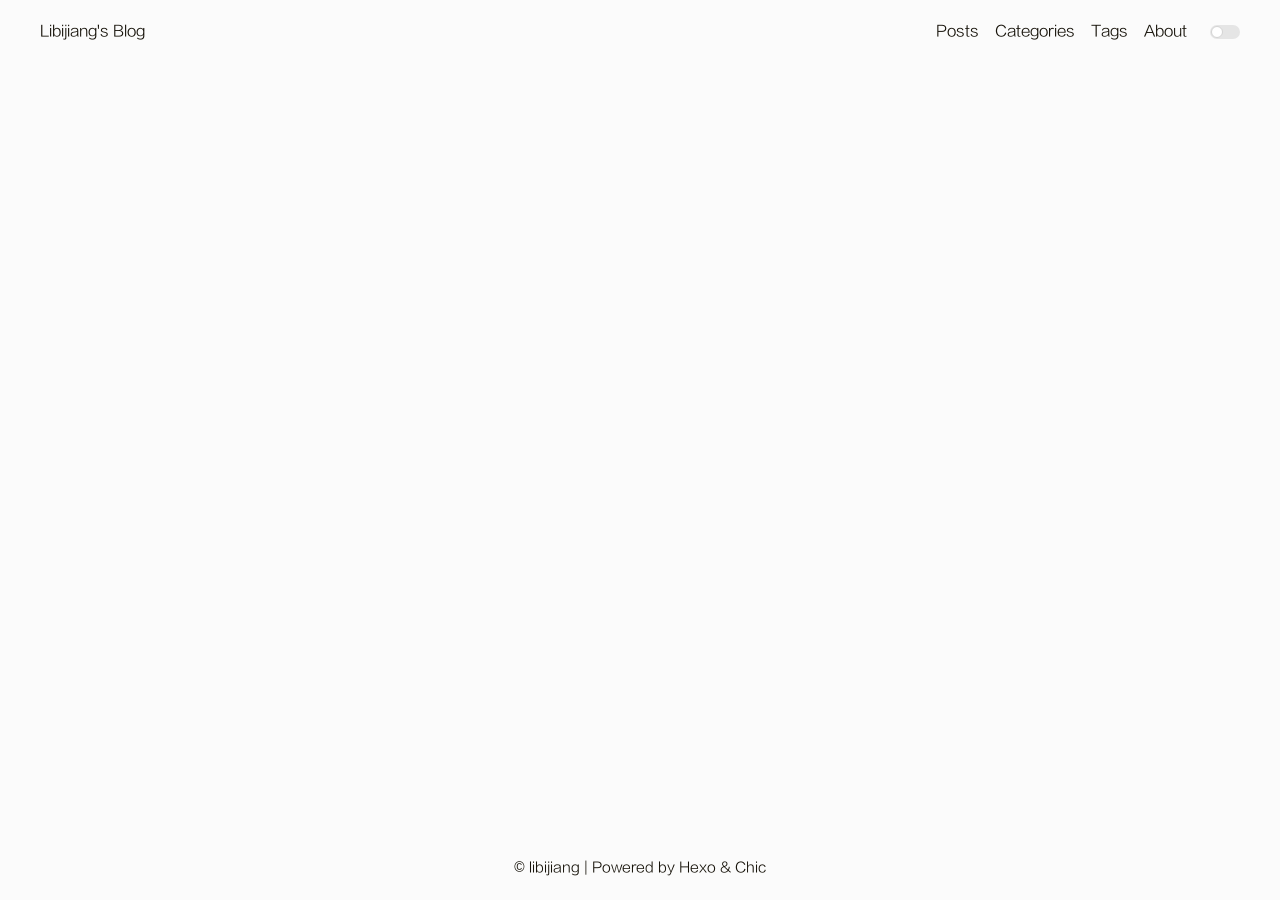
<file: about/index.html>
<!DOCTYPE html>
<html lang="zh-cn">

<head>
    <meta charset="UTF-8">
<meta name="viewport"
      content="width=device-width, initial-scale=1.0, maximum-scale=1.0, minimum-scale=1.0">
<meta http-equiv="X-UA-Compatible" content="ie=edge">

    <meta name="author" content="libijiang">



    <meta name="description" content="记录我的学习、生活、感悟">


    <meta name="keywords" content="投资组合管理">


<title>about | libijiang&#39;s blog</title>



    <link rel="icon" href="/favicon.ico">




    <!-- stylesheets list from _config.yml -->
    
    <link rel="stylesheet" href="/css/style.css">
    



    <!-- scripts list from _config.yml -->
    
    <script src="/js/script.js"></script>
    
    <script src="/js/tocbot.min.js"></script>
    



    
    
        
    


<meta name="generator" content="Hexo 7.3.0"></head>

<body>
    <script>
        // this function is used to check current theme before page loaded.
        (() => {
            const pagebody = document.getElementsByTagName('body')[0]

            function setTheme(status) {

                if (status === 'dark') {
                    window.sessionStorage.theme = 'dark'
                    pagebody.classList.add('dark-theme');

                } else if (status === 'light') {
                    window.sessionStorage.theme = 'light'
                    pagebody.classList.remove('dark-theme');
                }
            };

            setTheme(window.sessionStorage.theme)
        })();
    </script>

    <div class="wrapper">
        <header>
    <nav class="navbar">
        <div class="container">
            <div class="navbar-header header-logo"><a href="/">Libijiang&#39;s Blog</a></div>
            <div class="menu navbar-right">
                
                <a class="menu-item" href="/archives">Posts</a>
                
                <a class="menu-item" href="/category">Categories</a>
                
                <a class="menu-item" href="/tag">Tags</a>
                
                <a class="menu-item" href="/about">About</a>
                
                
                <input id="switch_default" type="checkbox" class="switch_default">
                <label for="switch_default" class="toggleBtn"></label>
            </div>
        </div>
    </nav>

    
    <nav class="navbar-mobile" id="nav-mobile">
        <div class="container">
            <div class="navbar-header">
                <div>
                    <a href="/">Libijiang&#39;s Blog</a><a id="mobile-toggle-theme">·&nbsp;Light</a>
                </div>
                <div class="menu-toggle" onclick="mobileBtn()">
                    <svg class="menu-icon" xmlns="http://www.w3.org/2000/svg" width="32" height="32" viewBox="0 0 24 24"><path fill="currentColor" d="M4.5 17.27q-.213 0-.356-.145T4 16.768t.144-.356t.356-.143h15q.213 0 .356.144q.144.144.144.357t-.144.356t-.356.143zm0-4.77q-.213 0-.356-.144T4 11.999t.144-.356t.356-.143h15q.213 0 .356.144t.144.357t-.144.356t-.356.143zm0-4.77q-.213 0-.356-.143Q4 7.443 4 7.23t.144-.356t.356-.143h15q.213 0 .356.144T20 7.23t-.144.356t-.356.144z"/></svg>
                    <svg class="close-icon" xmlns="http://www.w3.org/2000/svg" width="32" height="32" viewBox="0 0 24 24"><!-- Icon from Material Symbols Light by Google - https://github.com/google/material-design-icons/blob/master/LICENSE --><path fill="currentColor" d="m12 12.708l-5.246 5.246q-.14.14-.344.15t-.364-.15t-.16-.354t.16-.354L11.292 12L6.046 6.754q-.14-.14-.15-.344t.15-.364t.354-.16t.354.16L12 11.292l5.246-5.246q.14-.14.345-.15q.203-.01.363.15t.16.354t-.16.354L12.708 12l5.246 5.246q.14.14.15.345q.01.203-.15.363t-.354.16t-.354-.16z"/></svg>
                </div>
            </div>
            <div class="menu" id="mobile-menu">
                
                <a class="menu-item" href="/archives">Posts</a>
                
                <a class="menu-item" href="/category">Categories</a>
                
                <a class="menu-item" href="/tag">Tags</a>
                
                <a class="menu-item" href="/about">About</a>
                
            </div>
        </div>
    </nav>

</header>
<script>
    var mobileBtn = function f() {
        var toggleMenu = document.getElementsByClassName("menu-toggle")[0];
        var mobileMenu = document.getElementById("mobile-menu");
        if (toggleMenu.classList.contains("active")) {
            toggleMenu.classList.remove("active")
            mobileMenu.classList.remove("active")
        } else {
            toggleMenu.classList.add("active")
            mobileMenu.classList.add("active")
        }
    }
</script>
            <div class="main">
                <div class="container">
    <article class="post-wrap page">
        
        <section class="post-content">
            

        </section>
    </article>
</div>

            </div>
            <footer id="footer" class="footer">
    <div class="copyright">
        <span>© libijiang | Powered by <a href="https://hexo.io" target="_blank">Hexo</a> & <a href="https://github.com/Siricee/hexo-theme-Chic" target="_blank">Chic</a></span>
    </div>
</footer>

    </div>
</body>

</html>
</file>
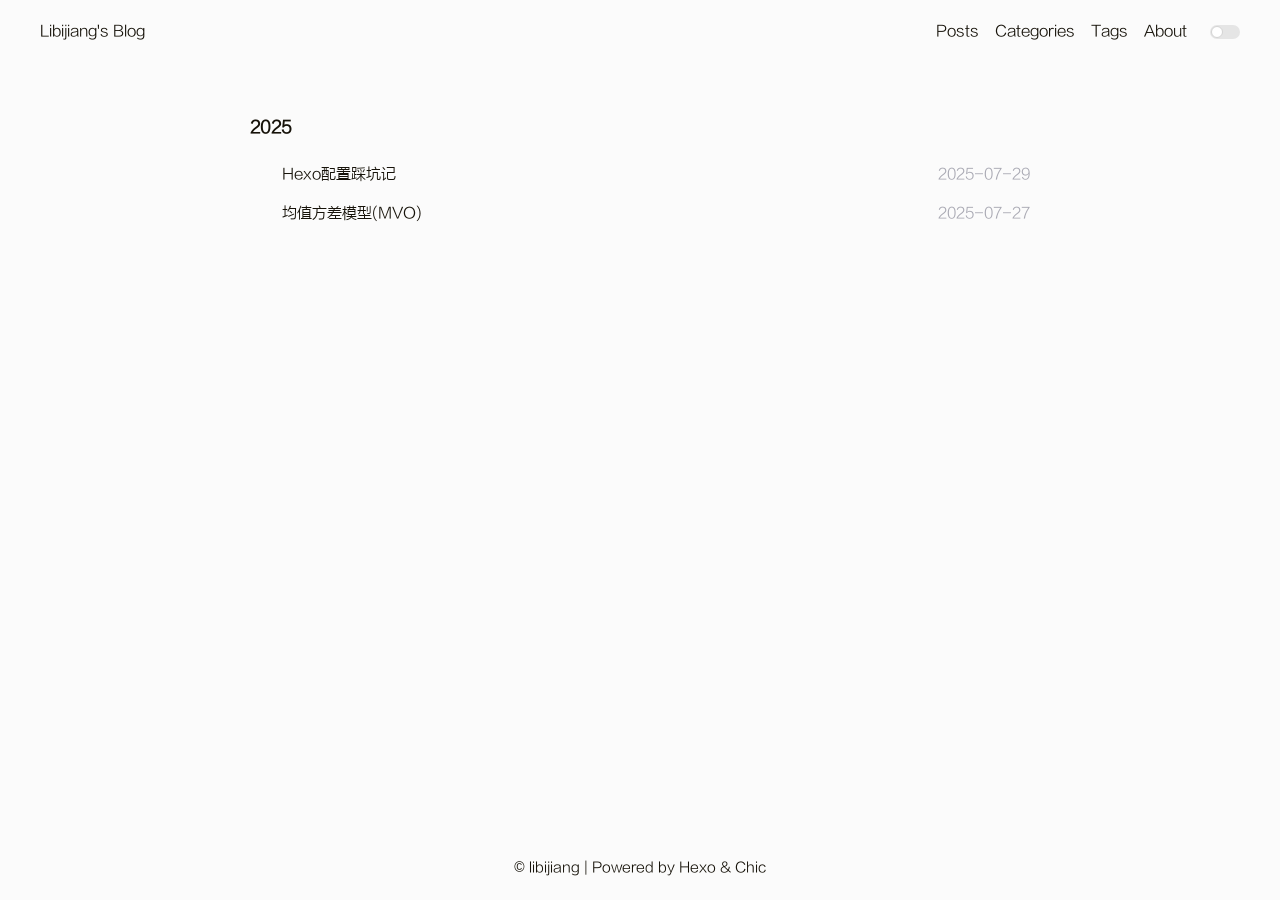
<file: archives/index.html>
<!DOCTYPE html>
<html lang="zh-cn">

<head>
    <meta charset="UTF-8">
<meta name="viewport"
      content="width=device-width, initial-scale=1.0, maximum-scale=1.0, minimum-scale=1.0">
<meta http-equiv="X-UA-Compatible" content="ie=edge">

    <meta name="author" content="libijiang">



    <meta name="description" content="记录我的学习、生活、感悟">


    <meta name="keywords" content="投资组合管理">


<title>Archives | libijiang&#39;s blog</title>



    <link rel="icon" href="/favicon.ico">




    <!-- stylesheets list from _config.yml -->
    
    <link rel="stylesheet" href="/css/style.css">
    



    <!-- scripts list from _config.yml -->
    
    <script src="/js/script.js"></script>
    
    <script src="/js/tocbot.min.js"></script>
    



    
    
        
    


<meta name="generator" content="Hexo 7.3.0"></head>

<body>
    <script>
        // this function is used to check current theme before page loaded.
        (() => {
            const pagebody = document.getElementsByTagName('body')[0]

            function setTheme(status) {

                if (status === 'dark') {
                    window.sessionStorage.theme = 'dark'
                    pagebody.classList.add('dark-theme');

                } else if (status === 'light') {
                    window.sessionStorage.theme = 'light'
                    pagebody.classList.remove('dark-theme');
                }
            };

            setTheme(window.sessionStorage.theme)
        })();
    </script>

    <div class="wrapper">
        <header>
    <nav class="navbar">
        <div class="container">
            <div class="navbar-header header-logo"><a href="/">Libijiang&#39;s Blog</a></div>
            <div class="menu navbar-right">
                
                <a class="menu-item" href="/archives">Posts</a>
                
                <a class="menu-item" href="/category">Categories</a>
                
                <a class="menu-item" href="/tag">Tags</a>
                
                <a class="menu-item" href="/about">About</a>
                
                
                <input id="switch_default" type="checkbox" class="switch_default">
                <label for="switch_default" class="toggleBtn"></label>
            </div>
        </div>
    </nav>

    
    <nav class="navbar-mobile" id="nav-mobile">
        <div class="container">
            <div class="navbar-header">
                <div>
                    <a href="/">Libijiang&#39;s Blog</a><a id="mobile-toggle-theme">·&nbsp;Light</a>
                </div>
                <div class="menu-toggle" onclick="mobileBtn()">
                    <svg class="menu-icon" xmlns="http://www.w3.org/2000/svg" width="32" height="32" viewBox="0 0 24 24"><path fill="currentColor" d="M4.5 17.27q-.213 0-.356-.145T4 16.768t.144-.356t.356-.143h15q.213 0 .356.144q.144.144.144.357t-.144.356t-.356.143zm0-4.77q-.213 0-.356-.144T4 11.999t.144-.356t.356-.143h15q.213 0 .356.144t.144.357t-.144.356t-.356.143zm0-4.77q-.213 0-.356-.143Q4 7.443 4 7.23t.144-.356t.356-.143h15q.213 0 .356.144T20 7.23t-.144.356t-.356.144z"/></svg>
                    <svg class="close-icon" xmlns="http://www.w3.org/2000/svg" width="32" height="32" viewBox="0 0 24 24"><!-- Icon from Material Symbols Light by Google - https://github.com/google/material-design-icons/blob/master/LICENSE --><path fill="currentColor" d="m12 12.708l-5.246 5.246q-.14.14-.344.15t-.364-.15t-.16-.354t.16-.354L11.292 12L6.046 6.754q-.14-.14-.15-.344t.15-.364t.354-.16t.354.16L12 11.292l5.246-5.246q.14-.14.345-.15q.203-.01.363.15t.16.354t-.16.354L12.708 12l5.246 5.246q.14.14.15.345q.01.203-.15.363t-.354.16t-.354-.16z"/></svg>
                </div>
            </div>
            <div class="menu" id="mobile-menu">
                
                <a class="menu-item" href="/archives">Posts</a>
                
                <a class="menu-item" href="/category">Categories</a>
                
                <a class="menu-item" href="/tag">Tags</a>
                
                <a class="menu-item" href="/about">About</a>
                
            </div>
        </div>
    </nav>

</header>
<script>
    var mobileBtn = function f() {
        var toggleMenu = document.getElementsByClassName("menu-toggle")[0];
        var mobileMenu = document.getElementById("mobile-menu");
        if (toggleMenu.classList.contains("active")) {
            toggleMenu.classList.remove("active")
            mobileMenu.classList.remove("active")
        } else {
            toggleMenu.classList.add("active")
            mobileMenu.classList.add("active")
        }
    }
</script>
            <div class="main">
                <div class="post-wrap archive">
    
    
        

        
            <h3>2025</h3>
        

        <article class="archive-item">
            <a class="archive-item-link" href="/2025/07/29/Hexo%E9%85%8D%E7%BD%AE%E8%B8%A9%E5%9D%91%E8%AE%B0/">Hexo配置踩坑记</a>
            <span class="archive-item-date">2025-07-29</span>
        </article>
    
        

        

        <article class="archive-item">
            <a class="archive-item-link" href="/2025/07/27/%E5%9D%87%E5%80%BC%E6%96%B9%E5%B7%AE%E6%A8%A1%E5%9E%8B/">均值方差模型(MVO)</a>
            <span class="archive-item-date">2025-07-27</span>
        </article>
    
    
</div>
            </div>
            <footer id="footer" class="footer">
    <div class="copyright">
        <span>© libijiang | Powered by <a href="https://hexo.io" target="_blank">Hexo</a> & <a href="https://github.com/Siricee/hexo-theme-Chic" target="_blank">Chic</a></span>
    </div>
</footer>

    </div>
</body>

</html>
</file>
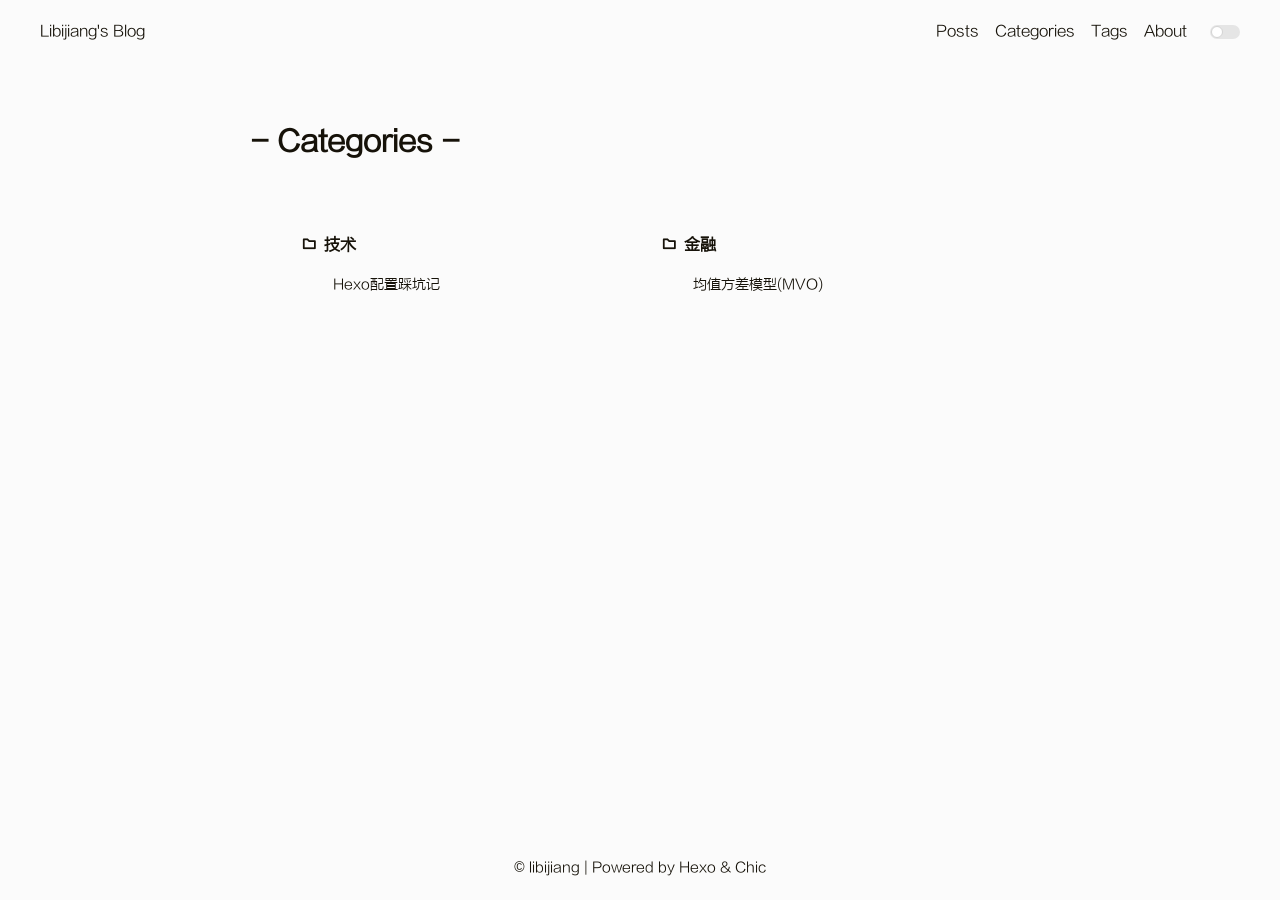
<file: category/index.html>
<!DOCTYPE html>
<html lang="zh-cn">

<head>
    <meta charset="UTF-8">
<meta name="viewport"
      content="width=device-width, initial-scale=1.0, maximum-scale=1.0, minimum-scale=1.0">
<meta http-equiv="X-UA-Compatible" content="ie=edge">

    <meta name="author" content="libijiang">



    <meta name="description" content="记录我的学习、生活、感悟">


    <meta name="keywords" content="投资组合管理">


<title>category | libijiang&#39;s blog</title>



    <link rel="icon" href="/favicon.ico">




    <!-- stylesheets list from _config.yml -->
    
    <link rel="stylesheet" href="/css/style.css">
    



    <!-- scripts list from _config.yml -->
    
    <script src="/js/script.js"></script>
    
    <script src="/js/tocbot.min.js"></script>
    



    
    
        
    


<meta name="generator" content="Hexo 7.3.0"></head>

<body>
    <script>
        // this function is used to check current theme before page loaded.
        (() => {
            const pagebody = document.getElementsByTagName('body')[0]

            function setTheme(status) {

                if (status === 'dark') {
                    window.sessionStorage.theme = 'dark'
                    pagebody.classList.add('dark-theme');

                } else if (status === 'light') {
                    window.sessionStorage.theme = 'light'
                    pagebody.classList.remove('dark-theme');
                }
            };

            setTheme(window.sessionStorage.theme)
        })();
    </script>

    <div class="wrapper">
        <header>
    <nav class="navbar">
        <div class="container">
            <div class="navbar-header header-logo"><a href="/">Libijiang&#39;s Blog</a></div>
            <div class="menu navbar-right">
                
                <a class="menu-item" href="/archives">Posts</a>
                
                <a class="menu-item" href="/category">Categories</a>
                
                <a class="menu-item" href="/tag">Tags</a>
                
                <a class="menu-item" href="/about">About</a>
                
                
                <input id="switch_default" type="checkbox" class="switch_default">
                <label for="switch_default" class="toggleBtn"></label>
            </div>
        </div>
    </nav>

    
    <nav class="navbar-mobile" id="nav-mobile">
        <div class="container">
            <div class="navbar-header">
                <div>
                    <a href="/">Libijiang&#39;s Blog</a><a id="mobile-toggle-theme">·&nbsp;Light</a>
                </div>
                <div class="menu-toggle" onclick="mobileBtn()">
                    <svg class="menu-icon" xmlns="http://www.w3.org/2000/svg" width="32" height="32" viewBox="0 0 24 24"><path fill="currentColor" d="M4.5 17.27q-.213 0-.356-.145T4 16.768t.144-.356t.356-.143h15q.213 0 .356.144q.144.144.144.357t-.144.356t-.356.143zm0-4.77q-.213 0-.356-.144T4 11.999t.144-.356t.356-.143h15q.213 0 .356.144t.144.357t-.144.356t-.356.143zm0-4.77q-.213 0-.356-.143Q4 7.443 4 7.23t.144-.356t.356-.143h15q.213 0 .356.144T20 7.23t-.144.356t-.356.144z"/></svg>
                    <svg class="close-icon" xmlns="http://www.w3.org/2000/svg" width="32" height="32" viewBox="0 0 24 24"><!-- Icon from Material Symbols Light by Google - https://github.com/google/material-design-icons/blob/master/LICENSE --><path fill="currentColor" d="m12 12.708l-5.246 5.246q-.14.14-.344.15t-.364-.15t-.16-.354t.16-.354L11.292 12L6.046 6.754q-.14-.14-.15-.344t.15-.364t.354-.16t.354.16L12 11.292l5.246-5.246q.14-.14.345-.15q.203-.01.363.15t.16.354t-.16.354L12.708 12l5.246 5.246q.14.14.15.345q.01.203-.15.363t-.354.16t-.354-.16z"/></svg>
                </div>
            </div>
            <div class="menu" id="mobile-menu">
                
                <a class="menu-item" href="/archives">Posts</a>
                
                <a class="menu-item" href="/category">Categories</a>
                
                <a class="menu-item" href="/tag">Tags</a>
                
                <a class="menu-item" href="/about">About</a>
                
            </div>
        </div>
    </nav>

</header>
<script>
    var mobileBtn = function f() {
        var toggleMenu = document.getElementsByClassName("menu-toggle")[0];
        var mobileMenu = document.getElementById("mobile-menu");
        if (toggleMenu.classList.contains("active")) {
            toggleMenu.classList.remove("active")
            mobileMenu.classList.remove("active")
        } else {
            toggleMenu.classList.add("active")
            mobileMenu.classList.add("active")
        }
    }
</script>
            <div class="main">
                



    <div class="container">
        <div class="post-wrap categories">
            <h2 class="post-title">-&nbsp;Categories&nbsp;-</h2>
            <div class="categories-card">
                
                    
                    <div class="card-item">
                        <div class="categories">
                            <a href="/categories/%E6%8A%80%E6%9C%AF/">
                                <h3>
                                    <i class="iconfont icon-category" style="padding-right:3px"></i>
                                    技术
                                </h3>
                            </a>
                            
                                
                                
                                    <article class="archive-item">
                                        <a class="archive-item-link"
                                           href="/2025/07/29/Hexo%E9%85%8D%E7%BD%AE%E8%B8%A9%E5%9D%91%E8%AE%B0/">Hexo配置踩坑记</a>
                                    </article>
                                
                            
                            
                        </div>
                    </div>
                
                    
                    <div class="card-item">
                        <div class="categories">
                            <a href="/categories/%E9%87%91%E8%9E%8D/">
                                <h3>
                                    <i class="iconfont icon-category" style="padding-right:3px"></i>
                                    金融
                                </h3>
                            </a>
                            
                                
                                
                                    <article class="archive-item">
                                        <a class="archive-item-link"
                                           href="/2025/07/27/%E5%9D%87%E5%80%BC%E6%96%B9%E5%B7%AE%E6%A8%A1%E5%9E%8B/">均值方差模型(MVO)</a>
                                    </article>
                                
                            
                            
                        </div>
                    </div>
                
            </div>

        </div>
    </div>

            </div>
            <footer id="footer" class="footer">
    <div class="copyright">
        <span>© libijiang | Powered by <a href="https://hexo.io" target="_blank">Hexo</a> & <a href="https://github.com/Siricee/hexo-theme-Chic" target="_blank">Chic</a></span>
    </div>
</footer>

    </div>
</body>

</html>
</file>
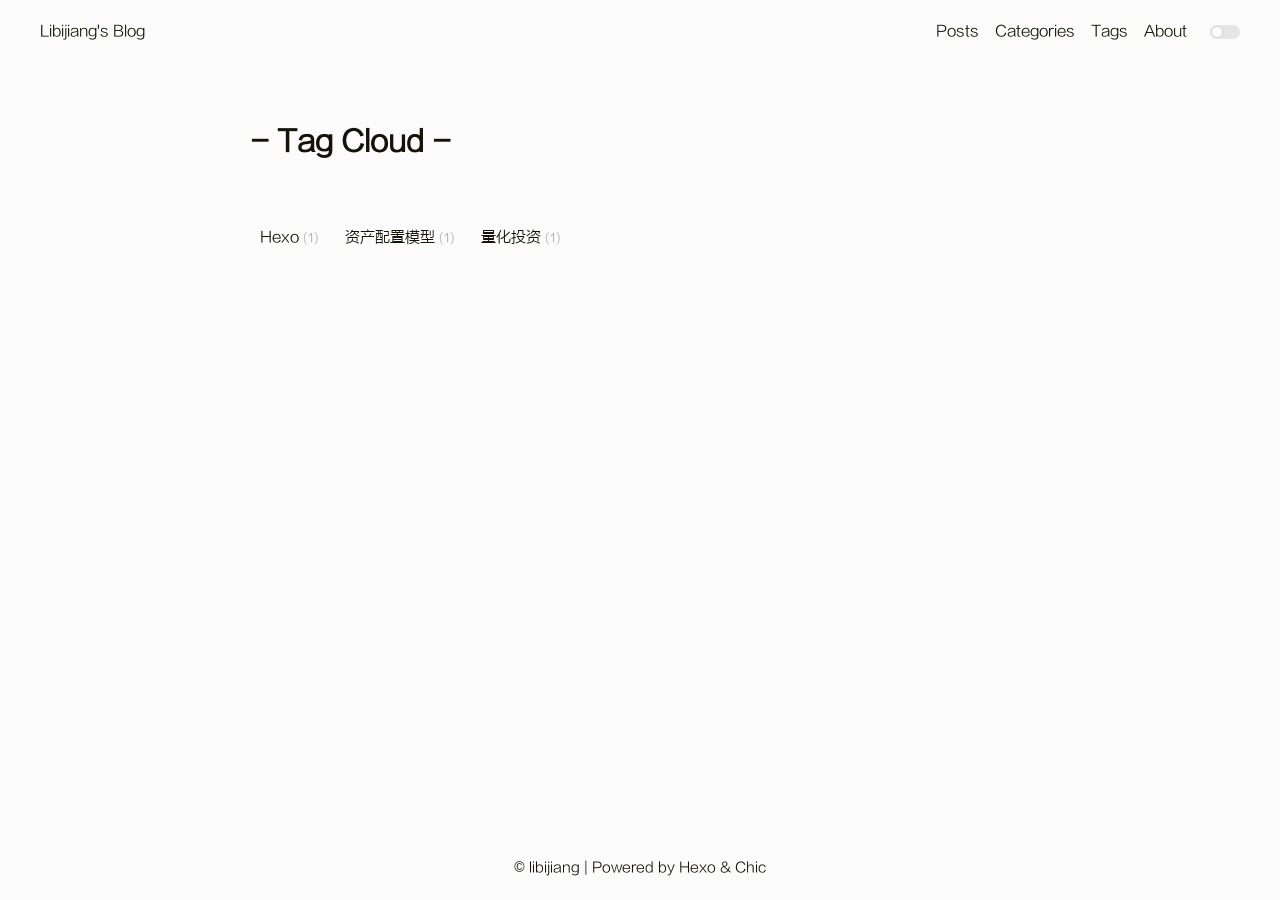
<file: tag/index.html>
<!DOCTYPE html>
<html lang="zh-cn">

<head>
    <meta charset="UTF-8">
<meta name="viewport"
      content="width=device-width, initial-scale=1.0, maximum-scale=1.0, minimum-scale=1.0">
<meta http-equiv="X-UA-Compatible" content="ie=edge">

    <meta name="author" content="libijiang">



    <meta name="description" content="记录我的学习、生活、感悟">


    <meta name="keywords" content="投资组合管理">


<title>tag | libijiang&#39;s blog</title>



    <link rel="icon" href="/favicon.ico">




    <!-- stylesheets list from _config.yml -->
    
    <link rel="stylesheet" href="/css/style.css">
    



    <!-- scripts list from _config.yml -->
    
    <script src="/js/script.js"></script>
    
    <script src="/js/tocbot.min.js"></script>
    



    
    
        
    


<meta name="generator" content="Hexo 7.3.0"></head>

<body>
    <script>
        // this function is used to check current theme before page loaded.
        (() => {
            const pagebody = document.getElementsByTagName('body')[0]

            function setTheme(status) {

                if (status === 'dark') {
                    window.sessionStorage.theme = 'dark'
                    pagebody.classList.add('dark-theme');

                } else if (status === 'light') {
                    window.sessionStorage.theme = 'light'
                    pagebody.classList.remove('dark-theme');
                }
            };

            setTheme(window.sessionStorage.theme)
        })();
    </script>

    <div class="wrapper">
        <header>
    <nav class="navbar">
        <div class="container">
            <div class="navbar-header header-logo"><a href="/">Libijiang&#39;s Blog</a></div>
            <div class="menu navbar-right">
                
                <a class="menu-item" href="/archives">Posts</a>
                
                <a class="menu-item" href="/category">Categories</a>
                
                <a class="menu-item" href="/tag">Tags</a>
                
                <a class="menu-item" href="/about">About</a>
                
                
                <input id="switch_default" type="checkbox" class="switch_default">
                <label for="switch_default" class="toggleBtn"></label>
            </div>
        </div>
    </nav>

    
    <nav class="navbar-mobile" id="nav-mobile">
        <div class="container">
            <div class="navbar-header">
                <div>
                    <a href="/">Libijiang&#39;s Blog</a><a id="mobile-toggle-theme">·&nbsp;Light</a>
                </div>
                <div class="menu-toggle" onclick="mobileBtn()">
                    <svg class="menu-icon" xmlns="http://www.w3.org/2000/svg" width="32" height="32" viewBox="0 0 24 24"><path fill="currentColor" d="M4.5 17.27q-.213 0-.356-.145T4 16.768t.144-.356t.356-.143h15q.213 0 .356.144q.144.144.144.357t-.144.356t-.356.143zm0-4.77q-.213 0-.356-.144T4 11.999t.144-.356t.356-.143h15q.213 0 .356.144t.144.357t-.144.356t-.356.143zm0-4.77q-.213 0-.356-.143Q4 7.443 4 7.23t.144-.356t.356-.143h15q.213 0 .356.144T20 7.23t-.144.356t-.356.144z"/></svg>
                    <svg class="close-icon" xmlns="http://www.w3.org/2000/svg" width="32" height="32" viewBox="0 0 24 24"><!-- Icon from Material Symbols Light by Google - https://github.com/google/material-design-icons/blob/master/LICENSE --><path fill="currentColor" d="m12 12.708l-5.246 5.246q-.14.14-.344.15t-.364-.15t-.16-.354t.16-.354L11.292 12L6.046 6.754q-.14-.14-.15-.344t.15-.364t.354-.16t.354.16L12 11.292l5.246-5.246q.14-.14.345-.15q.203-.01.363.15t.16.354t-.16.354L12.708 12l5.246 5.246q.14.14.15.345q.01.203-.15.363t-.354.16t-.354-.16z"/></svg>
                </div>
            </div>
            <div class="menu" id="mobile-menu">
                
                <a class="menu-item" href="/archives">Posts</a>
                
                <a class="menu-item" href="/category">Categories</a>
                
                <a class="menu-item" href="/tag">Tags</a>
                
                <a class="menu-item" href="/about">About</a>
                
            </div>
        </div>
    </nav>

</header>
<script>
    var mobileBtn = function f() {
        var toggleMenu = document.getElementsByClassName("menu-toggle")[0];
        var mobileMenu = document.getElementById("mobile-menu");
        if (toggleMenu.classList.contains("active")) {
            toggleMenu.classList.remove("active")
            mobileMenu.classList.remove("active")
        } else {
            toggleMenu.classList.add("active")
            mobileMenu.classList.add("active")
        }
    }
</script>
            <div class="main">
                

    <div class="container">
        <div class="post-wrap tags">
            <h2 class="post-title">-&nbsp;Tag Cloud&nbsp;-</h2>

            <div class="tag-cloud-tags">
                
                    <a href="/tags/Hexo/">Hexo<small>(1)</small></a>
                
                    <a href="/tags/%E8%B5%84%E4%BA%A7%E9%85%8D%E7%BD%AE%E6%A8%A1%E5%9E%8B/">资产配置模型<small>(1)</small></a>
                
                    <a href="/tags/%E9%87%8F%E5%8C%96%E6%8A%95%E8%B5%84/">量化投资<small>(1)</small></a>
                
            </div>
        </div>
    </div>


            </div>
            <footer id="footer" class="footer">
    <div class="copyright">
        <span>© libijiang | Powered by <a href="https://hexo.io" target="_blank">Hexo</a> & <a href="https://github.com/Siricee/hexo-theme-Chic" target="_blank">Chic</a></span>
    </div>
</footer>

    </div>
</body>

</html>
</file>
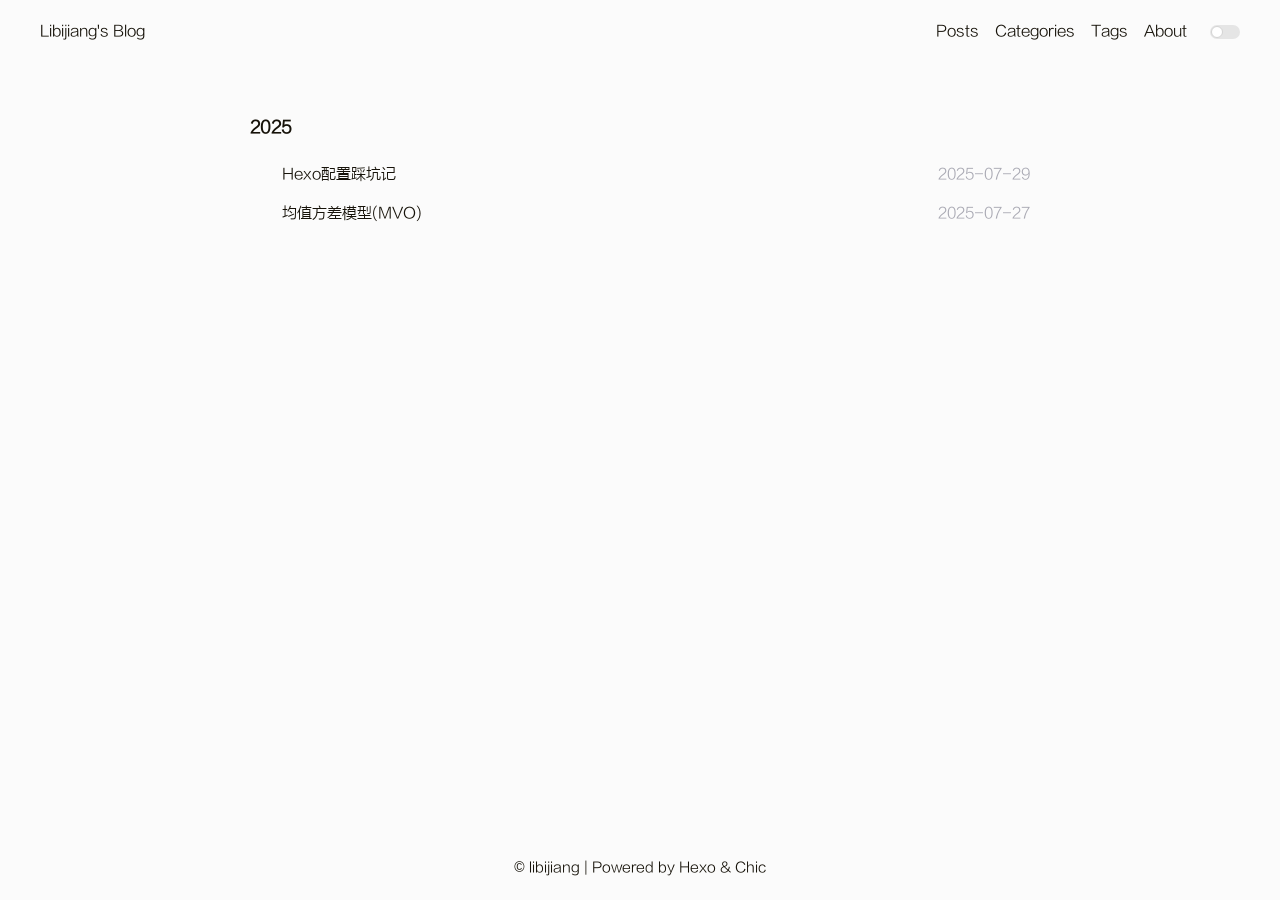
<file: archives/2025/index.html>
<!DOCTYPE html>
<html lang="zh-cn">

<head>
    <meta charset="UTF-8">
<meta name="viewport"
      content="width=device-width, initial-scale=1.0, maximum-scale=1.0, minimum-scale=1.0">
<meta http-equiv="X-UA-Compatible" content="ie=edge">

    <meta name="author" content="libijiang">



    <meta name="description" content="记录我的学习、生活、感悟">


    <meta name="keywords" content="投资组合管理">


<title>Archives: 2025 | libijiang&#39;s blog</title>



    <link rel="icon" href="/favicon.ico">




    <!-- stylesheets list from _config.yml -->
    
    <link rel="stylesheet" href="/css/style.css">
    



    <!-- scripts list from _config.yml -->
    
    <script src="/js/script.js"></script>
    
    <script src="/js/tocbot.min.js"></script>
    



    
    
        
    


<meta name="generator" content="Hexo 7.3.0"></head>

<body>
    <script>
        // this function is used to check current theme before page loaded.
        (() => {
            const pagebody = document.getElementsByTagName('body')[0]

            function setTheme(status) {

                if (status === 'dark') {
                    window.sessionStorage.theme = 'dark'
                    pagebody.classList.add('dark-theme');

                } else if (status === 'light') {
                    window.sessionStorage.theme = 'light'
                    pagebody.classList.remove('dark-theme');
                }
            };

            setTheme(window.sessionStorage.theme)
        })();
    </script>

    <div class="wrapper">
        <header>
    <nav class="navbar">
        <div class="container">
            <div class="navbar-header header-logo"><a href="/">Libijiang&#39;s Blog</a></div>
            <div class="menu navbar-right">
                
                <a class="menu-item" href="/archives">Posts</a>
                
                <a class="menu-item" href="/category">Categories</a>
                
                <a class="menu-item" href="/tag">Tags</a>
                
                <a class="menu-item" href="/about">About</a>
                
                
                <input id="switch_default" type="checkbox" class="switch_default">
                <label for="switch_default" class="toggleBtn"></label>
            </div>
        </div>
    </nav>

    
    <nav class="navbar-mobile" id="nav-mobile">
        <div class="container">
            <div class="navbar-header">
                <div>
                    <a href="/">Libijiang&#39;s Blog</a><a id="mobile-toggle-theme">·&nbsp;Light</a>
                </div>
                <div class="menu-toggle" onclick="mobileBtn()">
                    <svg class="menu-icon" xmlns="http://www.w3.org/2000/svg" width="32" height="32" viewBox="0 0 24 24"><path fill="currentColor" d="M4.5 17.27q-.213 0-.356-.145T4 16.768t.144-.356t.356-.143h15q.213 0 .356.144q.144.144.144.357t-.144.356t-.356.143zm0-4.77q-.213 0-.356-.144T4 11.999t.144-.356t.356-.143h15q.213 0 .356.144t.144.357t-.144.356t-.356.143zm0-4.77q-.213 0-.356-.143Q4 7.443 4 7.23t.144-.356t.356-.143h15q.213 0 .356.144T20 7.23t-.144.356t-.356.144z"/></svg>
                    <svg class="close-icon" xmlns="http://www.w3.org/2000/svg" width="32" height="32" viewBox="0 0 24 24"><!-- Icon from Material Symbols Light by Google - https://github.com/google/material-design-icons/blob/master/LICENSE --><path fill="currentColor" d="m12 12.708l-5.246 5.246q-.14.14-.344.15t-.364-.15t-.16-.354t.16-.354L11.292 12L6.046 6.754q-.14-.14-.15-.344t.15-.364t.354-.16t.354.16L12 11.292l5.246-5.246q.14-.14.345-.15q.203-.01.363.15t.16.354t-.16.354L12.708 12l5.246 5.246q.14.14.15.345q.01.203-.15.363t-.354.16t-.354-.16z"/></svg>
                </div>
            </div>
            <div class="menu" id="mobile-menu">
                
                <a class="menu-item" href="/archives">Posts</a>
                
                <a class="menu-item" href="/category">Categories</a>
                
                <a class="menu-item" href="/tag">Tags</a>
                
                <a class="menu-item" href="/about">About</a>
                
            </div>
        </div>
    </nav>

</header>
<script>
    var mobileBtn = function f() {
        var toggleMenu = document.getElementsByClassName("menu-toggle")[0];
        var mobileMenu = document.getElementById("mobile-menu");
        if (toggleMenu.classList.contains("active")) {
            toggleMenu.classList.remove("active")
            mobileMenu.classList.remove("active")
        } else {
            toggleMenu.classList.add("active")
            mobileMenu.classList.add("active")
        }
    }
</script>
            <div class="main">
                <div class="post-wrap archive">
    
    
        

        
            <h3>2025</h3>
        

        <article class="archive-item">
            <a class="archive-item-link" href="/2025/07/29/Hexo%E9%85%8D%E7%BD%AE%E8%B8%A9%E5%9D%91%E8%AE%B0/">Hexo配置踩坑记</a>
            <span class="archive-item-date">2025-07-29</span>
        </article>
    
        

        

        <article class="archive-item">
            <a class="archive-item-link" href="/2025/07/27/%E5%9D%87%E5%80%BC%E6%96%B9%E5%B7%AE%E6%A8%A1%E5%9E%8B/">均值方差模型(MVO)</a>
            <span class="archive-item-date">2025-07-27</span>
        </article>
    
    
</div>
            </div>
            <footer id="footer" class="footer">
    <div class="copyright">
        <span>© libijiang | Powered by <a href="https://hexo.io" target="_blank">Hexo</a> & <a href="https://github.com/Siricee/hexo-theme-Chic" target="_blank">Chic</a></span>
    </div>
</footer>

    </div>
</body>

</html>
</file>
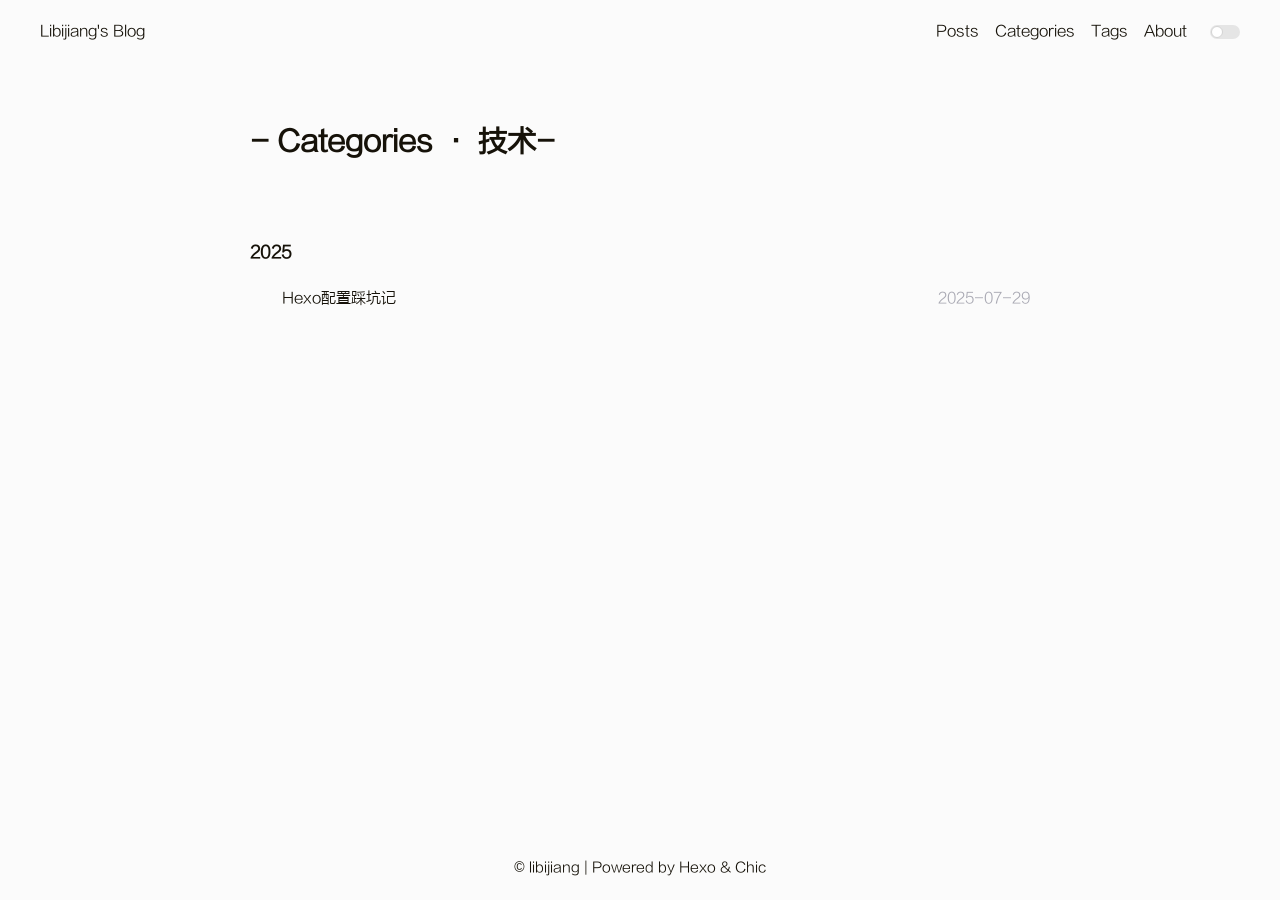
<file: categories/技术/index.html>
<!DOCTYPE html>
<html lang="zh-cn">

<head>
    <meta charset="UTF-8">
<meta name="viewport"
      content="width=device-width, initial-scale=1.0, maximum-scale=1.0, minimum-scale=1.0">
<meta http-equiv="X-UA-Compatible" content="ie=edge">

    <meta name="author" content="libijiang">



    <meta name="description" content="记录我的学习、生活、感悟">


    <meta name="keywords" content="投资组合管理">


<title>Category: 技术 | libijiang&#39;s blog</title>



    <link rel="icon" href="/favicon.ico">




    <!-- stylesheets list from _config.yml -->
    
    <link rel="stylesheet" href="/css/style.css">
    



    <!-- scripts list from _config.yml -->
    
    <script src="/js/script.js"></script>
    
    <script src="/js/tocbot.min.js"></script>
    



    
    
        
    


<meta name="generator" content="Hexo 7.3.0"></head>

<body>
    <script>
        // this function is used to check current theme before page loaded.
        (() => {
            const pagebody = document.getElementsByTagName('body')[0]

            function setTheme(status) {

                if (status === 'dark') {
                    window.sessionStorage.theme = 'dark'
                    pagebody.classList.add('dark-theme');

                } else if (status === 'light') {
                    window.sessionStorage.theme = 'light'
                    pagebody.classList.remove('dark-theme');
                }
            };

            setTheme(window.sessionStorage.theme)
        })();
    </script>

    <div class="wrapper">
        <header>
    <nav class="navbar">
        <div class="container">
            <div class="navbar-header header-logo"><a href="/">Libijiang&#39;s Blog</a></div>
            <div class="menu navbar-right">
                
                <a class="menu-item" href="/archives">Posts</a>
                
                <a class="menu-item" href="/category">Categories</a>
                
                <a class="menu-item" href="/tag">Tags</a>
                
                <a class="menu-item" href="/about">About</a>
                
                
                <input id="switch_default" type="checkbox" class="switch_default">
                <label for="switch_default" class="toggleBtn"></label>
            </div>
        </div>
    </nav>

    
    <nav class="navbar-mobile" id="nav-mobile">
        <div class="container">
            <div class="navbar-header">
                <div>
                    <a href="/">Libijiang&#39;s Blog</a><a id="mobile-toggle-theme">·&nbsp;Light</a>
                </div>
                <div class="menu-toggle" onclick="mobileBtn()">
                    <svg class="menu-icon" xmlns="http://www.w3.org/2000/svg" width="32" height="32" viewBox="0 0 24 24"><path fill="currentColor" d="M4.5 17.27q-.213 0-.356-.145T4 16.768t.144-.356t.356-.143h15q.213 0 .356.144q.144.144.144.357t-.144.356t-.356.143zm0-4.77q-.213 0-.356-.144T4 11.999t.144-.356t.356-.143h15q.213 0 .356.144t.144.357t-.144.356t-.356.143zm0-4.77q-.213 0-.356-.143Q4 7.443 4 7.23t.144-.356t.356-.143h15q.213 0 .356.144T20 7.23t-.144.356t-.356.144z"/></svg>
                    <svg class="close-icon" xmlns="http://www.w3.org/2000/svg" width="32" height="32" viewBox="0 0 24 24"><!-- Icon from Material Symbols Light by Google - https://github.com/google/material-design-icons/blob/master/LICENSE --><path fill="currentColor" d="m12 12.708l-5.246 5.246q-.14.14-.344.15t-.364-.15t-.16-.354t.16-.354L11.292 12L6.046 6.754q-.14-.14-.15-.344t.15-.364t.354-.16t.354.16L12 11.292l5.246-5.246q.14-.14.345-.15q.203-.01.363.15t.16.354t-.16.354L12.708 12l5.246 5.246q.14.14.15.345q.01.203-.15.363t-.354.16t-.354-.16z"/></svg>
                </div>
            </div>
            <div class="menu" id="mobile-menu">
                
                <a class="menu-item" href="/archives">Posts</a>
                
                <a class="menu-item" href="/category">Categories</a>
                
                <a class="menu-item" href="/tag">Tags</a>
                
                <a class="menu-item" href="/about">About</a>
                
            </div>
        </div>
    </nav>

</header>
<script>
    var mobileBtn = function f() {
        var toggleMenu = document.getElementsByClassName("menu-toggle")[0];
        var mobileMenu = document.getElementById("mobile-menu");
        if (toggleMenu.classList.contains("active")) {
            toggleMenu.classList.remove("active")
            mobileMenu.classList.remove("active")
        } else {
            toggleMenu.classList.add("active")
            mobileMenu.classList.add("active")
        }
    }
</script>
            <div class="main">
                


    
<div class="container">
    <div class="post-wrap categories">
        <h2 class="post-title">-&nbsp;Categories&nbsp;·&nbsp;技术-</h2>
    </div>
    <div class="post-wrap archive">
    
    
        

        
            <h3>2025</h3>
        

        <article class="archive-item">
            <a class="archive-item-link" href="/2025/07/29/Hexo%E9%85%8D%E7%BD%AE%E8%B8%A9%E5%9D%91%E8%AE%B0/">Hexo配置踩坑记</a>
            <span class="archive-item-date">2025-07-29</span>
        </article>
    
    
</div>
</div>

            </div>
            <footer id="footer" class="footer">
    <div class="copyright">
        <span>© libijiang | Powered by <a href="https://hexo.io" target="_blank">Hexo</a> & <a href="https://github.com/Siricee/hexo-theme-Chic" target="_blank">Chic</a></span>
    </div>
</footer>

    </div>
</body>

</html>
</file>
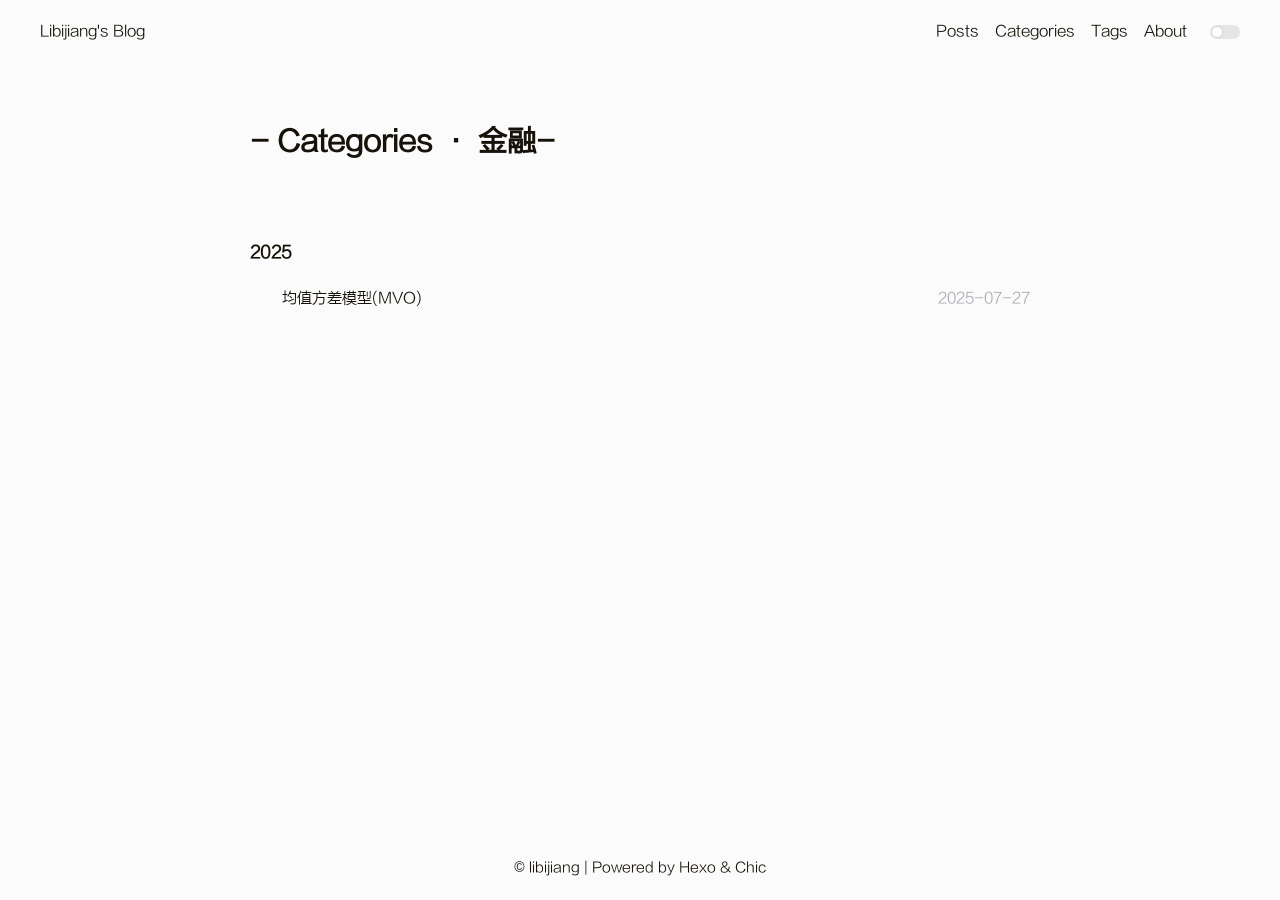
<file: categories/金融/index.html>
<!DOCTYPE html>
<html lang="zh-cn">

<head>
    <meta charset="UTF-8">
<meta name="viewport"
      content="width=device-width, initial-scale=1.0, maximum-scale=1.0, minimum-scale=1.0">
<meta http-equiv="X-UA-Compatible" content="ie=edge">

    <meta name="author" content="libijiang">



    <meta name="description" content="记录我的学习、生活、感悟">


    <meta name="keywords" content="投资组合管理">


<title>Category: 金融 | libijiang&#39;s blog</title>



    <link rel="icon" href="/favicon.ico">




    <!-- stylesheets list from _config.yml -->
    
    <link rel="stylesheet" href="/css/style.css">
    



    <!-- scripts list from _config.yml -->
    
    <script src="/js/script.js"></script>
    
    <script src="/js/tocbot.min.js"></script>
    



    
    
        
    


<meta name="generator" content="Hexo 7.3.0"></head>

<body>
    <script>
        // this function is used to check current theme before page loaded.
        (() => {
            const pagebody = document.getElementsByTagName('body')[0]

            function setTheme(status) {

                if (status === 'dark') {
                    window.sessionStorage.theme = 'dark'
                    pagebody.classList.add('dark-theme');

                } else if (status === 'light') {
                    window.sessionStorage.theme = 'light'
                    pagebody.classList.remove('dark-theme');
                }
            };

            setTheme(window.sessionStorage.theme)
        })();
    </script>

    <div class="wrapper">
        <header>
    <nav class="navbar">
        <div class="container">
            <div class="navbar-header header-logo"><a href="/">Libijiang&#39;s Blog</a></div>
            <div class="menu navbar-right">
                
                <a class="menu-item" href="/archives">Posts</a>
                
                <a class="menu-item" href="/category">Categories</a>
                
                <a class="menu-item" href="/tag">Tags</a>
                
                <a class="menu-item" href="/about">About</a>
                
                
                <input id="switch_default" type="checkbox" class="switch_default">
                <label for="switch_default" class="toggleBtn"></label>
            </div>
        </div>
    </nav>

    
    <nav class="navbar-mobile" id="nav-mobile">
        <div class="container">
            <div class="navbar-header">
                <div>
                    <a href="/">Libijiang&#39;s Blog</a><a id="mobile-toggle-theme">·&nbsp;Light</a>
                </div>
                <div class="menu-toggle" onclick="mobileBtn()">
                    <svg class="menu-icon" xmlns="http://www.w3.org/2000/svg" width="32" height="32" viewBox="0 0 24 24"><path fill="currentColor" d="M4.5 17.27q-.213 0-.356-.145T4 16.768t.144-.356t.356-.143h15q.213 0 .356.144q.144.144.144.357t-.144.356t-.356.143zm0-4.77q-.213 0-.356-.144T4 11.999t.144-.356t.356-.143h15q.213 0 .356.144t.144.357t-.144.356t-.356.143zm0-4.77q-.213 0-.356-.143Q4 7.443 4 7.23t.144-.356t.356-.143h15q.213 0 .356.144T20 7.23t-.144.356t-.356.144z"/></svg>
                    <svg class="close-icon" xmlns="http://www.w3.org/2000/svg" width="32" height="32" viewBox="0 0 24 24"><!-- Icon from Material Symbols Light by Google - https://github.com/google/material-design-icons/blob/master/LICENSE --><path fill="currentColor" d="m12 12.708l-5.246 5.246q-.14.14-.344.15t-.364-.15t-.16-.354t.16-.354L11.292 12L6.046 6.754q-.14-.14-.15-.344t.15-.364t.354-.16t.354.16L12 11.292l5.246-5.246q.14-.14.345-.15q.203-.01.363.15t.16.354t-.16.354L12.708 12l5.246 5.246q.14.14.15.345q.01.203-.15.363t-.354.16t-.354-.16z"/></svg>
                </div>
            </div>
            <div class="menu" id="mobile-menu">
                
                <a class="menu-item" href="/archives">Posts</a>
                
                <a class="menu-item" href="/category">Categories</a>
                
                <a class="menu-item" href="/tag">Tags</a>
                
                <a class="menu-item" href="/about">About</a>
                
            </div>
        </div>
    </nav>

</header>
<script>
    var mobileBtn = function f() {
        var toggleMenu = document.getElementsByClassName("menu-toggle")[0];
        var mobileMenu = document.getElementById("mobile-menu");
        if (toggleMenu.classList.contains("active")) {
            toggleMenu.classList.remove("active")
            mobileMenu.classList.remove("active")
        } else {
            toggleMenu.classList.add("active")
            mobileMenu.classList.add("active")
        }
    }
</script>
            <div class="main">
                


    
<div class="container">
    <div class="post-wrap categories">
        <h2 class="post-title">-&nbsp;Categories&nbsp;·&nbsp;金融-</h2>
    </div>
    <div class="post-wrap archive">
    
    
        

        
            <h3>2025</h3>
        

        <article class="archive-item">
            <a class="archive-item-link" href="/2025/07/27/%E5%9D%87%E5%80%BC%E6%96%B9%E5%B7%AE%E6%A8%A1%E5%9E%8B/">均值方差模型(MVO)</a>
            <span class="archive-item-date">2025-07-27</span>
        </article>
    
    
</div>
</div>

            </div>
            <footer id="footer" class="footer">
    <div class="copyright">
        <span>© libijiang | Powered by <a href="https://hexo.io" target="_blank">Hexo</a> & <a href="https://github.com/Siricee/hexo-theme-Chic" target="_blank">Chic</a></span>
    </div>
</footer>

    </div>
</body>

</html>
</file>
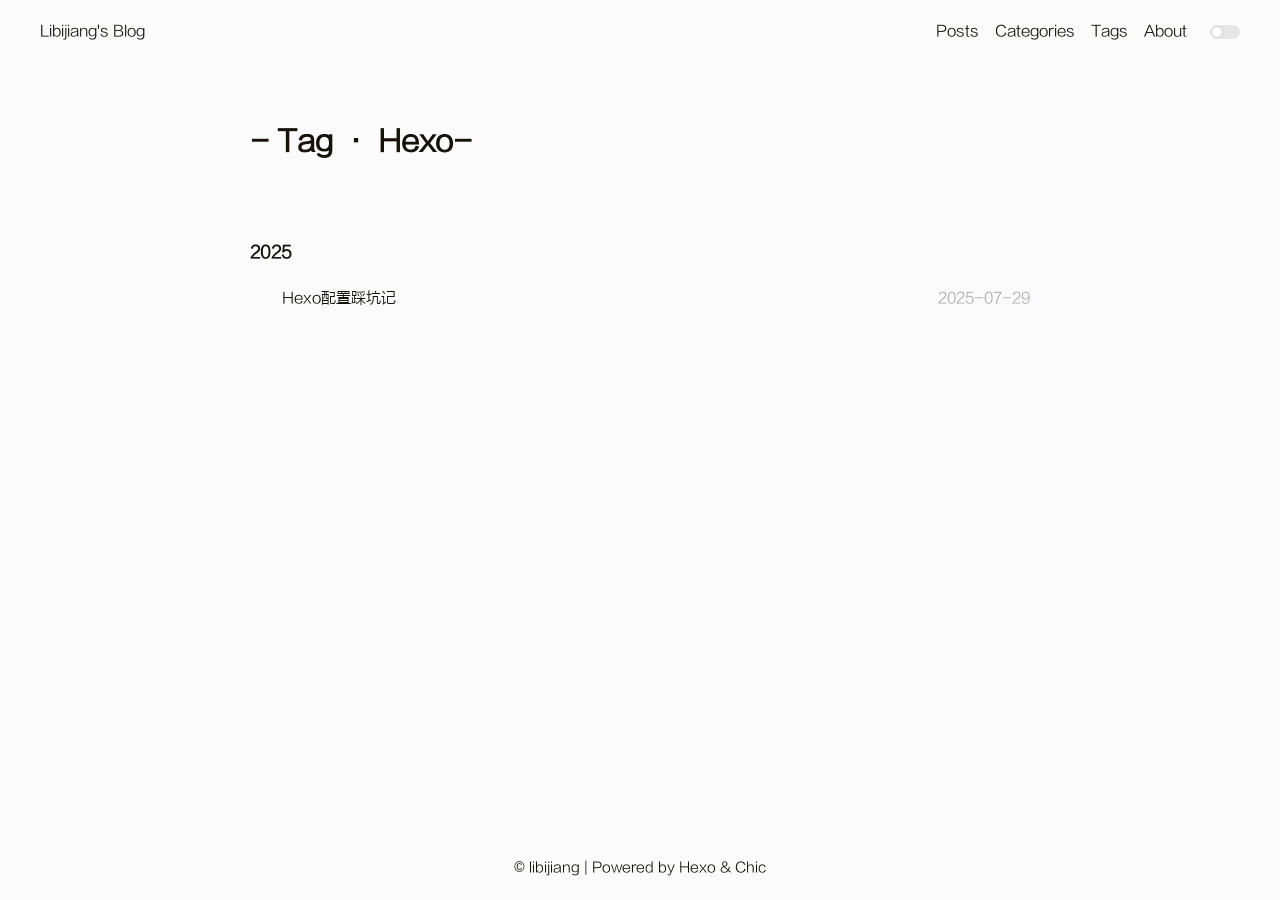
<file: tags/Hexo/index.html>
<!DOCTYPE html>
<html lang="zh-cn">

<head>
    <meta charset="UTF-8">
<meta name="viewport"
      content="width=device-width, initial-scale=1.0, maximum-scale=1.0, minimum-scale=1.0">
<meta http-equiv="X-UA-Compatible" content="ie=edge">

    <meta name="author" content="libijiang">



    <meta name="description" content="记录我的学习、生活、感悟">


    <meta name="keywords" content="投资组合管理">


<title>Tag: Hexo | libijiang&#39;s blog</title>



    <link rel="icon" href="/favicon.ico">




    <!-- stylesheets list from _config.yml -->
    
    <link rel="stylesheet" href="/css/style.css">
    



    <!-- scripts list from _config.yml -->
    
    <script src="/js/script.js"></script>
    
    <script src="/js/tocbot.min.js"></script>
    



    
    
        
    


<meta name="generator" content="Hexo 7.3.0"></head>

<body>
    <script>
        // this function is used to check current theme before page loaded.
        (() => {
            const pagebody = document.getElementsByTagName('body')[0]

            function setTheme(status) {

                if (status === 'dark') {
                    window.sessionStorage.theme = 'dark'
                    pagebody.classList.add('dark-theme');

                } else if (status === 'light') {
                    window.sessionStorage.theme = 'light'
                    pagebody.classList.remove('dark-theme');
                }
            };

            setTheme(window.sessionStorage.theme)
        })();
    </script>

    <div class="wrapper">
        <header>
    <nav class="navbar">
        <div class="container">
            <div class="navbar-header header-logo"><a href="/">Libijiang&#39;s Blog</a></div>
            <div class="menu navbar-right">
                
                <a class="menu-item" href="/archives">Posts</a>
                
                <a class="menu-item" href="/category">Categories</a>
                
                <a class="menu-item" href="/tag">Tags</a>
                
                <a class="menu-item" href="/about">About</a>
                
                
                <input id="switch_default" type="checkbox" class="switch_default">
                <label for="switch_default" class="toggleBtn"></label>
            </div>
        </div>
    </nav>

    
    <nav class="navbar-mobile" id="nav-mobile">
        <div class="container">
            <div class="navbar-header">
                <div>
                    <a href="/">Libijiang&#39;s Blog</a><a id="mobile-toggle-theme">·&nbsp;Light</a>
                </div>
                <div class="menu-toggle" onclick="mobileBtn()">
                    <svg class="menu-icon" xmlns="http://www.w3.org/2000/svg" width="32" height="32" viewBox="0 0 24 24"><path fill="currentColor" d="M4.5 17.27q-.213 0-.356-.145T4 16.768t.144-.356t.356-.143h15q.213 0 .356.144q.144.144.144.357t-.144.356t-.356.143zm0-4.77q-.213 0-.356-.144T4 11.999t.144-.356t.356-.143h15q.213 0 .356.144t.144.357t-.144.356t-.356.143zm0-4.77q-.213 0-.356-.143Q4 7.443 4 7.23t.144-.356t.356-.143h15q.213 0 .356.144T20 7.23t-.144.356t-.356.144z"/></svg>
                    <svg class="close-icon" xmlns="http://www.w3.org/2000/svg" width="32" height="32" viewBox="0 0 24 24"><!-- Icon from Material Symbols Light by Google - https://github.com/google/material-design-icons/blob/master/LICENSE --><path fill="currentColor" d="m12 12.708l-5.246 5.246q-.14.14-.344.15t-.364-.15t-.16-.354t.16-.354L11.292 12L6.046 6.754q-.14-.14-.15-.344t.15-.364t.354-.16t.354.16L12 11.292l5.246-5.246q.14-.14.345-.15q.203-.01.363.15t.16.354t-.16.354L12.708 12l5.246 5.246q.14.14.15.345q.01.203-.15.363t-.354.16t-.354-.16z"/></svg>
                </div>
            </div>
            <div class="menu" id="mobile-menu">
                
                <a class="menu-item" href="/archives">Posts</a>
                
                <a class="menu-item" href="/category">Categories</a>
                
                <a class="menu-item" href="/tag">Tags</a>
                
                <a class="menu-item" href="/about">About</a>
                
            </div>
        </div>
    </nav>

</header>
<script>
    var mobileBtn = function f() {
        var toggleMenu = document.getElementsByClassName("menu-toggle")[0];
        var mobileMenu = document.getElementById("mobile-menu");
        if (toggleMenu.classList.contains("active")) {
            toggleMenu.classList.remove("active")
            mobileMenu.classList.remove("active")
        } else {
            toggleMenu.classList.add("active")
            mobileMenu.classList.add("active")
        }
    }
</script>
            <div class="main">
                

    
<div class="container">
    <div class="post-wrap tags">
        <h2 class="post-title">-&nbsp;Tag&nbsp;·&nbsp;Hexo-</h2>
    </div>
    <div class="post-wrap archive">
    
    
        

        
            <h3>2025</h3>
        

        <article class="archive-item">
            <a class="archive-item-link" href="/2025/07/29/Hexo%E9%85%8D%E7%BD%AE%E8%B8%A9%E5%9D%91%E8%AE%B0/">Hexo配置踩坑记</a>
            <span class="archive-item-date">2025-07-29</span>
        </article>
    
    
</div>
</div>

            </div>
            <footer id="footer" class="footer">
    <div class="copyright">
        <span>© libijiang | Powered by <a href="https://hexo.io" target="_blank">Hexo</a> & <a href="https://github.com/Siricee/hexo-theme-Chic" target="_blank">Chic</a></span>
    </div>
</footer>

    </div>
</body>

</html>
</file>
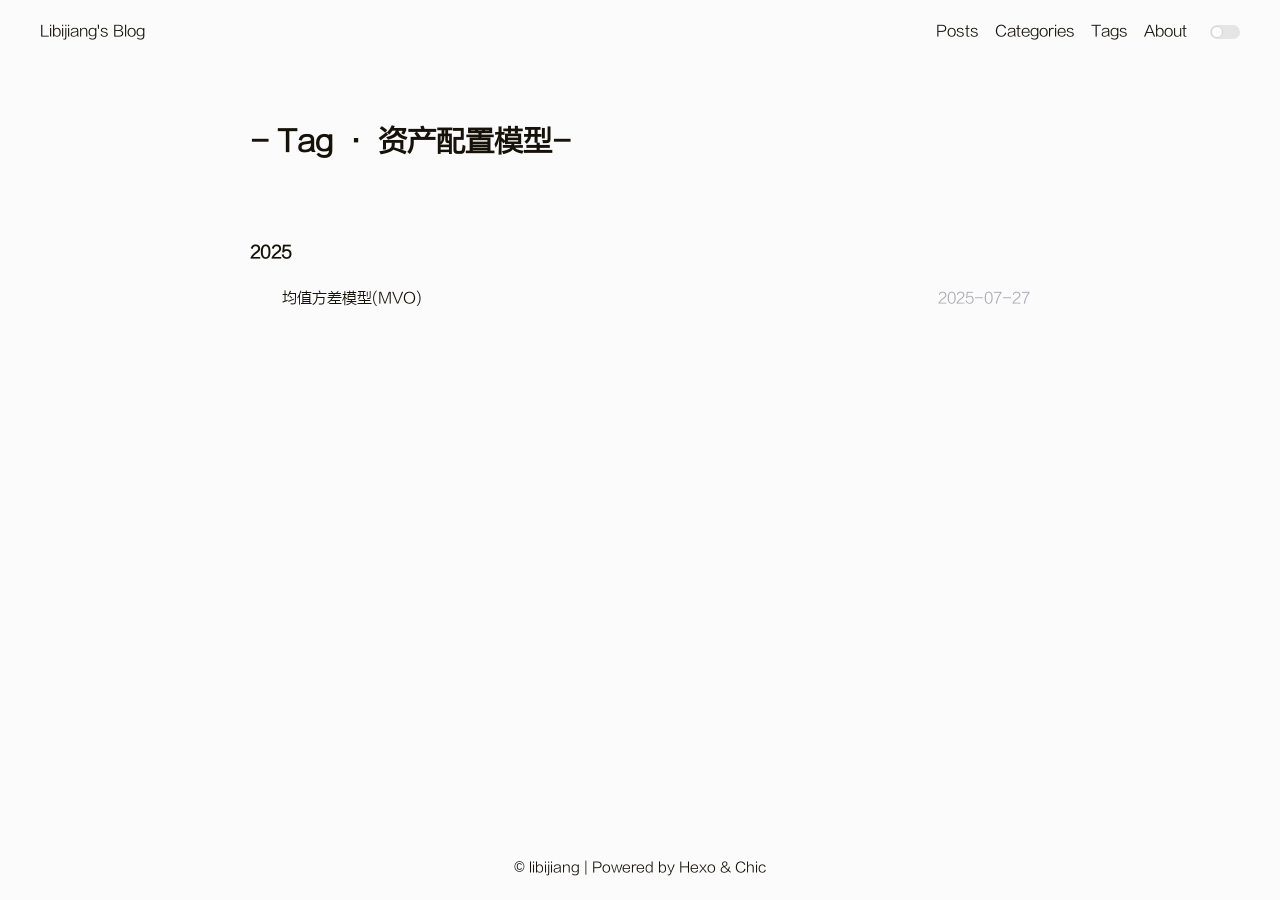
<file: tags/资产配置模型/index.html>
<!DOCTYPE html>
<html lang="zh-cn">

<head>
    <meta charset="UTF-8">
<meta name="viewport"
      content="width=device-width, initial-scale=1.0, maximum-scale=1.0, minimum-scale=1.0">
<meta http-equiv="X-UA-Compatible" content="ie=edge">

    <meta name="author" content="libijiang">



    <meta name="description" content="记录我的学习、生活、感悟">


    <meta name="keywords" content="投资组合管理">


<title>Tag: 资产配置模型 | libijiang&#39;s blog</title>



    <link rel="icon" href="/favicon.ico">




    <!-- stylesheets list from _config.yml -->
    
    <link rel="stylesheet" href="/css/style.css">
    



    <!-- scripts list from _config.yml -->
    
    <script src="/js/script.js"></script>
    
    <script src="/js/tocbot.min.js"></script>
    



    
    
        
    


<meta name="generator" content="Hexo 7.3.0"></head>

<body>
    <script>
        // this function is used to check current theme before page loaded.
        (() => {
            const pagebody = document.getElementsByTagName('body')[0]

            function setTheme(status) {

                if (status === 'dark') {
                    window.sessionStorage.theme = 'dark'
                    pagebody.classList.add('dark-theme');

                } else if (status === 'light') {
                    window.sessionStorage.theme = 'light'
                    pagebody.classList.remove('dark-theme');
                }
            };

            setTheme(window.sessionStorage.theme)
        })();
    </script>

    <div class="wrapper">
        <header>
    <nav class="navbar">
        <div class="container">
            <div class="navbar-header header-logo"><a href="/">Libijiang&#39;s Blog</a></div>
            <div class="menu navbar-right">
                
                <a class="menu-item" href="/archives">Posts</a>
                
                <a class="menu-item" href="/category">Categories</a>
                
                <a class="menu-item" href="/tag">Tags</a>
                
                <a class="menu-item" href="/about">About</a>
                
                
                <input id="switch_default" type="checkbox" class="switch_default">
                <label for="switch_default" class="toggleBtn"></label>
            </div>
        </div>
    </nav>

    
    <nav class="navbar-mobile" id="nav-mobile">
        <div class="container">
            <div class="navbar-header">
                <div>
                    <a href="/">Libijiang&#39;s Blog</a><a id="mobile-toggle-theme">·&nbsp;Light</a>
                </div>
                <div class="menu-toggle" onclick="mobileBtn()">
                    <svg class="menu-icon" xmlns="http://www.w3.org/2000/svg" width="32" height="32" viewBox="0 0 24 24"><path fill="currentColor" d="M4.5 17.27q-.213 0-.356-.145T4 16.768t.144-.356t.356-.143h15q.213 0 .356.144q.144.144.144.357t-.144.356t-.356.143zm0-4.77q-.213 0-.356-.144T4 11.999t.144-.356t.356-.143h15q.213 0 .356.144t.144.357t-.144.356t-.356.143zm0-4.77q-.213 0-.356-.143Q4 7.443 4 7.23t.144-.356t.356-.143h15q.213 0 .356.144T20 7.23t-.144.356t-.356.144z"/></svg>
                    <svg class="close-icon" xmlns="http://www.w3.org/2000/svg" width="32" height="32" viewBox="0 0 24 24"><!-- Icon from Material Symbols Light by Google - https://github.com/google/material-design-icons/blob/master/LICENSE --><path fill="currentColor" d="m12 12.708l-5.246 5.246q-.14.14-.344.15t-.364-.15t-.16-.354t.16-.354L11.292 12L6.046 6.754q-.14-.14-.15-.344t.15-.364t.354-.16t.354.16L12 11.292l5.246-5.246q.14-.14.345-.15q.203-.01.363.15t.16.354t-.16.354L12.708 12l5.246 5.246q.14.14.15.345q.01.203-.15.363t-.354.16t-.354-.16z"/></svg>
                </div>
            </div>
            <div class="menu" id="mobile-menu">
                
                <a class="menu-item" href="/archives">Posts</a>
                
                <a class="menu-item" href="/category">Categories</a>
                
                <a class="menu-item" href="/tag">Tags</a>
                
                <a class="menu-item" href="/about">About</a>
                
            </div>
        </div>
    </nav>

</header>
<script>
    var mobileBtn = function f() {
        var toggleMenu = document.getElementsByClassName("menu-toggle")[0];
        var mobileMenu = document.getElementById("mobile-menu");
        if (toggleMenu.classList.contains("active")) {
            toggleMenu.classList.remove("active")
            mobileMenu.classList.remove("active")
        } else {
            toggleMenu.classList.add("active")
            mobileMenu.classList.add("active")
        }
    }
</script>
            <div class="main">
                

    
<div class="container">
    <div class="post-wrap tags">
        <h2 class="post-title">-&nbsp;Tag&nbsp;·&nbsp;资产配置模型-</h2>
    </div>
    <div class="post-wrap archive">
    
    
        

        
            <h3>2025</h3>
        

        <article class="archive-item">
            <a class="archive-item-link" href="/2025/07/27/%E5%9D%87%E5%80%BC%E6%96%B9%E5%B7%AE%E6%A8%A1%E5%9E%8B/">均值方差模型(MVO)</a>
            <span class="archive-item-date">2025-07-27</span>
        </article>
    
    
</div>
</div>

            </div>
            <footer id="footer" class="footer">
    <div class="copyright">
        <span>© libijiang | Powered by <a href="https://hexo.io" target="_blank">Hexo</a> & <a href="https://github.com/Siricee/hexo-theme-Chic" target="_blank">Chic</a></span>
    </div>
</footer>

    </div>
</body>

</html>
</file>
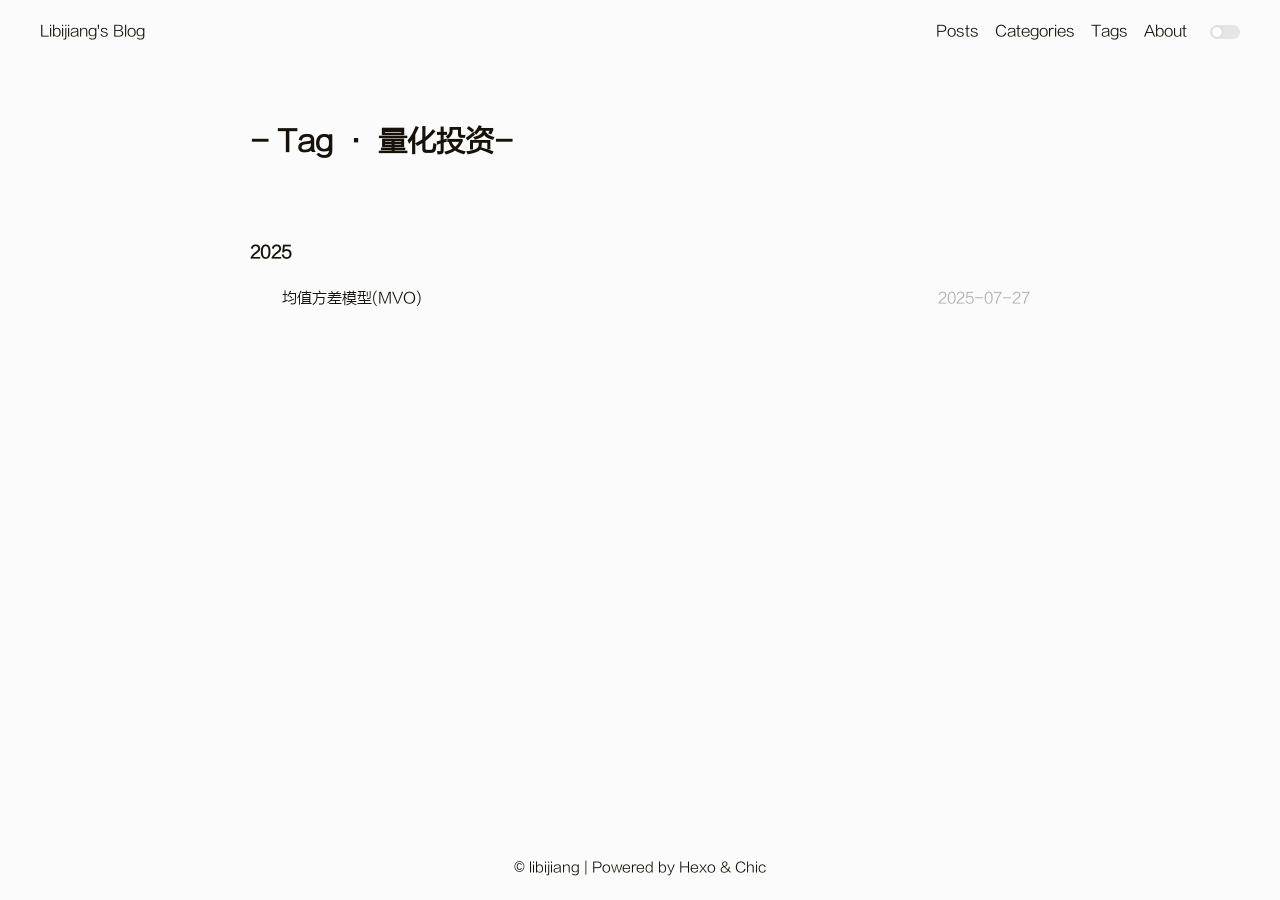
<file: tags/量化投资/index.html>
<!DOCTYPE html>
<html lang="zh-cn">

<head>
    <meta charset="UTF-8">
<meta name="viewport"
      content="width=device-width, initial-scale=1.0, maximum-scale=1.0, minimum-scale=1.0">
<meta http-equiv="X-UA-Compatible" content="ie=edge">

    <meta name="author" content="libijiang">



    <meta name="description" content="记录我的学习、生活、感悟">


    <meta name="keywords" content="投资组合管理">


<title>Tag: 量化投资 | libijiang&#39;s blog</title>



    <link rel="icon" href="/favicon.ico">




    <!-- stylesheets list from _config.yml -->
    
    <link rel="stylesheet" href="/css/style.css">
    



    <!-- scripts list from _config.yml -->
    
    <script src="/js/script.js"></script>
    
    <script src="/js/tocbot.min.js"></script>
    



    
    
        
    


<meta name="generator" content="Hexo 7.3.0"></head>

<body>
    <script>
        // this function is used to check current theme before page loaded.
        (() => {
            const pagebody = document.getElementsByTagName('body')[0]

            function setTheme(status) {

                if (status === 'dark') {
                    window.sessionStorage.theme = 'dark'
                    pagebody.classList.add('dark-theme');

                } else if (status === 'light') {
                    window.sessionStorage.theme = 'light'
                    pagebody.classList.remove('dark-theme');
                }
            };

            setTheme(window.sessionStorage.theme)
        })();
    </script>

    <div class="wrapper">
        <header>
    <nav class="navbar">
        <div class="container">
            <div class="navbar-header header-logo"><a href="/">Libijiang&#39;s Blog</a></div>
            <div class="menu navbar-right">
                
                <a class="menu-item" href="/archives">Posts</a>
                
                <a class="menu-item" href="/category">Categories</a>
                
                <a class="menu-item" href="/tag">Tags</a>
                
                <a class="menu-item" href="/about">About</a>
                
                
                <input id="switch_default" type="checkbox" class="switch_default">
                <label for="switch_default" class="toggleBtn"></label>
            </div>
        </div>
    </nav>

    
    <nav class="navbar-mobile" id="nav-mobile">
        <div class="container">
            <div class="navbar-header">
                <div>
                    <a href="/">Libijiang&#39;s Blog</a><a id="mobile-toggle-theme">·&nbsp;Light</a>
                </div>
                <div class="menu-toggle" onclick="mobileBtn()">
                    <svg class="menu-icon" xmlns="http://www.w3.org/2000/svg" width="32" height="32" viewBox="0 0 24 24"><path fill="currentColor" d="M4.5 17.27q-.213 0-.356-.145T4 16.768t.144-.356t.356-.143h15q.213 0 .356.144q.144.144.144.357t-.144.356t-.356.143zm0-4.77q-.213 0-.356-.144T4 11.999t.144-.356t.356-.143h15q.213 0 .356.144t.144.357t-.144.356t-.356.143zm0-4.77q-.213 0-.356-.143Q4 7.443 4 7.23t.144-.356t.356-.143h15q.213 0 .356.144T20 7.23t-.144.356t-.356.144z"/></svg>
                    <svg class="close-icon" xmlns="http://www.w3.org/2000/svg" width="32" height="32" viewBox="0 0 24 24"><!-- Icon from Material Symbols Light by Google - https://github.com/google/material-design-icons/blob/master/LICENSE --><path fill="currentColor" d="m12 12.708l-5.246 5.246q-.14.14-.344.15t-.364-.15t-.16-.354t.16-.354L11.292 12L6.046 6.754q-.14-.14-.15-.344t.15-.364t.354-.16t.354.16L12 11.292l5.246-5.246q.14-.14.345-.15q.203-.01.363.15t.16.354t-.16.354L12.708 12l5.246 5.246q.14.14.15.345q.01.203-.15.363t-.354.16t-.354-.16z"/></svg>
                </div>
            </div>
            <div class="menu" id="mobile-menu">
                
                <a class="menu-item" href="/archives">Posts</a>
                
                <a class="menu-item" href="/category">Categories</a>
                
                <a class="menu-item" href="/tag">Tags</a>
                
                <a class="menu-item" href="/about">About</a>
                
            </div>
        </div>
    </nav>

</header>
<script>
    var mobileBtn = function f() {
        var toggleMenu = document.getElementsByClassName("menu-toggle")[0];
        var mobileMenu = document.getElementById("mobile-menu");
        if (toggleMenu.classList.contains("active")) {
            toggleMenu.classList.remove("active")
            mobileMenu.classList.remove("active")
        } else {
            toggleMenu.classList.add("active")
            mobileMenu.classList.add("active")
        }
    }
</script>
            <div class="main">
                

    
<div class="container">
    <div class="post-wrap tags">
        <h2 class="post-title">-&nbsp;Tag&nbsp;·&nbsp;量化投资-</h2>
    </div>
    <div class="post-wrap archive">
    
    
        

        
            <h3>2025</h3>
        

        <article class="archive-item">
            <a class="archive-item-link" href="/2025/07/27/%E5%9D%87%E5%80%BC%E6%96%B9%E5%B7%AE%E6%A8%A1%E5%9E%8B/">均值方差模型(MVO)</a>
            <span class="archive-item-date">2025-07-27</span>
        </article>
    
    
</div>
</div>

            </div>
            <footer id="footer" class="footer">
    <div class="copyright">
        <span>© libijiang | Powered by <a href="https://hexo.io" target="_blank">Hexo</a> & <a href="https://github.com/Siricee/hexo-theme-Chic" target="_blank">Chic</a></span>
    </div>
</footer>

    </div>
</body>

</html>
</file>
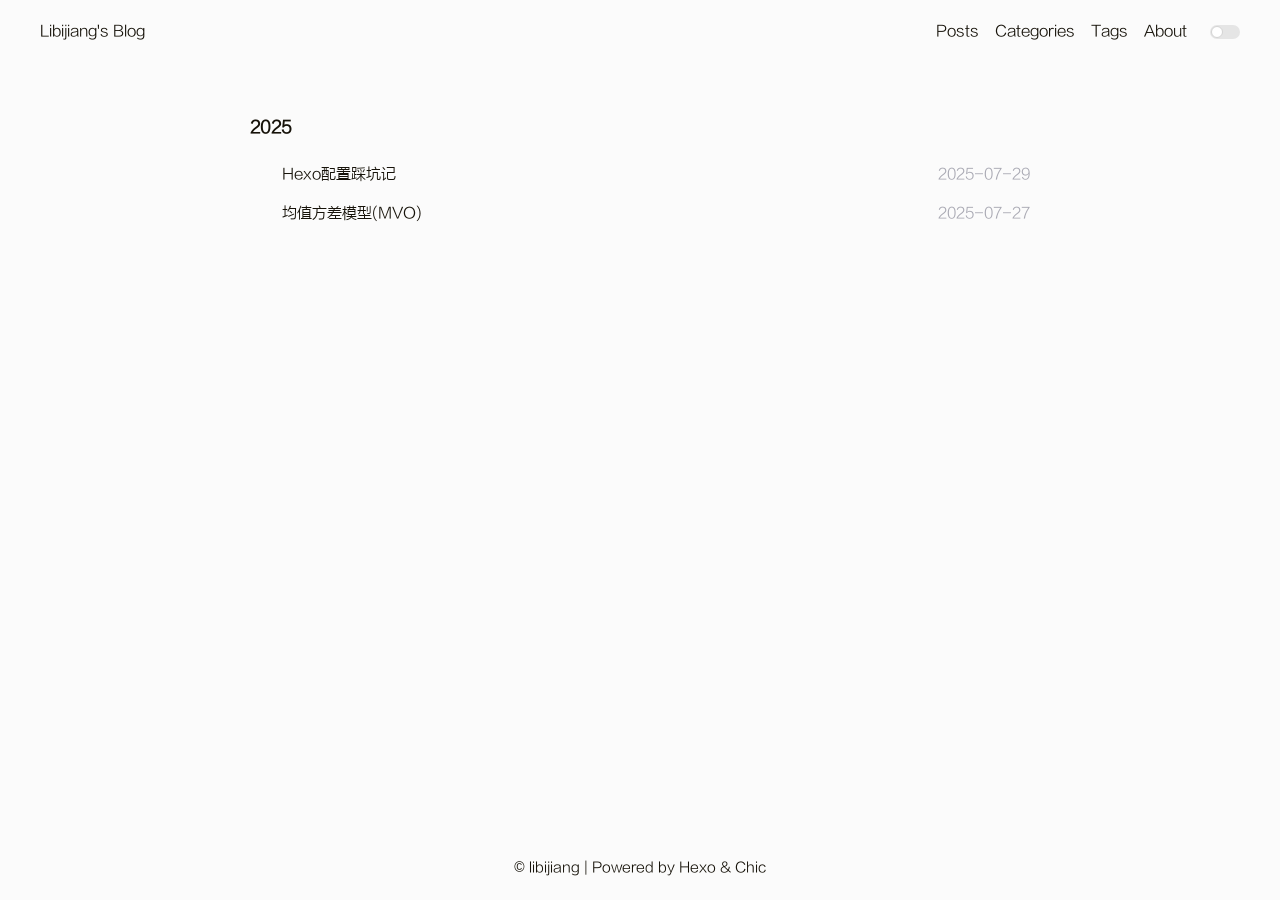
<file: archives/2025/07/index.html>
<!DOCTYPE html>
<html lang="zh-cn">

<head>
    <meta charset="UTF-8">
<meta name="viewport"
      content="width=device-width, initial-scale=1.0, maximum-scale=1.0, minimum-scale=1.0">
<meta http-equiv="X-UA-Compatible" content="ie=edge">

    <meta name="author" content="libijiang">



    <meta name="description" content="记录我的学习、生活、感悟">


    <meta name="keywords" content="投资组合管理">


<title>Archives: 2025/7 | libijiang&#39;s blog</title>



    <link rel="icon" href="/favicon.ico">




    <!-- stylesheets list from _config.yml -->
    
    <link rel="stylesheet" href="/css/style.css">
    



    <!-- scripts list from _config.yml -->
    
    <script src="/js/script.js"></script>
    
    <script src="/js/tocbot.min.js"></script>
    



    
    
        
    


<meta name="generator" content="Hexo 7.3.0"></head>

<body>
    <script>
        // this function is used to check current theme before page loaded.
        (() => {
            const pagebody = document.getElementsByTagName('body')[0]

            function setTheme(status) {

                if (status === 'dark') {
                    window.sessionStorage.theme = 'dark'
                    pagebody.classList.add('dark-theme');

                } else if (status === 'light') {
                    window.sessionStorage.theme = 'light'
                    pagebody.classList.remove('dark-theme');
                }
            };

            setTheme(window.sessionStorage.theme)
        })();
    </script>

    <div class="wrapper">
        <header>
    <nav class="navbar">
        <div class="container">
            <div class="navbar-header header-logo"><a href="/">Libijiang&#39;s Blog</a></div>
            <div class="menu navbar-right">
                
                <a class="menu-item" href="/archives">Posts</a>
                
                <a class="menu-item" href="/category">Categories</a>
                
                <a class="menu-item" href="/tag">Tags</a>
                
                <a class="menu-item" href="/about">About</a>
                
                
                <input id="switch_default" type="checkbox" class="switch_default">
                <label for="switch_default" class="toggleBtn"></label>
            </div>
        </div>
    </nav>

    
    <nav class="navbar-mobile" id="nav-mobile">
        <div class="container">
            <div class="navbar-header">
                <div>
                    <a href="/">Libijiang&#39;s Blog</a><a id="mobile-toggle-theme">·&nbsp;Light</a>
                </div>
                <div class="menu-toggle" onclick="mobileBtn()">
                    <svg class="menu-icon" xmlns="http://www.w3.org/2000/svg" width="32" height="32" viewBox="0 0 24 24"><path fill="currentColor" d="M4.5 17.27q-.213 0-.356-.145T4 16.768t.144-.356t.356-.143h15q.213 0 .356.144q.144.144.144.357t-.144.356t-.356.143zm0-4.77q-.213 0-.356-.144T4 11.999t.144-.356t.356-.143h15q.213 0 .356.144t.144.357t-.144.356t-.356.143zm0-4.77q-.213 0-.356-.143Q4 7.443 4 7.23t.144-.356t.356-.143h15q.213 0 .356.144T20 7.23t-.144.356t-.356.144z"/></svg>
                    <svg class="close-icon" xmlns="http://www.w3.org/2000/svg" width="32" height="32" viewBox="0 0 24 24"><!-- Icon from Material Symbols Light by Google - https://github.com/google/material-design-icons/blob/master/LICENSE --><path fill="currentColor" d="m12 12.708l-5.246 5.246q-.14.14-.344.15t-.364-.15t-.16-.354t.16-.354L11.292 12L6.046 6.754q-.14-.14-.15-.344t.15-.364t.354-.16t.354.16L12 11.292l5.246-5.246q.14-.14.345-.15q.203-.01.363.15t.16.354t-.16.354L12.708 12l5.246 5.246q.14.14.15.345q.01.203-.15.363t-.354.16t-.354-.16z"/></svg>
                </div>
            </div>
            <div class="menu" id="mobile-menu">
                
                <a class="menu-item" href="/archives">Posts</a>
                
                <a class="menu-item" href="/category">Categories</a>
                
                <a class="menu-item" href="/tag">Tags</a>
                
                <a class="menu-item" href="/about">About</a>
                
            </div>
        </div>
    </nav>

</header>
<script>
    var mobileBtn = function f() {
        var toggleMenu = document.getElementsByClassName("menu-toggle")[0];
        var mobileMenu = document.getElementById("mobile-menu");
        if (toggleMenu.classList.contains("active")) {
            toggleMenu.classList.remove("active")
            mobileMenu.classList.remove("active")
        } else {
            toggleMenu.classList.add("active")
            mobileMenu.classList.add("active")
        }
    }
</script>
            <div class="main">
                <div class="post-wrap archive">
    
    
        

        
            <h3>2025</h3>
        

        <article class="archive-item">
            <a class="archive-item-link" href="/2025/07/29/Hexo%E9%85%8D%E7%BD%AE%E8%B8%A9%E5%9D%91%E8%AE%B0/">Hexo配置踩坑记</a>
            <span class="archive-item-date">2025-07-29</span>
        </article>
    
        

        

        <article class="archive-item">
            <a class="archive-item-link" href="/2025/07/27/%E5%9D%87%E5%80%BC%E6%96%B9%E5%B7%AE%E6%A8%A1%E5%9E%8B/">均值方差模型(MVO)</a>
            <span class="archive-item-date">2025-07-27</span>
        </article>
    
    
</div>
            </div>
            <footer id="footer" class="footer">
    <div class="copyright">
        <span>© libijiang | Powered by <a href="https://hexo.io" target="_blank">Hexo</a> & <a href="https://github.com/Siricee/hexo-theme-Chic" target="_blank">Chic</a></span>
    </div>
</footer>

    </div>
</body>

</html>
</file>
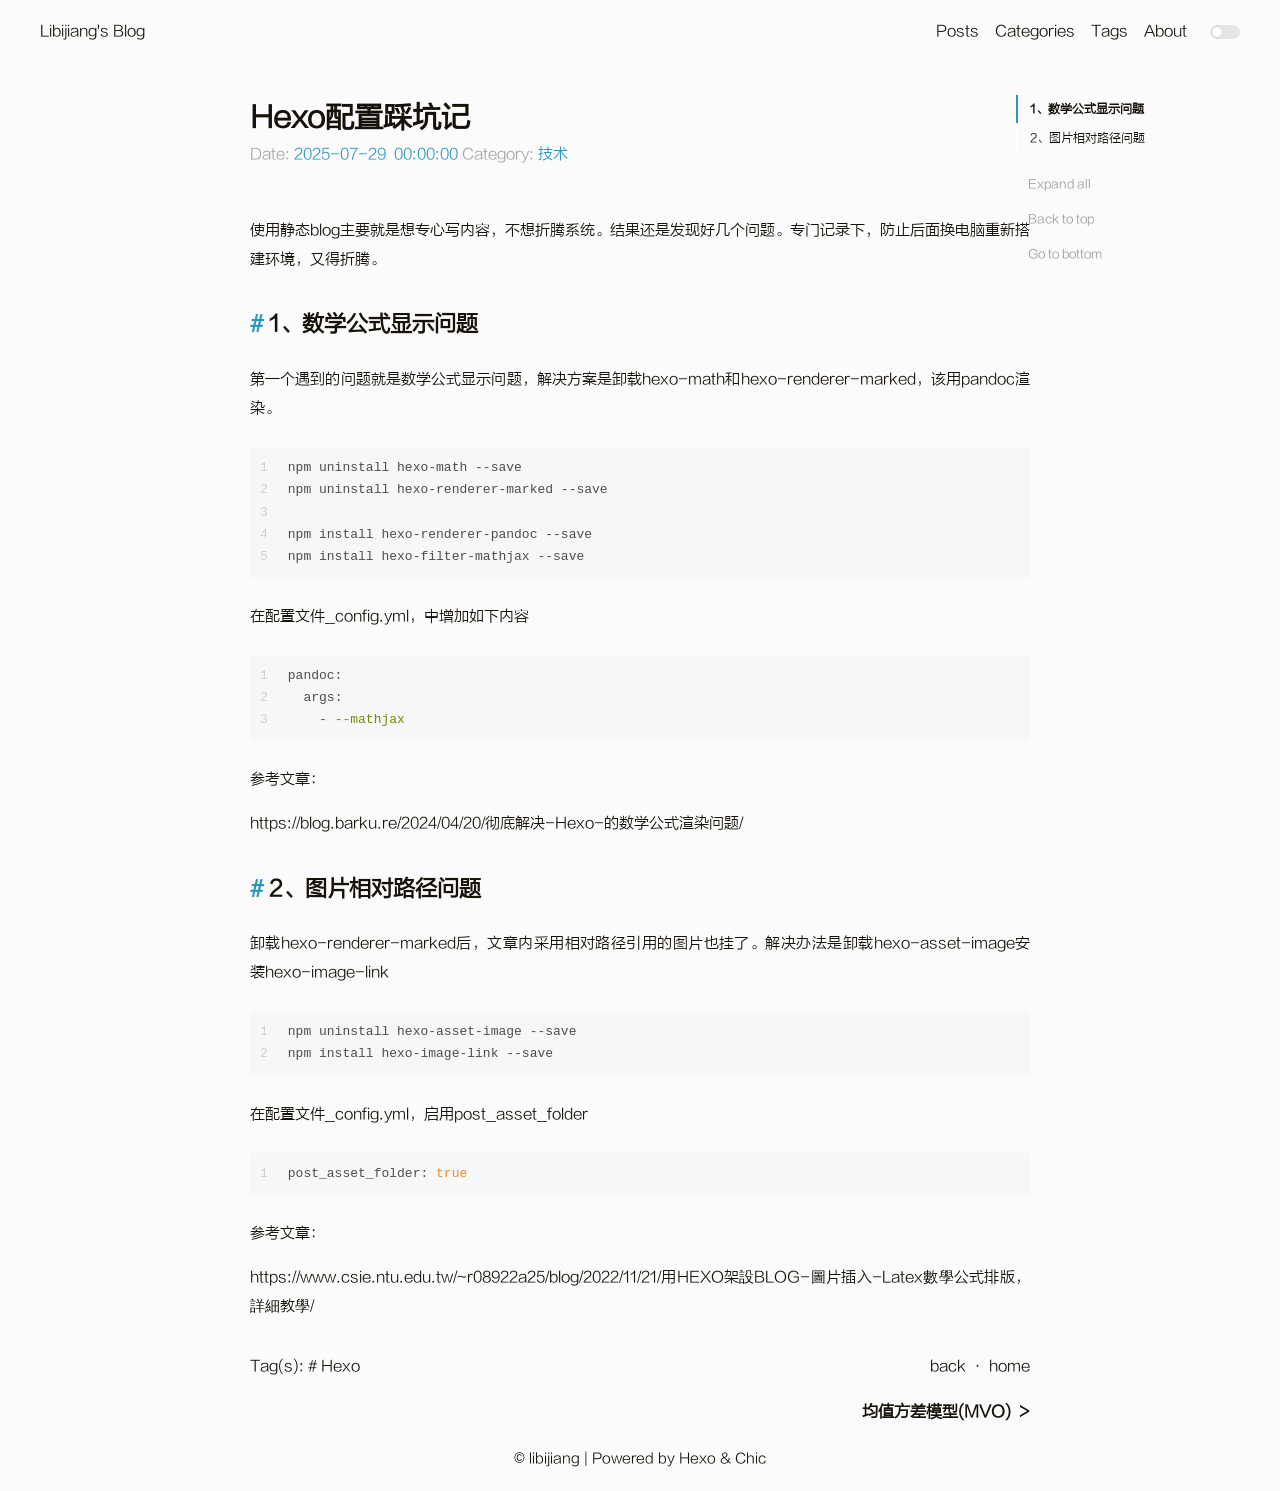
<file: 2025/07/29/Hexo配置踩坑记/index.html>
<!DOCTYPE html>
<html lang="zh-cn">

<head>
    <meta charset="UTF-8">
<meta name="viewport"
      content="width=device-width, initial-scale=1.0, maximum-scale=1.0, minimum-scale=1.0">
<meta http-equiv="X-UA-Compatible" content="ie=edge">

    <meta name="author" content="libijiang">



    <meta name="description" content="记录我的学习、生活、感悟">


    <meta name="keywords" content="投资组合管理">


<title>Hexo配置踩坑记 | libijiang&#39;s blog</title>



    <link rel="icon" href="/favicon.ico">




    <!-- stylesheets list from _config.yml -->
    
    <link rel="stylesheet" href="/css/style.css">
    



    <!-- scripts list from _config.yml -->
    
    <script src="/js/script.js"></script>
    
    <script src="/js/tocbot.min.js"></script>
    



    
    
        
    


<meta name="generator" content="Hexo 7.3.0"></head>

<body>
    <script>
        // this function is used to check current theme before page loaded.
        (() => {
            const pagebody = document.getElementsByTagName('body')[0]

            function setTheme(status) {

                if (status === 'dark') {
                    window.sessionStorage.theme = 'dark'
                    pagebody.classList.add('dark-theme');

                } else if (status === 'light') {
                    window.sessionStorage.theme = 'light'
                    pagebody.classList.remove('dark-theme');
                }
            };

            setTheme(window.sessionStorage.theme)
        })();
    </script>

    <div class="wrapper">
        <header>
    <nav class="navbar">
        <div class="container">
            <div class="navbar-header header-logo"><a href="/">Libijiang&#39;s Blog</a></div>
            <div class="menu navbar-right">
                
                <a class="menu-item" href="/archives">Posts</a>
                
                <a class="menu-item" href="/category">Categories</a>
                
                <a class="menu-item" href="/tag">Tags</a>
                
                <a class="menu-item" href="/about">About</a>
                
                
                <input id="switch_default" type="checkbox" class="switch_default">
                <label for="switch_default" class="toggleBtn"></label>
            </div>
        </div>
    </nav>

    
    <nav class="navbar-mobile" id="nav-mobile">
        <div class="container">
            <div class="navbar-header">
                <div>
                    <a href="/">Libijiang&#39;s Blog</a><a id="mobile-toggle-theme">·&nbsp;Light</a>
                </div>
                <div class="menu-toggle" onclick="mobileBtn()">
                    <svg class="menu-icon" xmlns="http://www.w3.org/2000/svg" width="32" height="32" viewBox="0 0 24 24"><path fill="currentColor" d="M4.5 17.27q-.213 0-.356-.145T4 16.768t.144-.356t.356-.143h15q.213 0 .356.144q.144.144.144.357t-.144.356t-.356.143zm0-4.77q-.213 0-.356-.144T4 11.999t.144-.356t.356-.143h15q.213 0 .356.144t.144.357t-.144.356t-.356.143zm0-4.77q-.213 0-.356-.143Q4 7.443 4 7.23t.144-.356t.356-.143h15q.213 0 .356.144T20 7.23t-.144.356t-.356.144z"/></svg>
                    <svg class="close-icon" xmlns="http://www.w3.org/2000/svg" width="32" height="32" viewBox="0 0 24 24"><!-- Icon from Material Symbols Light by Google - https://github.com/google/material-design-icons/blob/master/LICENSE --><path fill="currentColor" d="m12 12.708l-5.246 5.246q-.14.14-.344.15t-.364-.15t-.16-.354t.16-.354L11.292 12L6.046 6.754q-.14-.14-.15-.344t.15-.364t.354-.16t.354.16L12 11.292l5.246-5.246q.14-.14.345-.15q.203-.01.363.15t.16.354t-.16.354L12.708 12l5.246 5.246q.14.14.15.345q.01.203-.15.363t-.354.16t-.354-.16z"/></svg>
                </div>
            </div>
            <div class="menu" id="mobile-menu">
                
                <a class="menu-item" href="/archives">Posts</a>
                
                <a class="menu-item" href="/category">Categories</a>
                
                <a class="menu-item" href="/tag">Tags</a>
                
                <a class="menu-item" href="/about">About</a>
                
            </div>
        </div>
    </nav>

</header>
<script>
    var mobileBtn = function f() {
        var toggleMenu = document.getElementsByClassName("menu-toggle")[0];
        var mobileMenu = document.getElementById("mobile-menu");
        if (toggleMenu.classList.contains("active")) {
            toggleMenu.classList.remove("active")
            mobileMenu.classList.remove("active")
        } else {
            toggleMenu.classList.add("active")
            mobileMenu.classList.add("active")
        }
    }
</script>
            <div class="main">
                <div class="container">
    
    
        <div class="post-toc">
    <div class="tocbot-list">
    </div>
    <div class="tocbot-list-menu">
        <a class="tocbot-toc-expand" onclick="expand_toc()">Expand all</a>
        <a onclick="go_top()">Back to top</a>
        <a onclick="go_bottom()">Go to bottom</a>
    </div>
</div>

<script>
    var tocbot_timer;
    var DEPTH_MAX = 6; // 为 6 时展开所有
    var tocbot_default_config = {
        tocSelector: '.tocbot-list',
        contentSelector: '.post-content',
        headingSelector: 'h1, h2, h3, h4, h5',
        orderedList: false,
        scrollSmooth: true,
        onClick: extend_click,
    };

    function extend_click() {
        clearTimeout(tocbot_timer);
        tocbot_timer = setTimeout(function() {
            tocbot.refresh(obj_merge(tocbot_default_config, {
                hasInnerContainers: true
            }));
        }, 420); // 这个值是由 tocbot 源码里定义的 scrollSmoothDuration 得来的
    }

    document.ready(function() {
        tocbot.init(obj_merge(tocbot_default_config, {
            collapseDepth: 1
        }));
    });

    function expand_toc() {
        var b = document.querySelector('.tocbot-toc-expand');
        var expanded = b.getAttribute('data-expanded');
        expanded ? b.removeAttribute('data-expanded') : b.setAttribute('data-expanded', true);
        tocbot.refresh(obj_merge(tocbot_default_config, {
            collapseDepth: expanded ? 1 : DEPTH_MAX
        }));
        b.innerText = expanded ? 'Expand all' : 'Collapse all';
    }

    function go_top() {
        window.scrollTo(0, 0);
    }

    function go_bottom() {
        window.scrollTo(0, document.body.scrollHeight);
    }

    function obj_merge(target, source) {
        for (var item in source) {
            if (source.hasOwnProperty(item)) {
                target[item] = source[item];
            }
        }
        return target;
    }
</script>
    

    
    <article class="post-wrap">
        <header class="post-header">
            <h1 class="post-title">Hexo配置踩坑记</h1>
            
                <div class="post-meta">
                    

                    
                        <span class="post-time">
                        Date: <a href="#">2025-07-29&nbsp;&nbsp;00:00:00</a>
                        </span>
                    
                    
                        <span class="post-category">
                    Category:
                            
                                <a href="/categories/%E6%8A%80%E6%9C%AF/">技术</a>
                            
                        </span>
                    
                </div>
            
        </header>

        <div class="post-content">
            <p>使用静态blog主要就是想专心写内容，不想折腾系统。结果还是发现好几个问题。专门记录下，防止后面换电脑重新搭建环境，又得折腾。</p>
<h2 id="数学公式显示问题">1、数学公式显示问题</h2>
<p>第一个遇到的问题就是数学公式显示问题，解决方案是卸载hexo-math和hexo-renderer-marked，该用pandoc渲染。</p>
<figure class="highlight bash"><table><tr><td class="gutter"><pre><span class="line">1</span><br><span class="line">2</span><br><span class="line">3</span><br><span class="line">4</span><br><span class="line">5</span><br></pre></td><td class="code"><pre><span class="line">npm uninstall hexo-math --save  </span><br><span class="line">npm uninstall hexo-renderer-marked --save</span><br><span class="line"></span><br><span class="line">npm install hexo-renderer-pandoc --save  </span><br><span class="line">npm install hexo-filter-mathjax --save</span><br></pre></td></tr></table></figure>
<p>在配置文件_config.yml，中增加如下内容</p>
<figure class="highlight yml"><table><tr><td class="gutter"><pre><span class="line">1</span><br><span class="line">2</span><br><span class="line">3</span><br></pre></td><td class="code"><pre><span class="line"><span class="attr">pandoc:</span></span><br><span class="line">  <span class="attr">args:</span></span><br><span class="line">    <span class="bullet">-</span> <span class="string">--mathjax</span></span><br></pre></td></tr></table></figure>
<p>参考文章：</p>
<p>https://blog.barku.re/2024/04/20/彻底解决-Hexo-的数学公式渲染问题/</p>
<h2 id="图片相对路径问题">2、图片相对路径问题</h2>
<p>卸载hexo-renderer-marked后，文章内采用相对路径引用的图片也挂了。解决办法是卸载hexo-asset-image安装hexo-image-link</p>
<figure class="highlight bash"><table><tr><td class="gutter"><pre><span class="line">1</span><br><span class="line">2</span><br></pre></td><td class="code"><pre><span class="line">npm uninstall hexo-asset-image --save</span><br><span class="line">npm install hexo-image-link --save</span><br></pre></td></tr></table></figure>
<p>在配置文件_config.yml，启用post_asset_folder</p>
<figure class="highlight yml"><table><tr><td class="gutter"><pre><span class="line">1</span><br></pre></td><td class="code"><pre><span class="line"><span class="attr">post_asset_folder:</span> <span class="literal">true</span></span><br></pre></td></tr></table></figure>
<p>参考文章：</p>
<p>https://www.csie.ntu.edu.tw/~r08922a25/blog/2022/11/21/用HEXO架設BLOG-圖片插入-Latex數學公式排版，詳細教學/</p>

        </div>

        
        <section class="post-tags">
            <div>
                <span>Tag(s):</span>
                <span class="tag">
                    
                    
                        <a href="/tags/Hexo/"># Hexo</a>
                    
                        
                </span>
            </div>
            <div>
                <a href="javascript:window.history.back();">back</a>
                <span>· </span>
                <a href="/">home</a>
            </div>
        </section>
        <section class="post-nav">
            
            
            <a class="next" rel="next" href="/2025/07/27/%E5%9D%87%E5%80%BC%E6%96%B9%E5%B7%AE%E6%A8%A1%E5%9E%8B/">均值方差模型(MVO)</a>
            
        </section>


    </article>
</div>

            </div>
            <footer id="footer" class="footer">
    <div class="copyright">
        <span>© libijiang | Powered by <a href="https://hexo.io" target="_blank">Hexo</a> & <a href="https://github.com/Siricee/hexo-theme-Chic" target="_blank">Chic</a></span>
    </div>
</footer>

    </div>
</body>

</html>
</file>
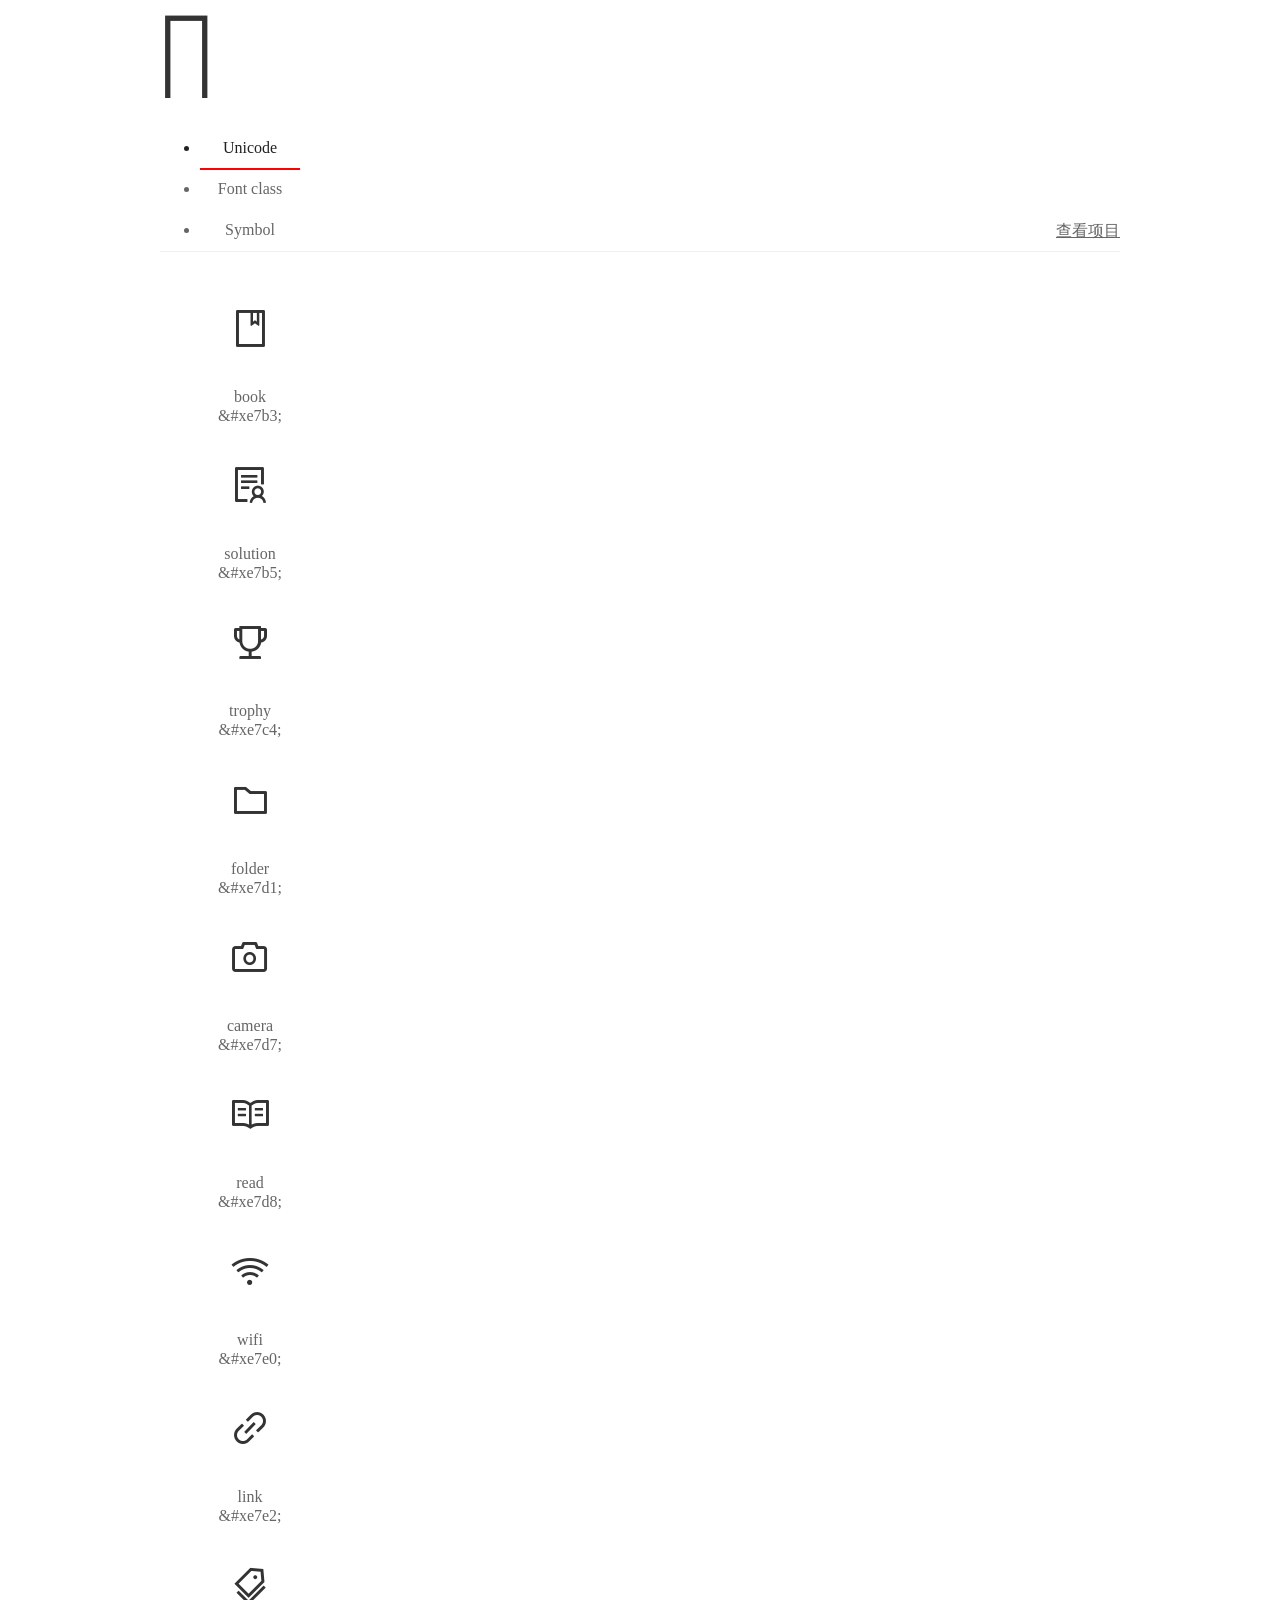
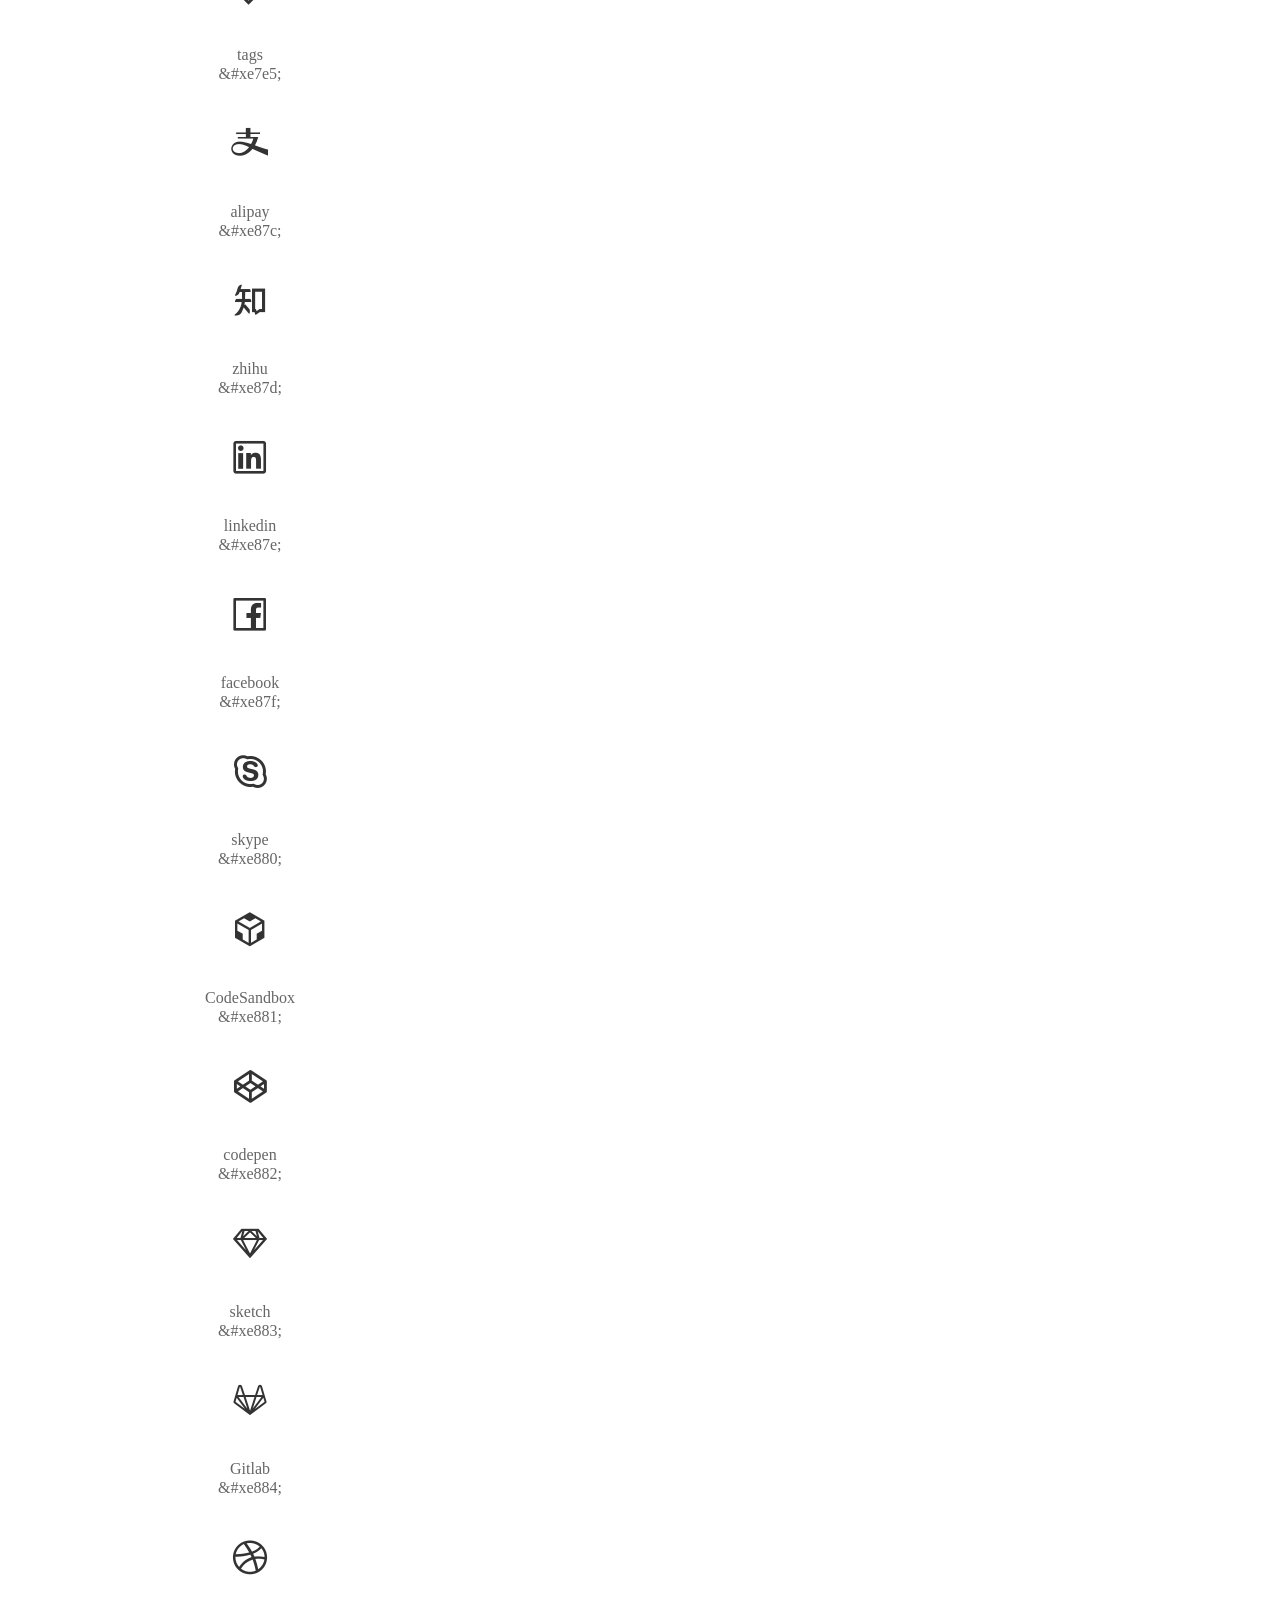
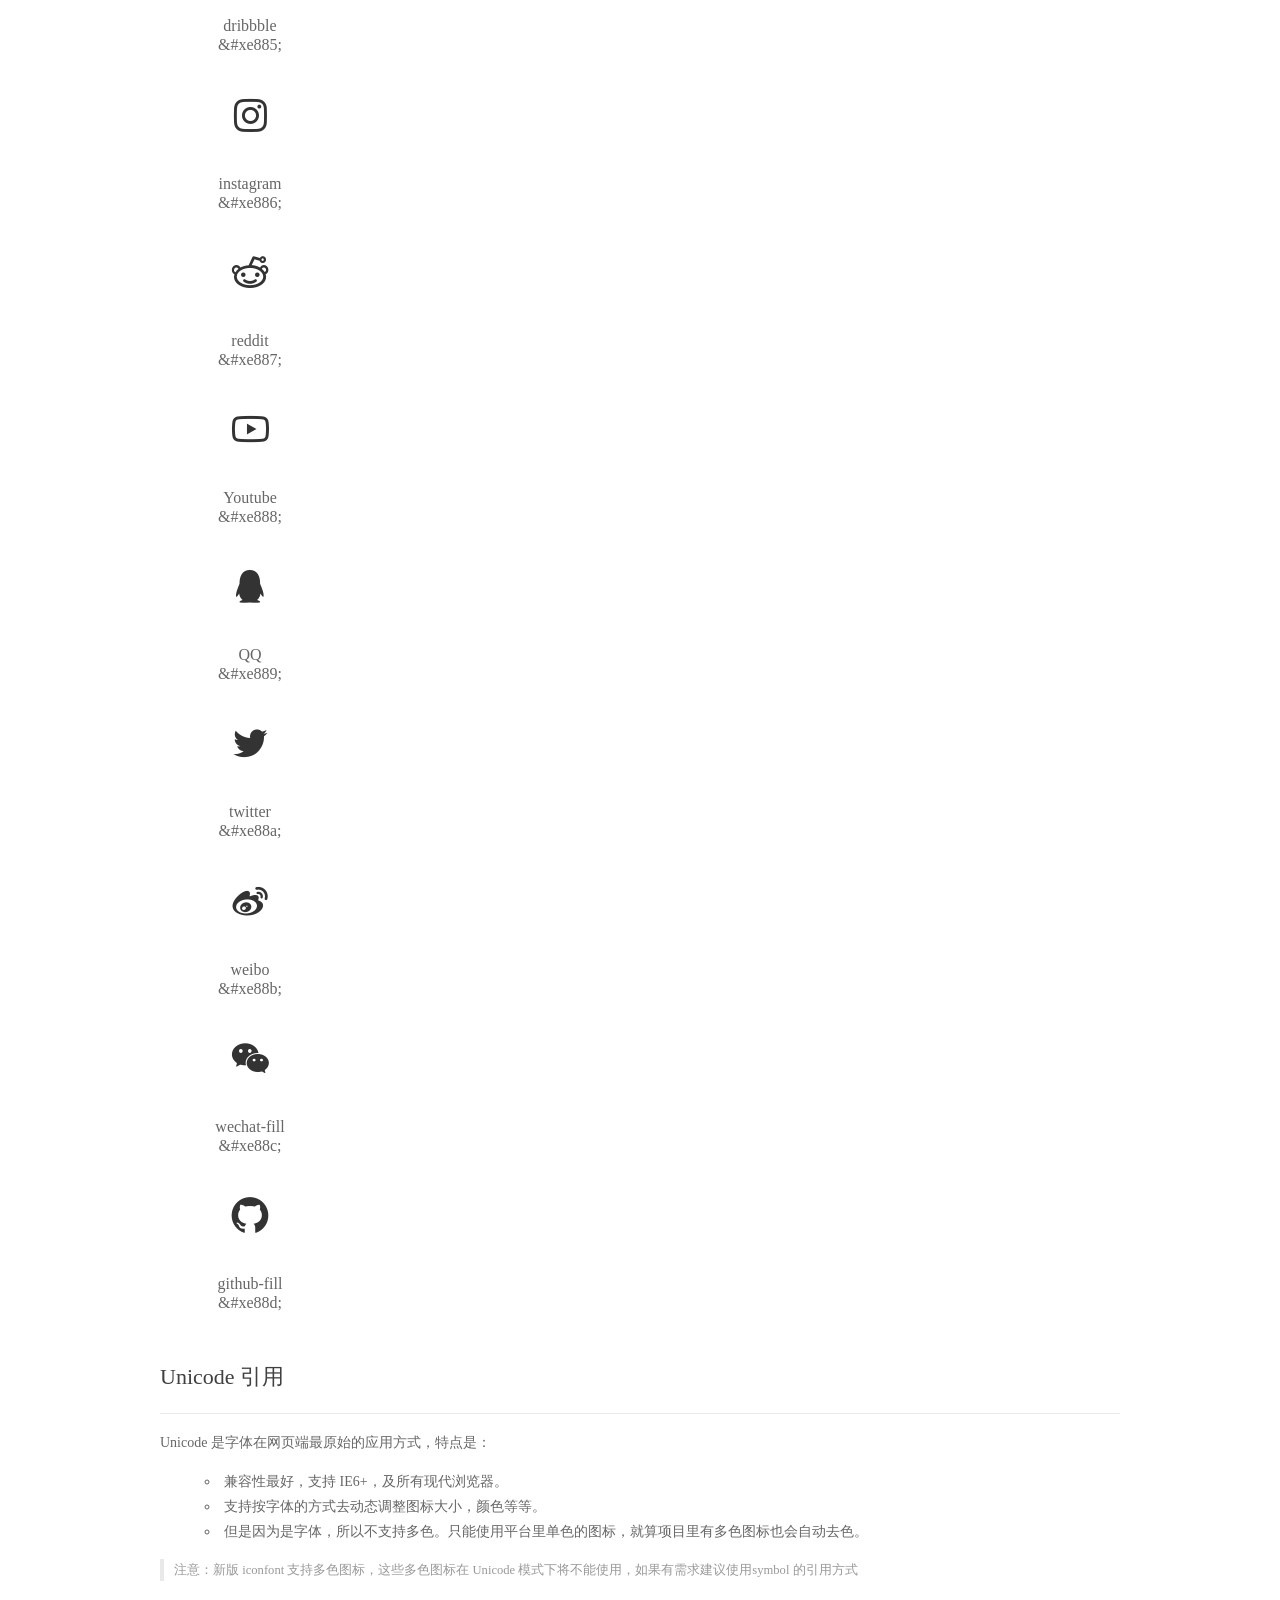
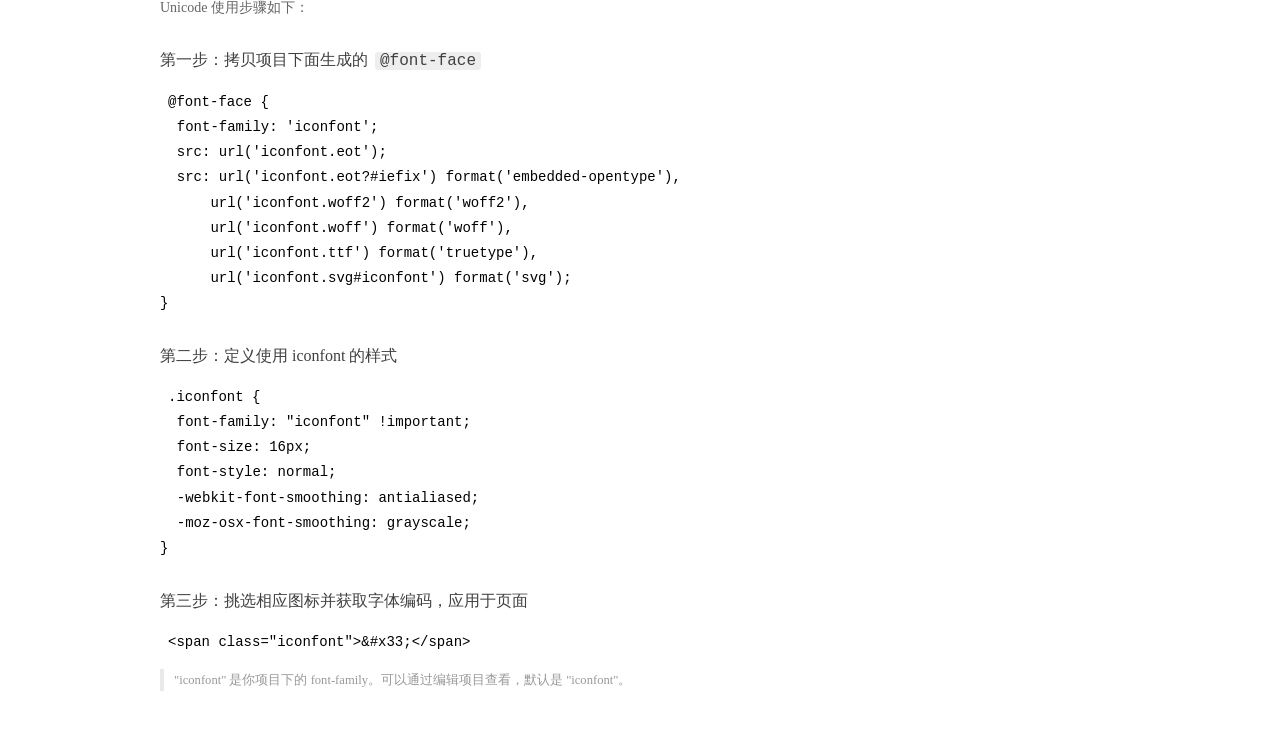
<file: fonts/iconfont/demo_index.html>
<!DOCTYPE html>
<html>
<head>
  <meta charset="utf-8"/>
  <title>IconFont Demo</title>
  <link rel="shortcut icon" href="https://gtms04.alicdn.com/tps/i4/TB1_oz6GVXXXXaFXpXXJDFnIXXX-64-64.ico" type="image/x-icon"/>
  <link rel="stylesheet" href="https://g.alicdn.com/thx/cube/1.3.2/cube.min.css">
  <link rel="stylesheet" href="demo.css">
  <link rel="stylesheet" href="iconfont.css">
  <script src="iconfont.js"></script>
  <!-- jQuery -->
  <script src="https://a1.alicdn.com/oss/uploads/2018/12/26/7bfddb60-08e8-11e9-9b04-53e73bb6408b.js"></script>
  <!-- 代码高亮 -->
  <script src="https://a1.alicdn.com/oss/uploads/2018/12/26/a3f714d0-08e6-11e9-8a15-ebf944d7534c.js"></script>
</head>
<body>
  <div class="main">
    <h1 class="logo"><a href="https://www.iconfont.cn/" title="iconfont 首页" target="_blank">&#xe86b;</a></h1>
    <div class="nav-tabs">
      <ul id="tabs" class="dib-box">
        <li class="dib active"><span>Unicode</span></li>
        <li class="dib"><span>Font class</span></li>
        <li class="dib"><span>Symbol</span></li>
      </ul>
      
      <a href="https://www.iconfont.cn/manage/index?manage_type=myprojects&projectId=1614736" target="_blank" class="nav-more">查看项目</a>
      
    </div>
    <div class="tab-container">
      <div class="content unicode" style="display: block;">
          <ul class="icon_lists dib-box">
          
            <li class="dib">
              <span class="icon iconfont">&#xe7b3;</span>
                <div class="name">book</div>
                <div class="code-name">&amp;#xe7b3;</div>
              </li>
          
            <li class="dib">
              <span class="icon iconfont">&#xe7b5;</span>
                <div class="name">solution</div>
                <div class="code-name">&amp;#xe7b5;</div>
              </li>
          
            <li class="dib">
              <span class="icon iconfont">&#xe7c4;</span>
                <div class="name">trophy</div>
                <div class="code-name">&amp;#xe7c4;</div>
              </li>
          
            <li class="dib">
              <span class="icon iconfont">&#xe7d1;</span>
                <div class="name">folder</div>
                <div class="code-name">&amp;#xe7d1;</div>
              </li>
          
            <li class="dib">
              <span class="icon iconfont">&#xe7d7;</span>
                <div class="name">camera</div>
                <div class="code-name">&amp;#xe7d7;</div>
              </li>
          
            <li class="dib">
              <span class="icon iconfont">&#xe7d8;</span>
                <div class="name">read</div>
                <div class="code-name">&amp;#xe7d8;</div>
              </li>
          
            <li class="dib">
              <span class="icon iconfont">&#xe7e0;</span>
                <div class="name">wifi</div>
                <div class="code-name">&amp;#xe7e0;</div>
              </li>
          
            <li class="dib">
              <span class="icon iconfont">&#xe7e2;</span>
                <div class="name">link</div>
                <div class="code-name">&amp;#xe7e2;</div>
              </li>
          
            <li class="dib">
              <span class="icon iconfont">&#xe7e5;</span>
                <div class="name">tags</div>
                <div class="code-name">&amp;#xe7e5;</div>
              </li>
          
            <li class="dib">
              <span class="icon iconfont">&#xe87c;</span>
                <div class="name">alipay</div>
                <div class="code-name">&amp;#xe87c;</div>
              </li>
          
            <li class="dib">
              <span class="icon iconfont">&#xe87d;</span>
                <div class="name">zhihu</div>
                <div class="code-name">&amp;#xe87d;</div>
              </li>
          
            <li class="dib">
              <span class="icon iconfont">&#xe87e;</span>
                <div class="name">linkedin</div>
                <div class="code-name">&amp;#xe87e;</div>
              </li>
          
            <li class="dib">
              <span class="icon iconfont">&#xe87f;</span>
                <div class="name">facebook</div>
                <div class="code-name">&amp;#xe87f;</div>
              </li>
          
            <li class="dib">
              <span class="icon iconfont">&#xe880;</span>
                <div class="name">skype</div>
                <div class="code-name">&amp;#xe880;</div>
              </li>
          
            <li class="dib">
              <span class="icon iconfont">&#xe881;</span>
                <div class="name">CodeSandbox</div>
                <div class="code-name">&amp;#xe881;</div>
              </li>
          
            <li class="dib">
              <span class="icon iconfont">&#xe882;</span>
                <div class="name">codepen</div>
                <div class="code-name">&amp;#xe882;</div>
              </li>
          
            <li class="dib">
              <span class="icon iconfont">&#xe883;</span>
                <div class="name">sketch</div>
                <div class="code-name">&amp;#xe883;</div>
              </li>
          
            <li class="dib">
              <span class="icon iconfont">&#xe884;</span>
                <div class="name">Gitlab</div>
                <div class="code-name">&amp;#xe884;</div>
              </li>
          
            <li class="dib">
              <span class="icon iconfont">&#xe885;</span>
                <div class="name">dribbble</div>
                <div class="code-name">&amp;#xe885;</div>
              </li>
          
            <li class="dib">
              <span class="icon iconfont">&#xe886;</span>
                <div class="name">instagram</div>
                <div class="code-name">&amp;#xe886;</div>
              </li>
          
            <li class="dib">
              <span class="icon iconfont">&#xe887;</span>
                <div class="name">reddit</div>
                <div class="code-name">&amp;#xe887;</div>
              </li>
          
            <li class="dib">
              <span class="icon iconfont">&#xe888;</span>
                <div class="name">Youtube</div>
                <div class="code-name">&amp;#xe888;</div>
              </li>
          
            <li class="dib">
              <span class="icon iconfont">&#xe889;</span>
                <div class="name">QQ</div>
                <div class="code-name">&amp;#xe889;</div>
              </li>
          
            <li class="dib">
              <span class="icon iconfont">&#xe88a;</span>
                <div class="name">twitter</div>
                <div class="code-name">&amp;#xe88a;</div>
              </li>
          
            <li class="dib">
              <span class="icon iconfont">&#xe88b;</span>
                <div class="name">weibo</div>
                <div class="code-name">&amp;#xe88b;</div>
              </li>
          
            <li class="dib">
              <span class="icon iconfont">&#xe88c;</span>
                <div class="name">wechat-fill</div>
                <div class="code-name">&amp;#xe88c;</div>
              </li>
          
            <li class="dib">
              <span class="icon iconfont">&#xe88d;</span>
                <div class="name">github-fill</div>
                <div class="code-name">&amp;#xe88d;</div>
              </li>
          
          </ul>
          <div class="article markdown">
          <h2 id="unicode-">Unicode 引用</h2>
          <hr>

          <p>Unicode 是字体在网页端最原始的应用方式，特点是：</p>
          <ul>
            <li>兼容性最好，支持 IE6+，及所有现代浏览器。</li>
            <li>支持按字体的方式去动态调整图标大小，颜色等等。</li>
            <li>但是因为是字体，所以不支持多色。只能使用平台里单色的图标，就算项目里有多色图标也会自动去色。</li>
          </ul>
          <blockquote>
            <p>注意：新版 iconfont 支持多色图标，这些多色图标在 Unicode 模式下将不能使用，如果有需求建议使用symbol 的引用方式</p>
          </blockquote>
          <p>Unicode 使用步骤如下：</p>
          <h3 id="-font-face">第一步：拷贝项目下面生成的 <code>@font-face</code></h3>
<pre><code class="language-css"
>@font-face {
  font-family: 'iconfont';
  src: url('iconfont.eot');
  src: url('iconfont.eot?#iefix') format('embedded-opentype'),
      url('iconfont.woff2') format('woff2'),
      url('iconfont.woff') format('woff'),
      url('iconfont.ttf') format('truetype'),
      url('iconfont.svg#iconfont') format('svg');
}
</code></pre>
          <h3 id="-iconfont-">第二步：定义使用 iconfont 的样式</h3>
<pre><code class="language-css"
>.iconfont {
  font-family: "iconfont" !important;
  font-size: 16px;
  font-style: normal;
  -webkit-font-smoothing: antialiased;
  -moz-osx-font-smoothing: grayscale;
}
</code></pre>
          <h3 id="-">第三步：挑选相应图标并获取字体编码，应用于页面</h3>
<pre>
<code class="language-html"
>&lt;span class="iconfont"&gt;&amp;#x33;&lt;/span&gt;
</code></pre>
          <blockquote>
            <p>"iconfont" 是你项目下的 font-family。可以通过编辑项目查看，默认是 "iconfont"。</p>
          </blockquote>
          </div>
      </div>
      <div class="content font-class">
        <ul class="icon_lists dib-box">
          
          <li class="dib">
            <span class="icon iconfont icon-publish"></span>
            <div class="name">
              book
            </div>
            <div class="code-name">.icon-publish
            </div>
          </li>
          
          <li class="dib">
            <span class="icon iconfont icon-resume"></span>
            <div class="name">
              solution
            </div>
            <div class="code-name">.icon-resume
            </div>
          </li>
          
          <li class="dib">
            <span class="icon iconfont icon-trophy"></span>
            <div class="name">
              trophy
            </div>
            <div class="code-name">.icon-trophy
            </div>
          </li>
          
          <li class="dib">
            <span class="icon iconfont icon-category"></span>
            <div class="name">
              folder
            </div>
            <div class="code-name">.icon-category
            </div>
          </li>
          
          <li class="dib">
            <span class="icon iconfont icon-gallery"></span>
            <div class="name">
              camera
            </div>
            <div class="code-name">.icon-gallery
            </div>
          </li>
          
          <li class="dib">
            <span class="icon iconfont icon-blog"></span>
            <div class="name">
              read
            </div>
            <div class="code-name">.icon-blog
            </div>
          </li>
          
          <li class="dib">
            <span class="icon iconfont icon-rss"></span>
            <div class="name">
              wifi
            </div>
            <div class="code-name">.icon-rss
            </div>
          </li>
          
          <li class="dib">
            <span class="icon iconfont icon-link"></span>
            <div class="name">
              link
            </div>
            <div class="code-name">.icon-link
            </div>
          </li>
          
          <li class="dib">
            <span class="icon iconfont icon-tags"></span>
            <div class="name">
              tags
            </div>
            <div class="code-name">.icon-tags
            </div>
          </li>
          
          <li class="dib">
            <span class="icon iconfont icon-alipay"></span>
            <div class="name">
              alipay
            </div>
            <div class="code-name">.icon-alipay
            </div>
          </li>
          
          <li class="dib">
            <span class="icon iconfont icon-zhihu"></span>
            <div class="name">
              zhihu
            </div>
            <div class="code-name">.icon-zhihu
            </div>
          </li>
          
          <li class="dib">
            <span class="icon iconfont icon-linkedin"></span>
            <div class="name">
              linkedin
            </div>
            <div class="code-name">.icon-linkedin
            </div>
          </li>
          
          <li class="dib">
            <span class="icon iconfont icon-facebook"></span>
            <div class="name">
              facebook
            </div>
            <div class="code-name">.icon-facebook
            </div>
          </li>
          
          <li class="dib">
            <span class="icon iconfont icon-skype"></span>
            <div class="name">
              skype
            </div>
            <div class="code-name">.icon-skype
            </div>
          </li>
          
          <li class="dib">
            <span class="icon iconfont icon-codesandbox"></span>
            <div class="name">
              CodeSandbox
            </div>
            <div class="code-name">.icon-codesandbox
            </div>
          </li>
          
          <li class="dib">
            <span class="icon iconfont icon-codepen"></span>
            <div class="name">
              codepen
            </div>
            <div class="code-name">.icon-codepen
            </div>
          </li>
          
          <li class="dib">
            <span class="icon iconfont icon-sketch"></span>
            <div class="name">
              sketch
            </div>
            <div class="code-name">.icon-sketch
            </div>
          </li>
          
          <li class="dib">
            <span class="icon iconfont icon-gitlab"></span>
            <div class="name">
              Gitlab
            </div>
            <div class="code-name">.icon-gitlab
            </div>
          </li>
          
          <li class="dib">
            <span class="icon iconfont icon-dribbble"></span>
            <div class="name">
              dribbble
            </div>
            <div class="code-name">.icon-dribbble
            </div>
          </li>
          
          <li class="dib">
            <span class="icon iconfont icon-instagram"></span>
            <div class="name">
              instagram
            </div>
            <div class="code-name">.icon-instagram
            </div>
          </li>
          
          <li class="dib">
            <span class="icon iconfont icon-reddit"></span>
            <div class="name">
              reddit
            </div>
            <div class="code-name">.icon-reddit
            </div>
          </li>
          
          <li class="dib">
            <span class="icon iconfont icon-youtube"></span>
            <div class="name">
              Youtube
            </div>
            <div class="code-name">.icon-youtube
            </div>
          </li>
          
          <li class="dib">
            <span class="icon iconfont icon-qq"></span>
            <div class="name">
              QQ
            </div>
            <div class="code-name">.icon-qq
            </div>
          </li>
          
          <li class="dib">
            <span class="icon iconfont icon-twitter"></span>
            <div class="name">
              twitter
            </div>
            <div class="code-name">.icon-twitter
            </div>
          </li>
          
          <li class="dib">
            <span class="icon iconfont icon-weibo"></span>
            <div class="name">
              weibo
            </div>
            <div class="code-name">.icon-weibo
            </div>
          </li>
          
          <li class="dib">
            <span class="icon iconfont icon-wechat"></span>
            <div class="name">
              wechat-fill
            </div>
            <div class="code-name">.icon-wechat
            </div>
          </li>
          
          <li class="dib">
            <span class="icon iconfont icon-github"></span>
            <div class="name">
              github-fill
            </div>
            <div class="code-name">.icon-github
            </div>
          </li>
          
        </ul>
        <div class="article markdown">
        <h2 id="font-class-">font-class 引用</h2>
        <hr>

        <p>font-class 是 Unicode 使用方式的一种变种，主要是解决 Unicode 书写不直观，语意不明确的问题。</p>
        <p>与 Unicode 使用方式相比，具有如下特点：</p>
        <ul>
          <li>兼容性良好，支持 IE8+，及所有现代浏览器。</li>
          <li>相比于 Unicode 语意明确，书写更直观。可以很容易分辨这个 icon 是什么。</li>
          <li>因为使用 class 来定义图标，所以当要替换图标时，只需要修改 class 里面的 Unicode 引用。</li>
          <li>不过因为本质上还是使用的字体，所以多色图标还是不支持的。</li>
        </ul>
        <p>使用步骤如下：</p>
        <h3 id="-fontclass-">第一步：引入项目下面生成的 fontclass 代码：</h3>
<pre><code class="language-html">&lt;link rel="stylesheet" href="./iconfont.css"&gt;
</code></pre>
        <h3 id="-">第二步：挑选相应图标并获取类名，应用于页面：</h3>
<pre><code class="language-html">&lt;span class="iconfont icon-xxx"&gt;&lt;/span&gt;
</code></pre>
        <blockquote>
          <p>"
            iconfont" 是你项目下的 font-family。可以通过编辑项目查看，默认是 "iconfont"。</p>
        </blockquote>
      </div>
      </div>
      <div class="content symbol">
          <ul class="icon_lists dib-box">
          
            <li class="dib">
                <svg class="icon svg-icon" aria-hidden="true">
                  <use xlink:href="#icon-publish"></use>
                </svg>
                <div class="name">book</div>
                <div class="code-name">#icon-publish</div>
            </li>
          
            <li class="dib">
                <svg class="icon svg-icon" aria-hidden="true">
                  <use xlink:href="#icon-resume"></use>
                </svg>
                <div class="name">solution</div>
                <div class="code-name">#icon-resume</div>
            </li>
          
            <li class="dib">
                <svg class="icon svg-icon" aria-hidden="true">
                  <use xlink:href="#icon-trophy"></use>
                </svg>
                <div class="name">trophy</div>
                <div class="code-name">#icon-trophy</div>
            </li>
          
            <li class="dib">
                <svg class="icon svg-icon" aria-hidden="true">
                  <use xlink:href="#icon-category"></use>
                </svg>
                <div class="name">folder</div>
                <div class="code-name">#icon-category</div>
            </li>
          
            <li class="dib">
                <svg class="icon svg-icon" aria-hidden="true">
                  <use xlink:href="#icon-gallery"></use>
                </svg>
                <div class="name">camera</div>
                <div class="code-name">#icon-gallery</div>
            </li>
          
            <li class="dib">
                <svg class="icon svg-icon" aria-hidden="true">
                  <use xlink:href="#icon-blog"></use>
                </svg>
                <div class="name">read</div>
                <div class="code-name">#icon-blog</div>
            </li>
          
            <li class="dib">
                <svg class="icon svg-icon" aria-hidden="true">
                  <use xlink:href="#icon-rss"></use>
                </svg>
                <div class="name">wifi</div>
                <div class="code-name">#icon-rss</div>
            </li>
          
            <li class="dib">
                <svg class="icon svg-icon" aria-hidden="true">
                  <use xlink:href="#icon-link"></use>
                </svg>
                <div class="name">link</div>
                <div class="code-name">#icon-link</div>
            </li>
          
            <li class="dib">
                <svg class="icon svg-icon" aria-hidden="true">
                  <use xlink:href="#icon-tags"></use>
                </svg>
                <div class="name">tags</div>
                <div class="code-name">#icon-tags</div>
            </li>
          
            <li class="dib">
                <svg class="icon svg-icon" aria-hidden="true">
                  <use xlink:href="#icon-alipay"></use>
                </svg>
                <div class="name">alipay</div>
                <div class="code-name">#icon-alipay</div>
            </li>
          
            <li class="dib">
                <svg class="icon svg-icon" aria-hidden="true">
                  <use xlink:href="#icon-zhihu"></use>
                </svg>
                <div class="name">zhihu</div>
                <div class="code-name">#icon-zhihu</div>
            </li>
          
            <li class="dib">
                <svg class="icon svg-icon" aria-hidden="true">
                  <use xlink:href="#icon-linkedin"></use>
                </svg>
                <div class="name">linkedin</div>
                <div class="code-name">#icon-linkedin</div>
            </li>
          
            <li class="dib">
                <svg class="icon svg-icon" aria-hidden="true">
                  <use xlink:href="#icon-facebook"></use>
                </svg>
                <div class="name">facebook</div>
                <div class="code-name">#icon-facebook</div>
            </li>
          
            <li class="dib">
                <svg class="icon svg-icon" aria-hidden="true">
                  <use xlink:href="#icon-skype"></use>
                </svg>
                <div class="name">skype</div>
                <div class="code-name">#icon-skype</div>
            </li>
          
            <li class="dib">
                <svg class="icon svg-icon" aria-hidden="true">
                  <use xlink:href="#icon-codesandbox"></use>
                </svg>
                <div class="name">CodeSandbox</div>
                <div class="code-name">#icon-codesandbox</div>
            </li>
          
            <li class="dib">
                <svg class="icon svg-icon" aria-hidden="true">
                  <use xlink:href="#icon-codepen"></use>
                </svg>
                <div class="name">codepen</div>
                <div class="code-name">#icon-codepen</div>
            </li>
          
            <li class="dib">
                <svg class="icon svg-icon" aria-hidden="true">
                  <use xlink:href="#icon-sketch"></use>
                </svg>
                <div class="name">sketch</div>
                <div class="code-name">#icon-sketch</div>
            </li>
          
            <li class="dib">
                <svg class="icon svg-icon" aria-hidden="true">
                  <use xlink:href="#icon-gitlab"></use>
                </svg>
                <div class="name">Gitlab</div>
                <div class="code-name">#icon-gitlab</div>
            </li>
          
            <li class="dib">
                <svg class="icon svg-icon" aria-hidden="true">
                  <use xlink:href="#icon-dribbble"></use>
                </svg>
                <div class="name">dribbble</div>
                <div class="code-name">#icon-dribbble</div>
            </li>
          
            <li class="dib">
                <svg class="icon svg-icon" aria-hidden="true">
                  <use xlink:href="#icon-instagram"></use>
                </svg>
                <div class="name">instagram</div>
                <div class="code-name">#icon-instagram</div>
            </li>
          
            <li class="dib">
                <svg class="icon svg-icon" aria-hidden="true">
                  <use xlink:href="#icon-reddit"></use>
                </svg>
                <div class="name">reddit</div>
                <div class="code-name">#icon-reddit</div>
            </li>
          
            <li class="dib">
                <svg class="icon svg-icon" aria-hidden="true">
                  <use xlink:href="#icon-youtube"></use>
                </svg>
                <div class="name">Youtube</div>
                <div class="code-name">#icon-youtube</div>
            </li>
          
            <li class="dib">
                <svg class="icon svg-icon" aria-hidden="true">
                  <use xlink:href="#icon-qq"></use>
                </svg>
                <div class="name">QQ</div>
                <div class="code-name">#icon-qq</div>
            </li>
          
            <li class="dib">
                <svg class="icon svg-icon" aria-hidden="true">
                  <use xlink:href="#icon-twitter"></use>
                </svg>
                <div class="name">twitter</div>
                <div class="code-name">#icon-twitter</div>
            </li>
          
            <li class="dib">
                <svg class="icon svg-icon" aria-hidden="true">
                  <use xlink:href="#icon-weibo"></use>
                </svg>
                <div class="name">weibo</div>
                <div class="code-name">#icon-weibo</div>
            </li>
          
            <li class="dib">
                <svg class="icon svg-icon" aria-hidden="true">
                  <use xlink:href="#icon-wechat"></use>
                </svg>
                <div class="name">wechat-fill</div>
                <div class="code-name">#icon-wechat</div>
            </li>
          
            <li class="dib">
                <svg class="icon svg-icon" aria-hidden="true">
                  <use xlink:href="#icon-github"></use>
                </svg>
                <div class="name">github-fill</div>
                <div class="code-name">#icon-github</div>
            </li>
          
          </ul>
          <div class="article markdown">
          <h2 id="symbol-">Symbol 引用</h2>
          <hr>

          <p>这是一种全新的使用方式，应该说这才是未来的主流，也是平台目前推荐的用法。相关介绍可以参考这篇<a href="">文章</a>
            这种用法其实是做了一个 SVG 的集合，与另外两种相比具有如下特点：</p>
          <ul>
            <li>支持多色图标了，不再受单色限制。</li>
            <li>通过一些技巧，支持像字体那样，通过 <code>font-size</code>, <code>color</code> 来调整样式。</li>
            <li>兼容性较差，支持 IE9+，及现代浏览器。</li>
            <li>浏览器渲染 SVG 的性能一般，还不如 png。</li>
          </ul>
          <p>使用步骤如下：</p>
          <h3 id="-symbol-">第一步：引入项目下面生成的 symbol 代码：</h3>
<pre><code class="language-html">&lt;script src="./iconfont.js"&gt;&lt;/script&gt;
</code></pre>
          <h3 id="-css-">第二步：加入通用 CSS 代码（引入一次就行）：</h3>
<pre><code class="language-html">&lt;style&gt;
.icon {
  width: 1em;
  height: 1em;
  vertical-align: -0.15em;
  fill: currentColor;
  overflow: hidden;
}
&lt;/style&gt;
</code></pre>
          <h3 id="-">第三步：挑选相应图标并获取类名，应用于页面：</h3>
<pre><code class="language-html">&lt;svg class="icon" aria-hidden="true"&gt;
  &lt;use xlink:href="#icon-xxx"&gt;&lt;/use&gt;
&lt;/svg&gt;
</code></pre>
          </div>
      </div>

    </div>
  </div>
  <script>
  $(document).ready(function () {
      $('.tab-container .content:first').show()

      $('#tabs li').click(function (e) {
        var tabContent = $('.tab-container .content')
        var index = $(this).index()

        if ($(this).hasClass('active')) {
          return
        } else {
          $('#tabs li').removeClass('active')
          $(this).addClass('active')

          tabContent.hide().eq(index).fadeIn()
        }
      })
    })
  </script>
</body>
</html>
</file>
<file: fonts/iconfont/demo.css>
/* Logo 字体 */
@font-face {
  font-family: "iconfont logo";
  src: url('https://at.alicdn.com/t/font_985780_km7mi63cihi.eot?t=1545807318834');
  src: url('https://at.alicdn.com/t/font_985780_km7mi63cihi.eot?t=1545807318834#iefix') format('embedded-opentype'),
    url('https://at.alicdn.com/t/font_985780_km7mi63cihi.woff?t=1545807318834') format('woff'),
    url('https://at.alicdn.com/t/font_985780_km7mi63cihi.ttf?t=1545807318834') format('truetype'),
    url('https://at.alicdn.com/t/font_985780_km7mi63cihi.svg?t=1545807318834#iconfont') format('svg');
}

.logo {
  font-family: "iconfont logo";
  font-size: 160px;
  font-style: normal;
  -webkit-font-smoothing: antialiased;
  -moz-osx-font-smoothing: grayscale;
}

/* tabs */
.nav-tabs {
  position: relative;
}

.nav-tabs .nav-more {
  position: absolute;
  right: 0;
  bottom: 0;
  height: 42px;
  line-height: 42px;
  color: #666;
}

#tabs {
  border-bottom: 1px solid #eee;
}

#tabs li {
  cursor: pointer;
  width: 100px;
  height: 40px;
  line-height: 40px;
  text-align: center;
  font-size: 16px;
  border-bottom: 2px solid transparent;
  position: relative;
  z-index: 1;
  margin-bottom: -1px;
  color: #666;
}


#tabs .active {
  border-bottom-color: #f00;
  color: #222;
}

.tab-container .content {
  display: none;
}

/* 页面布局 */
.main {
  padding: 30px 100px;
  width: 960px;
  margin: 0 auto;
}

.main .logo {
  color: #333;
  text-align: left;
  margin-bottom: 30px;
  line-height: 1;
  height: 110px;
  margin-top: -50px;
  overflow: hidden;
  *zoom: 1;
}

.main .logo a {
  font-size: 160px;
  color: #333;
}

.helps {
  margin-top: 40px;
}

.helps pre {
  padding: 20px;
  margin: 10px 0;
  border: solid 1px #e7e1cd;
  background-color: #fffdef;
  overflow: auto;
}

.icon_lists {
  width: 100% !important;
  overflow: hidden;
  *zoom: 1;
}

.icon_lists li {
  width: 100px;
  margin-bottom: 10px;
  margin-right: 20px;
  text-align: center;
  list-style: none !important;
  cursor: default;
}

.icon_lists li .code-name {
  line-height: 1.2;
}

.icon_lists .icon {
  display: block;
  height: 100px;
  line-height: 100px;
  font-size: 42px;
  margin: 10px auto;
  color: #333;
  -webkit-transition: font-size 0.25s linear, width 0.25s linear;
  -moz-transition: font-size 0.25s linear, width 0.25s linear;
  transition: font-size 0.25s linear, width 0.25s linear;
}

.icon_lists .icon:hover {
  font-size: 100px;
}

.icon_lists .svg-icon {
  /* 通过设置 font-size 来改变图标大小 */
  width: 1em;
  /* 图标和文字相邻时，垂直对齐 */
  vertical-align: -0.15em;
  /* 通过设置 color 来改变 SVG 的颜色/fill */
  fill: currentColor;
  /* path 和 stroke 溢出 viewBox 部分在 IE 下会显示
      normalize.css 中也包含这行 */
  overflow: hidden;
}

.icon_lists li .name,
.icon_lists li .code-name {
  color: #666;
}

/* markdown 样式 */
.markdown {
  color: #666;
  font-size: 14px;
  line-height: 1.8;
}

.highlight {
  line-height: 1.5;
}

.markdown img {
  vertical-align: middle;
  max-width: 100%;
}

.markdown h1 {
  color: #404040;
  font-weight: 500;
  line-height: 40px;
  margin-bottom: 24px;
}

.markdown h2,
.markdown h3,
.markdown h4,
.markdown h5,
.markdown h6 {
  color: #404040;
  margin: 1.6em 0 0.6em 0;
  font-weight: 500;
  clear: both;
}

.markdown h1 {
  font-size: 28px;
}

.markdown h2 {
  font-size: 22px;
}

.markdown h3 {
  font-size: 16px;
}

.markdown h4 {
  font-size: 14px;
}

.markdown h5 {
  font-size: 12px;
}

.markdown h6 {
  font-size: 12px;
}

.markdown hr {
  height: 1px;
  border: 0;
  background: #e9e9e9;
  margin: 16px 0;
  clear: both;
}

.markdown p {
  margin: 1em 0;
}

.markdown>p,
.markdown>blockquote,
.markdown>.highlight,
.markdown>ol,
.markdown>ul {
  width: 80%;
}

.markdown ul>li {
  list-style: circle;
}

.markdown>ul li,
.markdown blockquote ul>li {
  margin-left: 20px;
  padding-left: 4px;
}

.markdown>ul li p,
.markdown>ol li p {
  margin: 0.6em 0;
}

.markdown ol>li {
  list-style: decimal;
}

.markdown>ol li,
.markdown blockquote ol>li {
  margin-left: 20px;
  padding-left: 4px;
}

.markdown code {
  margin: 0 3px;
  padding: 0 5px;
  background: #eee;
  border-radius: 3px;
}

.markdown strong,
.markdown b {
  font-weight: 600;
}

.markdown>table {
  border-collapse: collapse;
  border-spacing: 0px;
  empty-cells: show;
  border: 1px solid #e9e9e9;
  width: 95%;
  margin-bottom: 24px;
}

.markdown>table th {
  white-space: nowrap;
  color: #333;
  font-weight: 600;
}

.markdown>table th,
.markdown>table td {
  border: 1px solid #e9e9e9;
  padding: 8px 16px;
  text-align: left;
}

.markdown>table th {
  background: #F7F7F7;
}

.markdown blockquote {
  font-size: 90%;
  color: #999;
  border-left: 4px solid #e9e9e9;
  padding-left: 0.8em;
  margin: 1em 0;
}

.markdown blockquote p {
  margin: 0;
}

.markdown .anchor {
  opacity: 0;
  transition: opacity 0.3s ease;
  margin-left: 8px;
}

.markdown .waiting {
  color: #ccc;
}

.markdown h1:hover .anchor,
.markdown h2:hover .anchor,
.markdown h3:hover .anchor,
.markdown h4:hover .anchor,
.markdown h5:hover .anchor,
.markdown h6:hover .anchor {
  opacity: 1;
  display: inline-block;
}

.markdown>br,
.markdown>p>br {
  clear: both;
}


.hljs {
  display: block;
  background: white;
  padding: 0.5em;
  color: #333333;
  overflow-x: auto;
}

.hljs-comment,
.hljs-meta {
  color: #969896;
}

.hljs-string,
.hljs-variable,
.hljs-template-variable,
.hljs-strong,
.hljs-emphasis,
.hljs-quote {
  color: #df5000;
}

.hljs-keyword,
.hljs-selector-tag,
.hljs-type {
  color: #a71d5d;
}

.hljs-literal,
.hljs-symbol,
.hljs-bullet,
.hljs-attribute {
  color: #0086b3;
}

.hljs-section,
.hljs-name {
  color: #63a35c;
}

.hljs-tag {
  color: #333333;
}

.hljs-title,
.hljs-attr,
.hljs-selector-id,
.hljs-selector-class,
.hljs-selector-attr,
.hljs-selector-pseudo {
  color: #795da3;
}

.hljs-addition {
  color: #55a532;
  background-color: #eaffea;
}

.hljs-deletion {
  color: #bd2c00;
  background-color: #ffecec;
}

.hljs-link {
  text-decoration: underline;
}

/* 代码高亮 */
/* PrismJS 1.15.0
https://prismjs.com/download.html#themes=prism&languages=markup+css+clike+javascript */
/**
 * prism.js default theme for JavaScript, CSS and HTML
 * Based on dabblet (http://dabblet.com)
 * @author Lea Verou
 */
code[class*="language-"],
pre[class*="language-"] {
  color: black;
  background: none;
  text-shadow: 0 1px white;
  font-family: Consolas, Monaco, 'Andale Mono', 'Ubuntu Mono', monospace;
  text-align: left;
  white-space: pre;
  word-spacing: normal;
  word-break: normal;
  word-wrap: normal;
  line-height: 1.5;

  -moz-tab-size: 4;
  -o-tab-size: 4;
  tab-size: 4;

  -webkit-hyphens: none;
  -moz-hyphens: none;
  -ms-hyphens: none;
  hyphens: none;
}

pre[class*="language-"]::-moz-selection,
pre[class*="language-"] ::-moz-selection,
code[class*="language-"]::-moz-selection,
code[class*="language-"] ::-moz-selection {
  text-shadow: none;
  background: #b3d4fc;
}

pre[class*="language-"]::selection,
pre[class*="language-"] ::selection,
code[class*="language-"]::selection,
code[class*="language-"] ::selection {
  text-shadow: none;
  background: #b3d4fc;
}

@media print {

  code[class*="language-"],
  pre[class*="language-"] {
    text-shadow: none;
  }
}

/* Code blocks */
pre[class*="language-"] {
  padding: 1em;
  margin: .5em 0;
  overflow: auto;
}

:not(pre)>code[class*="language-"],
pre[class*="language-"] {
  background: #f5f2f0;
}

/* Inline code */
:not(pre)>code[class*="language-"] {
  padding: .1em;
  border-radius: .3em;
  white-space: normal;
}

.token.comment,
.token.prolog,
.token.doctype,
.token.cdata {
  color: slategray;
}

.token.punctuation {
  color: #999;
}

.namespace {
  opacity: .7;
}

.token.property,
.token.tag,
.token.boolean,
.token.number,
.token.constant,
.token.symbol,
.token.deleted {
  color: #905;
}

.token.selector,
.token.attr-name,
.token.string,
.token.char,
.token.builtin,
.token.inserted {
  color: #690;
}

.token.operator,
.token.entity,
.token.url,
.language-css .token.string,
.style .token.string {
  color: #9a6e3a;
  background: hsla(0, 0%, 100%, .5);
}

.token.atrule,
.token.attr-value,
.token.keyword {
  color: #07a;
}

.token.function,
.token.class-name {
  color: #DD4A68;
}

.token.regex,
.token.important,
.token.variable {
  color: #e90;
}

.token.important,
.token.bold {
  font-weight: bold;
}

.token.italic {
  font-style: italic;
}

.token.entity {
  cursor: help;
}
</file>
<file: fonts/iconfont/iconfont.css>
@font-face {font-family: "iconfont";
  src: url('iconfont.eot?t=1585328536727'); /* IE9 */
  src: url('iconfont.eot?t=1585328536727#iefix') format('embedded-opentype'), /* IE6-IE8 */
  url('[data-uri]') format('woff2'),
  url('iconfont.woff?t=1585328536727') format('woff'),
  url('iconfont.ttf?t=1585328536727') format('truetype'), /* chrome, firefox, opera, Safari, Android, iOS 4.2+ */
  url('iconfont.svg?t=1585328536727#iconfont') format('svg'); /* iOS 4.1- */
}

.iconfont {
  font-family: "iconfont" !important;
  font-size: 16px;
  font-style: normal;
  -webkit-font-smoothing: antialiased;
  -moz-osx-font-smoothing: grayscale;
}

.icon-publish:before {
  content: "\e7b3";
}

.icon-resume:before {
  content: "\e7b5";
}

.icon-trophy:before {
  content: "\e7c4";
}

.icon-category:before {
  content: "\e7d1";
}

.icon-gallery:before {
  content: "\e7d7";
}

.icon-blog:before {
  content: "\e7d8";
}

.icon-rss:before {
  content: "\e7e0";
}

.icon-link:before {
  content: "\e7e2";
}

.icon-tags:before {
  content: "\e7e5";
}

.icon-alipay:before {
  content: "\e87c";
}

.icon-zhihu:before {
  content: "\e87d";
}

.icon-linkedin:before {
  content: "\e87e";
}

.icon-facebook:before {
  content: "\e87f";
}

.icon-skype:before {
  content: "\e880";
}

.icon-codesandbox:before {
  content: "\e881";
}

.icon-codepen:before {
  content: "\e882";
}

.icon-sketch:before {
  content: "\e883";
}

.icon-gitlab:before {
  content: "\e884";
}

.icon-dribbble:before {
  content: "\e885";
}

.icon-instagram:before {
  content: "\e886";
}

.icon-reddit:before {
  content: "\e887";
}

.icon-youtube:before {
  content: "\e888";
}

.icon-qq:before {
  content: "\e889";
}

.icon-twitter:before {
  content: "\e88a";
}

.icon-weibo:before {
  content: "\e88b";
}

.icon-wechat:before {
  content: "\e88c";
}

.icon-github:before {
  content: "\e88d";
}
</file>
<file: css/style.css>
/* normalize.css v8.0.0 | MIT License | github.com/necolas/normalize.css */
html {
  line-height: 1.15 /* 1 */;
  -webkit-text-size-adjust: 100% /* 2 */;
}
body {
  margin: 0;
}
h1 {
  font-size: 2em;
  margin: 0.67em 0;
}
hr {
  box-sizing: content-box /* 1 */;
  height: 0 /* 1 */;
  overflow: visible /* 2 */;
}
pre {
  font-family: monospace, monospace /* 1 */;
  font-size: 1em /* 2 */;
}
a {
  background-color: transparent;
}
abbr[title] {
  border-bottom: none /* 1 */;
  text-decoration: underline /* 2 */;
  text-decoration: underline dotted /* 2 */;
}
b,
strong {
  font-weight: bolder;
}
code,
kbd,
samp {
  font-family: monospace, monospace /* 1 */;
  font-size: 1em /* 2 */;
}
small {
  font-size: 80%;
}
sub,
sup {
  font-size: 75%;
  line-height: 0;
  position: relative;
  vertical-align: baseline;
}
sub {
  bottom: -0.25em;
}
sup {
  top: -0.5em;
}
img {
  border-style: none;
}
button,
input,
optgroup,
select,
textarea {
  font-family: inherit /* 1 */;
  font-size: 100% /* 1 */;
  line-height: 1.15 /* 1 */;
  margin: 0 /* 2 */;
}
button,
input {
  overflow: visible;
}
button,
select {
  text-transform: none;
}
button,
[type="button"],
[type="reset"],
[type="submit"] {
  -webkit-appearance: button;
}
button::-moz-focus-inner,
[type="button"]::-moz-focus-inner,
[type="reset"]::-moz-focus-inner,
[type="submit"]::-moz-focus-inner {
  border-style: none;
  padding: 0;
}
button:-moz-focusring,
[type="button"]-moz-focusring,
[type="reset"]-moz-focusring,
[type="submit"]-moz-focusring {
  outline: 1px dotted ButtonText;
}
fieldset {
  padding: 0.35em 0.75em 0.625em;
}
legend {
  box-sizing: border-box /* 1 */;
  color: inherit /* 2 */;
  display: table /* 1 */;
  max-width: 100% /* 1 */;
  padding: 0 /* 3 */;
  white-space: normal /* 1 */;
}
progress {
  vertical-align: baseline;
}
textarea {
  overflow: auto;
}
[type="checkbox"],
[type="radio"] {
  box-sizing: border-box /* 1 */;
  padding: 0 /* 2 */;
}
[type="number"]::-webkit-inner-spin-button,
[type="number"]::-webkit-outer-spin-button {
  height: auto;
}
[type="search"] {
  -webkit-appearance: textfield /* 1 */;
  outline-offset: -2px /* 2 */;
}
[type="search"]::-webkit-search-decoration {
  -webkit-appearance: none;
}
::-webkit-file-upload-button {
  -webkit-appearance: button /* 1 */;
  font: inherit /* 2 */;
}
details {
  display: block;
}
summary {
  display: list-item;
}
template {
  display: none;
}
[hidden] {
  display: none;
}
@font-face {
  font-family: 'lanting';
  src: url("../fonts/lanting/lanting.eot"); /* IE9 */
  src: url("../fonts/lanting/lanting.eot?#iefix") format('embedded-opentype'), /* IE6-IE8 */ url("../fonts/lanting/lanting.woff2") format('woff2'), url("../fonts/lanting/lanting.woff") format('woff'), url("../fonts/lanting/lanting.ttf") format('truetype'); /* chrome, firefox, opera, Safari, Android, iOS 4.2+ */
  font-weight: 300;
  font-display: swap;
}
html {
  font-family: 'Microsoft Jhenghei', Lantinghei SC, 'lanting', PingFang SC, Seguo UI, Microsoft Yahei, Arial;
}
html::-webkit-scrollbar {
  width: 8px;
  height: 8px;
}
html::-webkit-scrollbar-thumb {
  height: 40px;
  background-color: #eee;
  border-radius: 16px;
}
html::-webkit-scrollbar-thumb:hover {
  background-color: #ddd;
}
body {
  font-size: 11pt;
  font-weight: normal;
  line-height: 2em;
  overflow: overlay;
  background-color: #fbfbfb;
  color: #161209;
  transition: color 0.2s ease, border-color 0.2s ease, background 0.2s ease, opacity 0.2s ease;
}
body:before {
  content: "";
  background-repeat: no-repeat;
  background-position: center;
  opacity: 0.05;
  position: fixed;
  top: 0;
  left: 0;
  width: 100%;
  height: 100%;
  z-index: -1;
}
body.dark-theme {
  background-color: #292a2d;
  color: #a9a9b3;
  transition: color 0.2s ease, border-color 0.2s ease, background 0.2s ease, opacity 0.2s ease;
}
a {
  color: #161209;
  text-decoration: none;
  transition: color 0.2s ease, border-color 0.2s ease, background 0.2s ease, opacity 0.2s ease;
  cursor: pointer;
}
a:hover {
  color: #2d96bd;
  text-decoration: none;
  transition: color 0.2s ease, border-color 0.2s ease, background 0.2s ease, opacity 0.2s ease;
}
.dark-theme a {
  color: #a9a9b3;
  text-decoration: none;
  transition: color 0.2s ease, border-color 0.2s ease, background 0.2s ease, opacity 0.2s ease;
}
.dark-theme a:hover {
  color: #fff;
  text-decoration: none;
  transition: color 0.2s ease, border-color 0.2s ease, background 0.2s ease, opacity 0.2s ease;
}
.wrapper {
  display: flex;
  flex-direction: column;
  min-height: 100vh;
  width: 100%;
}
.navbar {
  height: 4rem;
  line-height: 4rem;
  width: 100%;
}
.navbar .container {
  width: auto;
  max-width: 1200px;
  text-align: center;
  padding-left: 1em;
  padding-right: 1em;
  margin: 0 auto;
  display: flex;
  justify-content: space-between;
}
.main {
  flex-grow: 1;
  flex-shrink: 0;
  flex-basis: auto;
  display: flex;
  flex-direction: column;
}
.main .container {
  padding-left: 1em;
  padding-right: 1em;
  height: 100%;
  display: flex;
  flex-direction: column;
  flex: 1;
}
.footer {
  height: 4rem;
  width: 100%;
  text-align: center;
  line-height: 4rem;
}
@font-face {font-family: "iconfont";
  src: url('iconfont.eot?t=1585328536727'); /* IE9 */
  src: url('iconfont.eot?t=1585328536727#iefix') format('embedded-opentype'), /* IE6-IE8 */
  url('[data-uri]') format('woff2'),
  url('iconfont.woff?t=1585328536727') format('woff'),
  url('iconfont.ttf?t=1585328536727') format('truetype'), /* chrome, firefox, opera, Safari, Android, iOS 4.2+ */
  url('iconfont.svg?t=1585328536727#iconfont') format('svg'); /* iOS 4.1- */
}

.iconfont {
  font-family: "iconfont" !important;
  font-size: 16px;
  font-style: normal;
  -webkit-font-smoothing: antialiased;
  -moz-osx-font-smoothing: grayscale;
}

.icon-publish:before {
  content: "\e7b3";
}

.icon-resume:before {
  content: "\e7b5";
}

.icon-trophy:before {
  content: "\e7c4";
}

.icon-category:before {
  content: "\e7d1";
}

.icon-gallery:before {
  content: "\e7d7";
}

.icon-blog:before {
  content: "\e7d8";
}

.icon-rss:before {
  content: "\e7e0";
}

.icon-link:before {
  content: "\e7e2";
}

.icon-tags:before {
  content: "\e7e5";
}

.icon-alipay:before {
  content: "\e87c";
}

.icon-zhihu:before {
  content: "\e87d";
}

.icon-linkedin:before {
  content: "\e87e";
}

.icon-facebook:before {
  content: "\e87f";
}

.icon-skype:before {
  content: "\e880";
}

.icon-codesandbox:before {
  content: "\e881";
}

.icon-codepen:before {
  content: "\e882";
}

.icon-sketch:before {
  content: "\e883";
}

.icon-gitlab:before {
  content: "\e884";
}

.icon-dribbble:before {
  content: "\e885";
}

.icon-instagram:before {
  content: "\e886";
}

.icon-reddit:before {
  content: "\e887";
}

.icon-youtube:before {
  content: "\e888";
}

.icon-qq:before {
  content: "\e889";
}

.icon-twitter:before {
  content: "\e88a";
}

.icon-weibo:before {
  content: "\e88b";
}

.icon-wechat:before {
  content: "\e88c";
}

.icon-github:before {
  content: "\e88d";
}


.switch_default[type=checkbox] {
  display: none;
}
.switch_default + label {
  cursor: pointer;
  text-indent: -9999px;
  background: #e5e5e5;
  display: inline-block;
  height: 14px;
  width: 30px;
  border-radius: 8px;
  position: relative;
}
.switch_default + label:after {
  content: '';
  position: absolute;
  top: 1px;
  left: 1px;
  width: 12px;
  height: 12px;
  background: #fff;
  border-radius: 6px;
  border: 1px solid #d3d3d3;
  box-sizing: border-box;
}
.switch_default + label:active {
  transition: 0.3s;
}
.switch_default:checked + label {
  background: #4699a5;
}
.switch_default:checked + label:after {
  left: calc(100% - 1px);
  transform: translateX(-100%);
}
label:active:after {
  width: 26px;
}
header {
  user-select: none;
}
header .menu {
  display: flex;
  align-items: center;
}
header .menu a {
  padding: 0 8px;
}
header .menu a .active {
  font-weight: 900;
  color: #161209;
}
.dark-theme header .menu a .active {
  color: #fff;
}
header .menu label {
  margin-left: 15px;
  position: relative;
}
.copyright {
  font-size: 14px;
}
.pagination {
  display: flex;
  flex-direction: row;
  justify-content: center;
  list-style: none;
  white-space: nowrap;
  width: 100%;
  padding-top: 2em;
}
.pagination a,
.pagination span {
  -webkit-font-smoothing: antialiased;
  font-size: 12px;
  color: #bfbfbf;
  letter-spacing: 0.1em;
  font-weight: 700;
  padding: 5px 5px;
  text-decoration: none;
  transition: 0.3s;
}
.pagination .page-number {
  padding-bottom: 3px;
  margin: 0 20px;
  box-sizing: border-box;
  position: relative;
  display: inline;
}
.pagination .page-number.disabled {
  display: none;
}
.pagination .page-number:hover a {
  color: #000;
}
.dark-theme .pagination .page-number:hover a {
  color: #fff;
}
.pagination .page-number:before,
.pagination .page-number:after {
  position: absolute;
  content: "";
  width: 0;
  height: 1px;
  background: #000;
  transition: 0.3s;
  bottom: 0px;
}
.dark-theme .pagination .page-number:before,
.dark-theme .pagination .page-number:after {
  background: #fff;
}
.pagination .page-number:before .current,
.pagination .page-number:after .current {
  width: 100%;
}
.pagination .page-number:before {
  left: 50%;
}
.pagination .page-number:after {
  right: 50%;
}
.pagination .page-number:hover:before,
.pagination .page-number:hover:after {
  width: 50%;
}
.pagination .page-number.current {
  color: #000;
}
.dark-theme .pagination .page-number.current {
  color: #fff;
}
.pagination .page-number.current:before,
.pagination .page-number.current:after {
  width: 60%;
}
.profile-container {
  justify-content: center;
  align-items: center;
}
.intro {
  text-align: center;
}
.intro .avatar {
  padding: 10px;
}
.intro .avatar img {
  width: 128px;
  height: auto;
  display: inline-block;
  -webkit-border-radius: 100%;
  border-radius: 100%;
  -webkit-box-shadow: 0 0 0 0.3618em rgba(0,0,0,0.05);
  box-shadow: 0 0 0 0.3618em rgba(0,0,0,0.05);
  margin: 0 auto;
  -webkit-transition: all ease 0.4s;
  -moz-transition: all ease 0.4s;
  -o-transition: all ease 0.4s;
  transition: all ease 0.4s;
  cursor: pointer;
}
.intro .avatar img:hover {
  position: relative;
  -webkit-transform: translateY(-0.75em);
  -moz-transform: translateY(-0.75em);
  -ms-transform: translateY(-0.75em);
  -o-transform: translateY(-0.75em);
  transform: translateY(-0.75em);
  cursor: pointer;
}
.nickname {
  font-size: 2em;
  font-weight: normal;
}
.links a {
  padding: 0 5px;
}
.links a:hover {
  background-color: transparent;
}
.links .iconfont {
  font-size: 2em;
}
.post-wrap {
  position: relative;
  width: 100%;
  max-width: 780px;
  margin: 0 auto;
  padding-top: 2rem;
}
.post-wrap .archive-item {
  margin-left: 2rem;
}
.archive-item-link {
  display: inline-block;
  text-decoration: none;
  overflow: hidden;
  white-space: nowrap;
}
.archive-item-link:hover {
  color: #2d96bd;
  background-color: transparent;
}
.dark-theme .archive-item-link {
  color: #a9a9b3;
  text-decoration: none;
  transition: color 0.2s ease, border-color 0.2s ease, background 0.2s ease, opacity 0.2s ease;
}
.dark-theme .archive-item-link:hover {
  color: #fff;
  text-decoration: none;
  transition: color 0.2s ease, border-color 0.2s ease, background 0.2s ease, opacity 0.2s ease;
}
.archive-item-date {
  float: right;
  text-align: right;
  color: #a9a9b3;
}
.dark-theme .archive-item-date {
  color: #87878d;
}
.post-wrap .categories-card {
  margin: 0 auto;
  margin-top: 1em;
  display: flex;
  align-items: center;
  justify-content: space-between;
  flex-direction: row;
  flex-wrap: wrap;
  padding: 0 2.5em;
  line-height: 1.6em;
}
.post-wrap .categories-card .card-item {
  font-size: 14px;
  text-align: left;
  width: 45%;
  display: flex;
  align-items: flex-start;
  margin-top: 2em;
  min-height: 16em;
  padding: 0 2%;
  position: relative;
}
.post-wrap .categories-card .card-item .categories {
  overflow: hidden;
}
.tag-cloud-tags {
  margin: 10px 0;
  padding-top: 2em;
}
.tag-cloud-tags a {
  display: inline-block;
  position: relative;
  margin: 5px 10px;
  word-wrap: break-word;
  transition-duration: 0.3s;
  transition-property: transform;
  transition-timing-function: ease-out;
}
.tag-cloud-tags a:active,
.tag-cloud-tags a:focus,
.tag-cloud-tags a:hover {
  color: #2d96bd;
  transform: scale(1.1);
}
.dark-theme .tag-cloud-tags a:active,
.dark-theme .tag-cloud-tags a:focus,
.dark-theme .tag-cloud-tags a:hover {
  color: #fff;
}
.tag-cloud-tags a small {
  margin: 0 0.3em;
  color: #a9a9b3;
}
.dark-theme .tag-cloud-tags a small {
  color: #fff;
}
.page {
  padding-top: 0;
}
.page .post-content {
  margin: 0;
  padding-top: 0;
}
.post-wrap p {
  font-size: 1em;
  margin: 1em 0 1em 0;
}
.post-wrap .post-header h1 {
  margin: 0 !important;
}
.post-wrap .post-title {
  font-size: 2em;
  line-height: 1.5em;
}
.post-wrap .post-meta {
  color: rgba(85,85,85,0.529) !important;
}
.dark-theme .post-wrap .post-meta {
  color: #87878d !important;
}
.post-wrap .post-meta a {
  color: #2d96bd;
}
.dark-theme .post-wrap .post-meta a {
  color: #eee;
}
.post-wrap .post-meta a:hover {
  color: #ef3982;
}
.dark-theme .post-wrap .post-meta a:hover {
  color: #fff;
}
.post-content {
  padding-top: 2rem;
  text-align: justify;
}
.post-content h2,
.post-content h3,
.post-content h4,
.post-content h5,
.post-content h6 {
  padding-top: 0.8em;
  padding-bottom: 0.3em;
}
.post-content h1::before {
  content: "#";
  margin-right: 5px;
  color: #2d96bd;
}
.dark-theme .post-content h1::before {
  color: #eee;
}
.post-content h2::before {
  content: "#";
  margin-right: 5px;
  color: #2d96bd;
}
.dark-theme .post-content h2::before {
  color: #eee;
}
.post-content h3::before {
  content: "|";
  margin-right: 5px;
  color: #2d96bd;
}
.dark-theme .post-content h3::before {
  color: #eee;
}
.post-content h4::before {
  content: "*";
  margin-right: 5px;
  color: #2d96bd;
}
.dark-theme .post-content h4::before {
  color: #eee;
}
.post-content a {
  color: #2d96bd;
}
.dark-theme .post-content a {
  color: #eee;
}
.post-content a:hover {
  color: #ef3982;
}
.dark-theme .post-content a:hover:hover {
  color: #fff;
  text-decoration: underline;
}
.post-content code,
.post-content pre {
  padding: 7px;
  font-size: 13px;
  font-family: Consolas, Monaco, Menlo, Consolas, monospace;
}
.post-content code {
  padding: 3px 5px;
  border-radius: 4px;
}
.post-content figure.highlight {
  margin: 1em 0;
  overflow-x: auto;
  position: relative;
}
.post-content figure.highlight::-webkit-scrollbar {
  width: 6px;
  height: 6px;
}
.post-content figure.highlight::-webkit-scrollbar-thumb {
  width: 6px;
  background-color: #eee;
  border-radius: 2px;
}
.post-content figure.highlight table {
  position: relative;
}
.post-content figure.highlight table,
.post-content figure.highlight tr,
.post-content figure.highlight td {
  margin: 0;
  padding: 0;
  border: 0;
  width: 100%;
  border-collapse: collapse;
}
.post-content figure.highlight .code pre {
  margin: 0 10px;
}
.post-content figure.highlight .gutter {
  width: 10px;
  color: #d0d0d0;
}
.post-content figure.highlight .gutter pre {
  margin: 0;
}
.post-content ul {
  padding-left: 2em;
}
.post-content table {
  max-width: 100%;
  margin: 10px 0;
  border-spacing: 0;
}
.post-content table thead {
  background: #bce1ef;
}
.dark-theme .post-content table thead {
  background: #626262;
}
.post-content table th,
.post-content table td {
  padding: 5px 15px;
  border: 0.5px solid #e8e8e8;
}
.post-content .image-caption:not(:empty) {
  min-width: 20%;
  max-width: 80%;
  display: inline-block;
  padding: 10px;
  margin: 0 auto;
  border-bottom: 1px solid #d9d9d9;
  font-size: 14px;
  color: #969696;
  line-height: 1.7;
}
.post-content img {
  display: block;
  max-width: 100%;
  height: auto;
  margin: 0 auto;
  overflow: hidden;
}
.post-content img[data-action="zoom"] {
  cursor: zoom-in;
}
.post-content .image-box .image-box-title {
  text-align: center;
  font-size: 0.7em;
  margin-top: 0.5em;
  margin-bottom: 1em;
  color: #a9a9b3;
}
.dark-theme .post-content .image-box .image-box-title {
  color: #87878d;
}
.post-content blockquote {
  font-size: 1rem;
  display: block;
  margin: 1em 0;
  padding: 1em 1.2em 1em 1.2em;
  position: relative;
  color: rgba(52,73,94,0.8);
  background-color: #e9f5fa;
  border-left: 2px solid #2d96bd;
}
.post-content blockquote p {
  margin: 0;
}
.post-content blockquote footer strong {
  margin-right: 0.5em;
}
.dark-theme .post-content blockquote {
  color: #a9a9b3;
  background-color: #3e3e3e;
  border-left: 2px solid #dcdcdc;
}
.post-content blockquote.pullquote {
  background-color: transparent;
  max-width: 45%;
  border: 0;
}
.post-content blockquote.pullquote.left {
  float: left;
  text-align: left;
}
.post-content blockquote.pullquote.right {
  float: right;
  text-align: right;
}
.post-copyright {
  margin-top: 4rem;
  border-top: 1px solid #e8e8e8;
  border-bottom: 1px solid #e8e8e8;
  font-size: 0.8em;
  line-height: 1.5;
}
.post-copyright a {
  color: #2d96bd;
}
.dark-theme .post-copyright a {
  color: #eee;
}
.post-copyright a:hover {
  color: #ef3982;
}
.dark-theme .post-copyright a:hover {
  color: #fff;
}
.post-copyright .copyright-item {
  margin: 5px 0;
}
.post-copyright .lincese {
  font-weight: bold;
}
.dark-theme .post-copyright {
  border-top: 1px solid #909196;
  border-bottom: 1px solid #909196;
}
.post-content code,
.post-content pre {
  line-height: 1.7em;
  padding: 7px;
  font-size: 13px;
  font-family: Consolas, Monaco, Menlo, Consolas, monospace;
}
.post-content code {
  line-height: 1.7em;
  padding: 3px 5px;
  border-radius: 4px;
  color: #c7254e;
  background: #f8f5ec;
}
.dark-theme .post-content code {
  color: #fffe28;
  background: #787575;
}
.post-content h1 code,
.post-content h2 code,
.post-content h3 code,
.post-content h4 code,
.post-content h5 code {
  font-size: inherit;
}
.post-content figure.highlight {
  margin: 1em 0;
  overflow-x: auto;
  position: relative;
}
.post-content figure.highlight::-webkit-scrollbar {
  width: 6px;
  height: 6px;
}
.post-content figure.highlight::-webkit-scrollbar-thumb {
  width: 6px;
  background-color: #eee;
  border-radius: 2px;
}
.post-content figure.highlight figcaption {
  padding: 0 0.5em;
  text-align: right;
  font-size: 13px;
}
.post-content figure.highlight figcaption span {
  margin: 0 0.5em;
}
.post-content figure.highlight table {
  position: relative;
}
.post-content figure.highlight table,
.post-content figure.highlight tr,
.post-content figure.highlight td {
  margin: 0;
  padding: 0;
  border: 0;
  width: 100%;
  border-collapse: collapse;
}
.post-content figure.highlight .code pre {
  margin: 0 10px;
}
.post-content figure.highlight .gutter {
  width: 10px;
  color: #d0d0d0;
}
.post-content figure.highlight .gutter pre {
  margin: 0;
}
.post-tags {
  padding: 1rem 0 1rem;
  display: flex;
  justify-content: space-between;
}
.post-nav:before,
.post-nav:after {
  content: " ";
  display: table;
}
.post-nav a.prev,
.post-nav a.next {
  font-weight: 600;
  font-size: 16px;
  transition-property: transform;
  transition-timing-function: ease-out;
  transition-duration: 0.3s;
}
.post-nav a.prev {
  float: left;
}
.post-nav a.prev::before {
  content: "<";
  margin-right: 0.5em;
}
.post-nav a.prev:hover {
  transform: translateX(-4px);
}
.post-nav a.next {
  float: right;
}
.post-nav a.next::after {
  content: ">";
  margin-left: 0.5em;
}
.post-nav a.next:hover {
  transform: translateX(4px);
}
.post-nav a.prev::before,
.post-nav a.next::after {
  font-weight: bold;
}
.tag:not(:last-child) a::after {
  content: " / ";
}
.post-toc {
  position: fixed;
  top: 95px;
  right: 2em;
  width: 15rem;
  font-size: 0.75rem;
}
.post-toc .tocbot-list {
  max-height: 450px;
  max-width: 250px;
  overflow: auto;
  position: relative;
  padding-right: 0.875rem;
}
.post-toc .tocbot-list::-webkit-scrollbar {
  width: 6px;
  height: 6px;
}
.post-toc .tocbot-list::-webkit-scrollbar-thumb {
  width: 6px;
  background-color: #eee;
  border-radius: 2px;
}
.post-toc .tocbot-list ul {
  list-style: none;
  position: inherit;
  overflow: hidden;
}
.post-toc .tocbot-list ul li {
  margin-left: 0.25rem;
}
.post-toc .toc-link::before {
  background-color: #fff;
}
.post-toc .is-active-link::before {
  background-color: #2d96bd;
}
.post-toc .tocbot-list-menu {
  margin: 1rem 0.75rem;
  font-size: 0.75rem;
}
.post-toc .tocbot-list-menu a {
  display: block;
  margin: 0.375rem 0;
  color: #999;
  cursor: pointer;
}
.post-toc .tocbot-list-menu a:hover {
  color: #808080;
}
.toc{overflow-y:auto}.toc>.toc-list{overflow:hidden;position:relative}.toc>.toc-list li{list-style:none}.toc-list{margin:0;padding-left:10px}a.toc-link{color:currentColor;height:100%}.is-collapsible{max-height:1000px;overflow:hidden;transition:all 300ms ease-in-out}.is-collapsed{max-height:0}.is-position-fixed{position:fixed !important;top:0}.is-active-link{font-weight:700}.toc-link::before{background-color:#EEE;content:' ';display:inline-block;height:inherit;left:0;margin-top:-1px;position:absolute;width:2px}.is-active-link::before{background-color:#54BC4B}

@media screen and (max-width: 479px) {
  .main {
    padding-top: 40pt;
  }
  .navbar {
    display: none;
  }
  .navbar-mobile {
    display: block !important;
    position: fixed;
    width: 100%;
    z-index: 100;
    transition: all 0.6s ease 0s;
  }
  .navbar-mobile .container {
    padding: 0;
    margin: 0;
    line-height: 5.5em;
    background: #fbfbfb;
  }
  .navbar-mobile .container .navbar-header {
    display: flex;
    justify-content: space-between;
    align-items: center;
    width: 100%;
    padding-right: 1em;
    padding-left: 1em;
    box-sizing: border-box;
    position: relative;
  }
  .navbar-mobile .container .navbar-header .menu-toggle {
    display: flex;
    cursor: pointer;
    line-height: 5.5em;
    user-select: none;
  }
  .navbar-mobile .container .navbar-header .menu-toggle .menu-icon {
    display: block;
  }
  .navbar-mobile .container .navbar-header .menu-toggle .close-icon {
    display: none;
  }
  .navbar-mobile .container .navbar-header .menu-toggle.active .menu-icon {
    display: none;
  }
  .navbar-mobile .container .navbar-header .menu-toggle.active .close-icon {
    display: block;
  }
  .navbar-mobile .container .navbar-header .menu-toggle span:nth-child(1) {
    margin-bottom: 8px;
  }
  .navbar-mobile .container .navbar-header .menu-toggle span:nth-child(3) {
    margin-top: 8px;
  }
  .navbar-mobile .container .navbar-header .menu-toggle.active span {
    -webkit-transition: 0.25s margin, 0.25s transform 0.25s;
    -moz-transition: 0.25s margin, 0.25s transform 0.25s;
    transition: 0.25s margin, 0.25s transform 0.25s;
  }
  .navbar-mobile .container .navbar-header .menu-toggle.active span:nth-child(1) {
    -moz-transform: rotate(45deg) translate(4px, 6px);
    -ms-transform: rotate(45deg) translate(4px, 6px);
    -webkit-transform: rotate(45deg) translate(4px, 6px);
    transform: rotate(45deg) translate(4px, 6px);
  }
  .navbar-mobile .container .navbar-header .menu-toggle.active span:nth-child(2) {
    opacity: 0;
  }
  .navbar-mobile .container .navbar-header .menu-toggle.active span:nth-child(3) {
    -moz-transform: rotate(-45deg) translate(8px, -10px);
    -ms-transform: rotate(-45deg) translate(8px, -10px);
    -webkit-transform: rotate(-45deg) translate(8px, -10px);
    transform: rotate(-45deg) translate(8px, -10px);
  }
  .navbar-mobile .container .menu {
    text-align: center;
    background: #fbfbfb;
    border-top: 1px solid #000;
    padding-top: 1em;
    padding-bottom: 1em;
    user-select: none;
    display: none;
    box-shadow: 0px 2px 4px rgba(0,0,0,0.1), 0px 4px 8px rgba(0,0,0,0.1);
  }
  .navbar-mobile .container .menu a {
    display: inline-block;
    margin: 0 1em;
    line-height: 2.5em;
  }
  .navbar-mobile .container .menu.active {
    display: block;
    white-space: nowrap;
    box-sizing: border-box;
    overflow-x: auto;
  }
  .dark-theme .navbar-mobile .container .menu {
    background: #292a2d;
    border-top: 2px solid #87878d;
  }
  .dark-theme .navbar-mobile .container {
    background: #292a2d !important;
  }
  .archive {
    width: 90%;
  }
  .archive .archive-item .archive-item-date {
    display: none;
  }
  #dynamic-to-top {
    display: none !important;
  }
  .footer {
    height: 3rem;
    width: 100%;
    text-align: center;
    line-height: 1.5rem;
    padding-top: 2em;
  }
  .post-warp {
    padding-top: 6em;
  }
  .post-warp .archive-item-date {
    display: none;
  }
  .categories .categories-card .card-item {
    width: 100%;
    display: flex;
    min-height: 0;
  }
  .categories .categories-card .card-item .categories {
    overflow: hidden;
  }
}
@media screen and (max-width: 1023px) {
  .navbar-mobile {
    display: none;
  }
}
@media screen and (min-width: 1024px) {
  .navbar-mobile {
    display: none;
  }
}
@media screen and (max-width: 1279px) {
  .post-toc {
    display: none;
  }
}
body:not(.dark-theme) .post-content figure.highlight {
  margin: 2em 0;
  background: #f7f7f7;
  color: #4d4d4c;
  font-size: 12px;
  overflow: scroll;
  overflow-y: hidden;
  overflow-x: auto;
}
body:not(.dark-theme) .post-content figure.highlight .gutter {
  color: $hight-gutter;
}
body:not(.dark-theme) .post-content figure.highlight pre {
  background: #f7f7f7;
  margin: 0;
}
body:not(.dark-theme) .post-content code {
  padding: 2px 4px;
  background: #f7f7f7;
  font-family: Menlo, Monaco, Consolas, Courier New, monospace;
  font-size: 12px;
}
body:not(.dark-theme) .post-content pre {
  padding: 10px;
  overflow: auto;
  background: #f7f7f7;
  font-family: Menlo, Monaco, Consolas, Courier New, monospace;
}
body:not(.dark-theme) .post-content pre code {
  padding: 0;
}
body:not(.dark-theme) .post-content pre .deletion {
  background: #fdd;
}
body:not(.dark-theme) .post-content pre .addition {
  background: #dfd;
}
body:not(.dark-theme) .post-content pre .meta {
  color: #8959a8;
}
body:not(.dark-theme) .post-content pre .comment {
  color: #8e908c;
}
body:not(.dark-theme) .post-content pre .variable,
body:not(.dark-theme) .post-content pre .attribute,
body:not(.dark-theme) .post-content pre .tag,
body:not(.dark-theme) .post-content pre .regexp,
body:not(.dark-theme) .post-content pre .ruby .constant,
body:not(.dark-theme) .post-content pre .xml .tag .title,
body:not(.dark-theme) .post-content pre .xml .pi,
body:not(.dark-theme) .post-content pre .xml .doctype,
body:not(.dark-theme) .post-content pre .html .doctype,
body:not(.dark-theme) .post-content pre .css .id,
body:not(.dark-theme) .post-content pre .css .class,
body:not(.dark-theme) .post-content pre .css .pseudo {
  color: #c82829;
}
body:not(.dark-theme) .post-content pre .number,
body:not(.dark-theme) .post-content pre .preprocessor,
body:not(.dark-theme) .post-content pre .built_in,
body:not(.dark-theme) .post-content pre .literal,
body:not(.dark-theme) .post-content pre .params,
body:not(.dark-theme) .post-content pre .constant,
body:not(.dark-theme) .post-content pre .command {
  color: #f5871f;
}
body:not(.dark-theme) .post-content pre .ruby .class .title,
body:not(.dark-theme) .post-content pre .css .rules .attribute,
body:not(.dark-theme) .post-content pre .string,
body:not(.dark-theme) .post-content pre .value,
body:not(.dark-theme) .post-content pre .inheritance,
body:not(.dark-theme) .post-content pre .header,
body:not(.dark-theme) .post-content pre .ruby .symbol,
body:not(.dark-theme) .post-content pre .xml .cdata,
body:not(.dark-theme) .post-content pre .special,
body:not(.dark-theme) .post-content pre .number,
body:not(.dark-theme) .post-content pre .formula {
  color: #718c00;
}
body:not(.dark-theme) .post-content pre .title,
body:not(.dark-theme) .post-content pre .css .hexcolor {
  color: #3e999f;
}
body:not(.dark-theme) .post-content pre .function,
body:not(.dark-theme) .post-content pre .python .decorator,
body:not(.dark-theme) .post-content pre .python .title,
body:not(.dark-theme) .post-content pre .ruby .function .title,
body:not(.dark-theme) .post-content pre .ruby .title .keyword,
body:not(.dark-theme) .post-content pre .perl .sub,
body:not(.dark-theme) .post-content pre .javascript .title,
body:not(.dark-theme) .post-content pre .coffeescript .title {
  color: #4271ae;
}
body:not(.dark-theme) .post-content pre .keyword,
body:not(.dark-theme) .post-content pre .javascript .function {
  color: #8959a8;
}
body.dark-theme .highlight {
  background: #282b2e;
  color: #e0e2e4;
}
body.dark-theme .highlight .code .keyword,
body.dark-theme .highlight .code .selector-tag,
body.dark-theme .highlight .code .literal,
body.dark-theme .highlight .code .selector-id {
  color: #93c763;
}
body.dark-theme .highlight .code .number {
  color: #ffcd22;
}
body.dark-theme .highlight .code .attribute {
  color: #668bb0;
}
body.dark-theme .highlight .code .code,
body.dark-theme .highlight .code .class .title,
body.dark-theme .highlight .code .section {
  color: #fff;
}
body.dark-theme .highlight .code .regexp,
body.dark-theme .highlight .code .link {
  color: #d39745;
}
body.dark-theme .highlight .code .meta {
  color: #557182;
}
body.dark-theme .highlight .code .tag,
body.dark-theme .highlight .code .name,
body.dark-theme .highlight .code .bullet,
body.dark-theme .highlight .code .subst,
body.dark-theme .highlight .code .emphasis,
body.dark-theme .highlight .code .type,
body.dark-theme .highlight .code .built_in,
body.dark-theme .highlight .code .selector-attr,
body.dark-theme .highlight .code .selector-pseudo,
body.dark-theme .highlight .code .addition,
body.dark-theme .highlight .code .variable,
body.dark-theme .highlight .code .template-tag,
body.dark-theme .highlight .code .template-variable {
  color: #8cbbad;
}
body.dark-theme .highlight .code .string,
body.dark-theme .highlight .code .symbol {
  color: #ec7600;
}
body.dark-theme .highlight .code .comment,
body.dark-theme .highlight .code .quote,
body.dark-theme .highlight .code .deletion {
  color: #818e96;
}
body.dark-theme .highlight .code .selector-class {
  color: #a082bd;
}
body.dark-theme .highlight .code .keyword,
body.dark-theme .highlight .code .selector-tag,
body.dark-theme .highlight .code .literal,
body.dark-theme .highlight .code .doctag,
body.dark-theme .highlight .code .title,
body.dark-theme .highlight .code .section,
body.dark-theme .highlight .code .type,
body.dark-theme .highlight .code .name,
body.dark-theme .highlight .code .strong {
  font-weight: bold;
}
</file>
